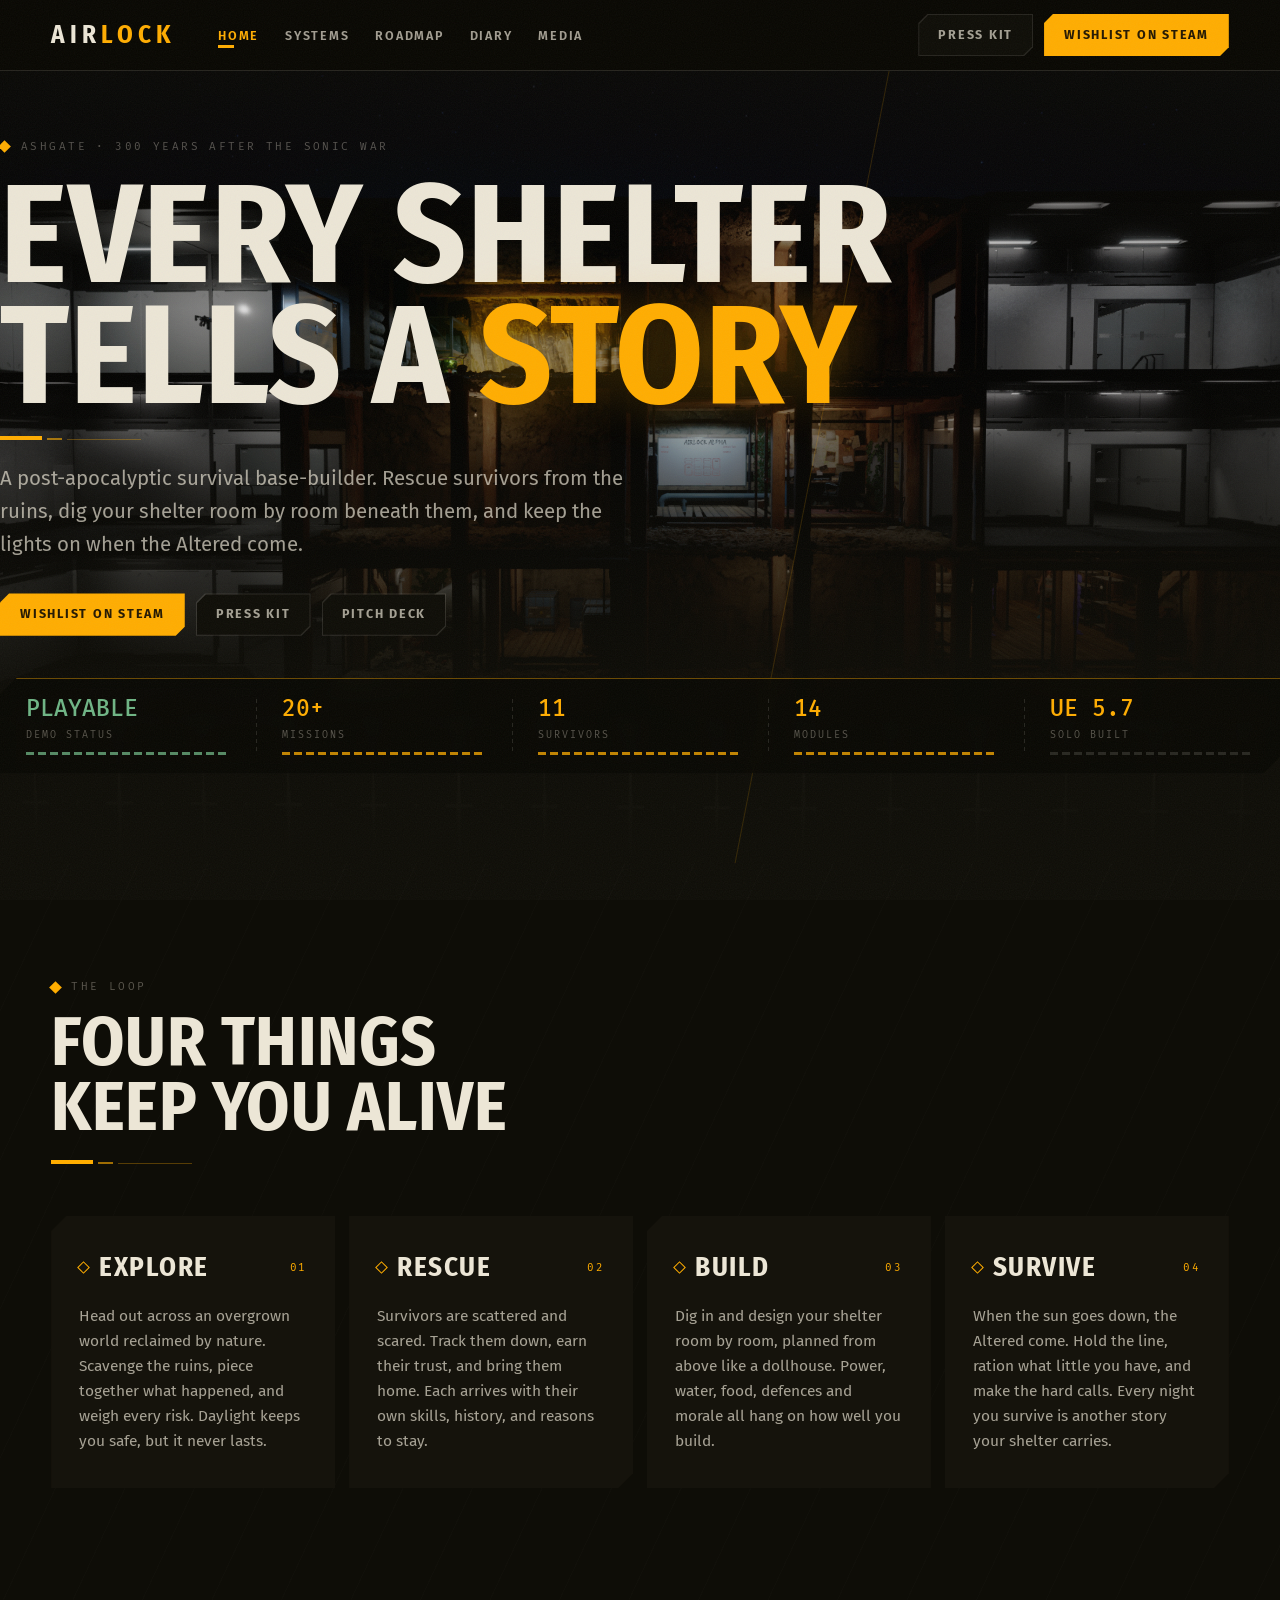
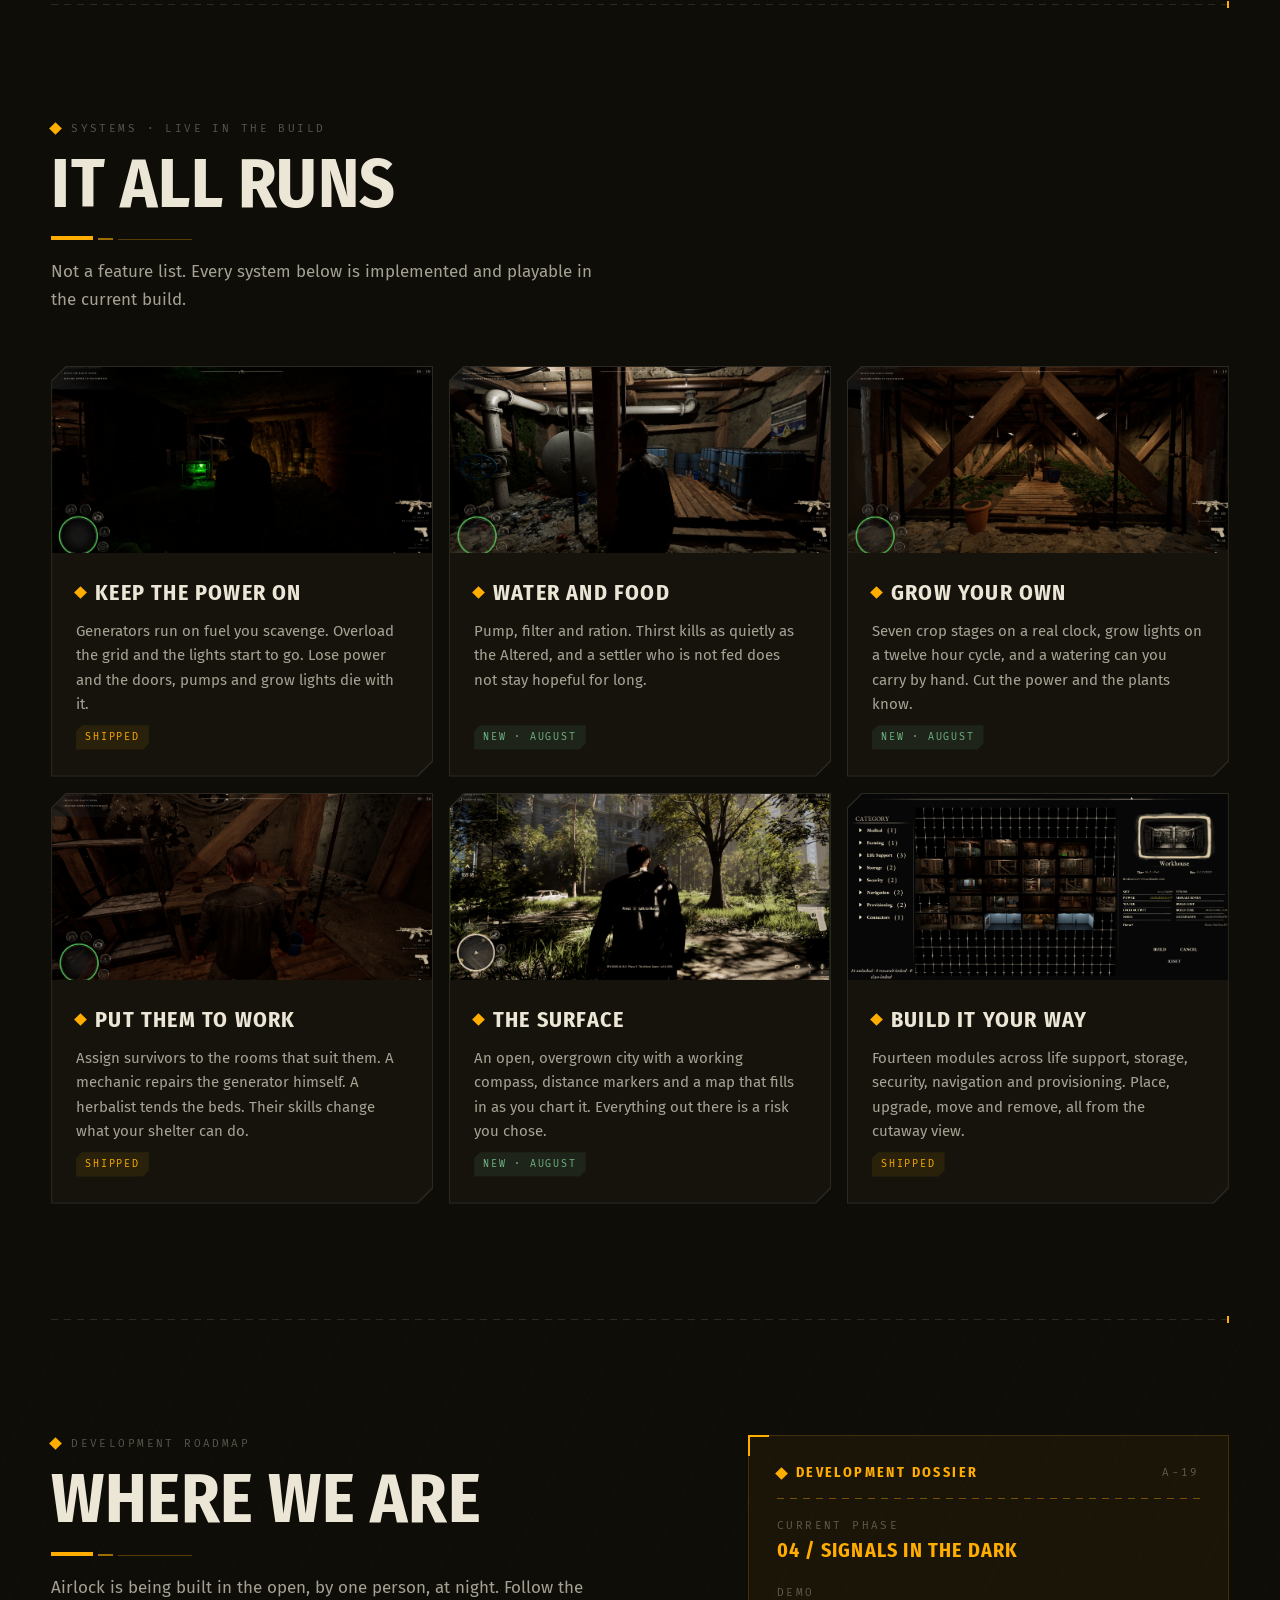
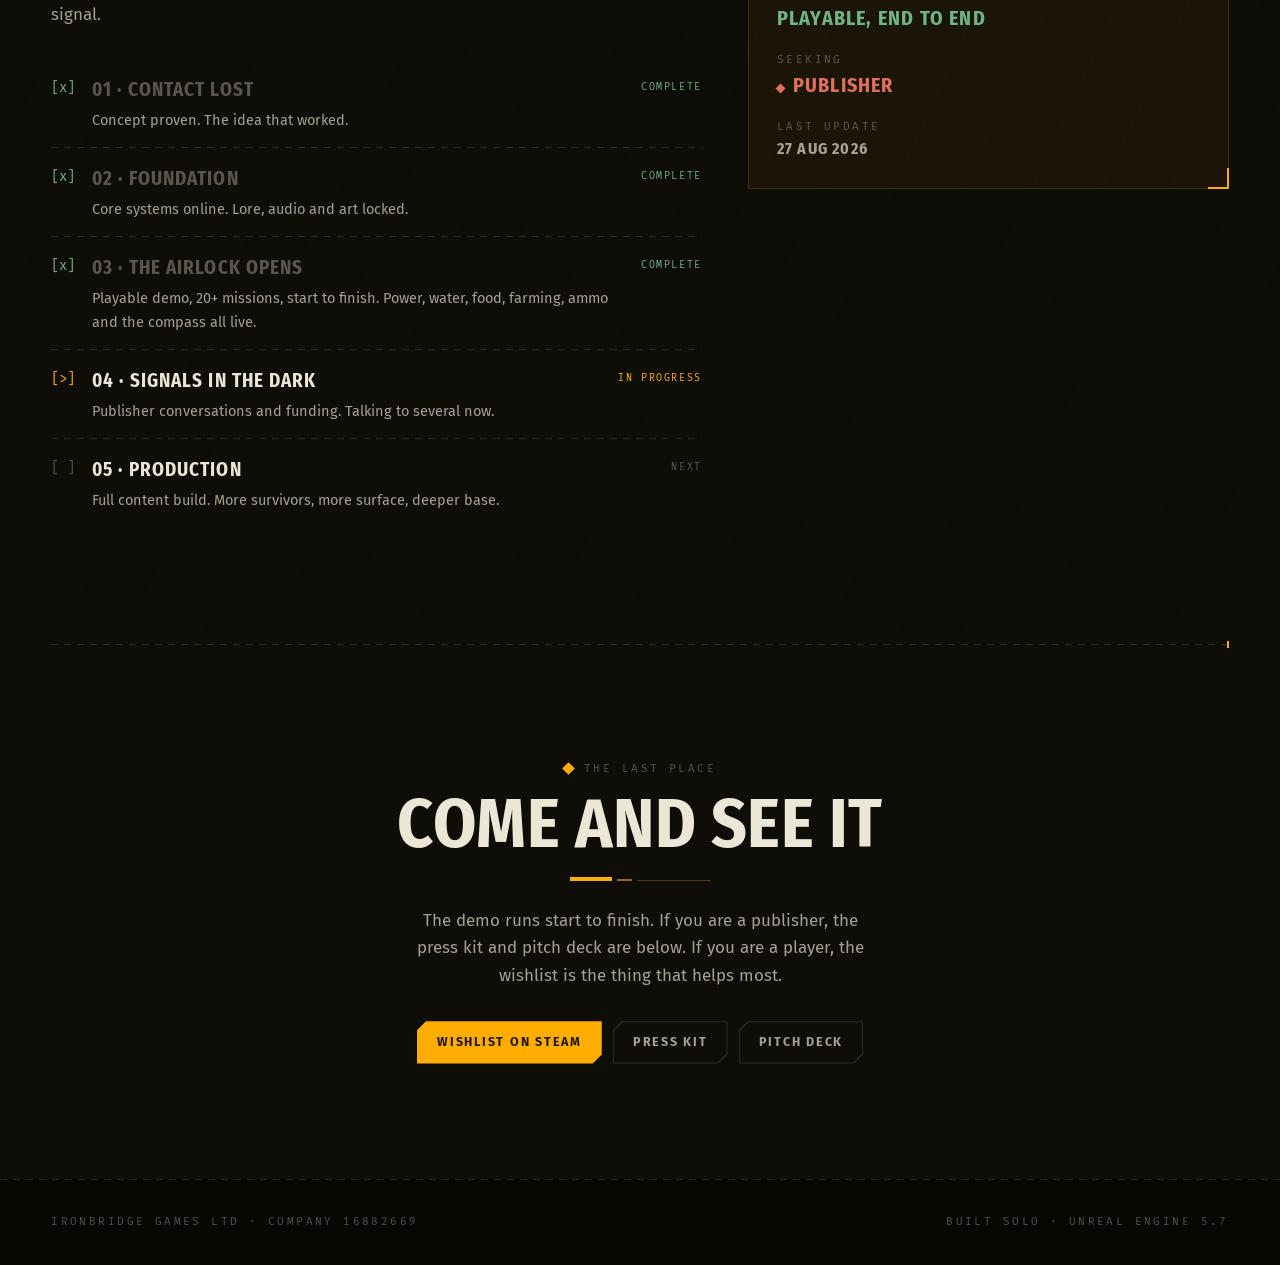
<file: index_NEW.html>
<!DOCTYPE html>
<html lang="en">
<head>
<meta charset="utf-8">
<meta name="viewport" content="width=device-width, initial-scale=1">
<title>AIRLOCK · Every shelter tells a story</title>
<link rel="preconnect" href="https://fonts.googleapis.com">
<link rel="preconnect" href="https://fonts.gstatic.com" crossorigin>
<link href="https://fonts.googleapis.com/css2?family=Fira+Sans+Condensed:wght@500;600;700&family=Fira+Sans:ital,wght@0,300;0,400;0,500;0,600;1,400&family=Fira+Mono:wght@400;500;700&display=swap" rel="stylesheet">
<style>
/* ============================================================
   AIRLOCK — v2. Palette from the game build, shape language
   machined rather than drawn: chamfers not radii, corner
   brackets not frames, segmented rules not solid lines.
   Restraint is the whole trick. Chamfer two panel types, use
   brackets on one thing, keep the type dead straight.
   ============================================================ */
:root{
  --void:#080703;
  --bg:#0e0d07;
  --bg-2:#15130c;
  --bg-3:#1c1911;
  --bone:#ECE6D6;
  --bone-dim:rgba(236,230,214,.68);
  --bone-faint:rgba(236,230,214,.34);
  --line:rgba(236,230,214,.13);
  --gold:#ffad00;
  --gold-line:rgba(255,173,0,.40);
  --ally:#6FB585;
  --danger:#E0705C;
  --max:1500px;
  --c:15px;            /* chamfer depth */
}
*{box-sizing:border-box;margin:0;padding:0}
html{scroll-behavior:smooth}
body{
  background:var(--bg);color:var(--bone);
  font-family:'Fira Sans',system-ui,sans-serif;font-size:17px;line-height:1.62;
  -webkit-font-smoothing:antialiased;overflow-x:hidden;
}
/* grain */
body::after{
  content:'';position:fixed;inset:0;pointer-events:none;z-index:9999;opacity:.05;
  background-image:url("data:image/svg+xml,%3Csvg xmlns='http://www.w3.org/2000/svg' width='140' height='140'%3E%3Cfilter id='n'%3E%3CfeTurbulence type='fractalNoise' baseFrequency='.85' numOctaves='3'/%3E%3C/filter%3E%3Crect width='140' height='140' filter='url(%23n)'/%3E%3C/svg%3E");
}
a{color:inherit;text-decoration:none}
img{max-width:100%;display:block}
.wrap{width:100%;max-width:var(--max);margin:0 auto;padding:0 clamp(22px,4vw,64px)}
.display{font-family:'Fira Sans Condensed',sans-serif;font-weight:700;letter-spacing:.5px;text-wrap:balance}
.label{font-family:'Fira Mono',monospace;font-size:11px;letter-spacing:.22em;text-transform:uppercase;color:var(--bone-faint)}

/* ── SHAPE LANGUAGE ───────────────────────────────────────── */

/* chamfer: two opposite corners sliced. Machined, not drawn. */
.chamf,.chamf-in{
  clip-path:polygon(var(--c) 0,100% 0,100% calc(100% - var(--c)),calc(100% - var(--c)) 100%,0 100%,0 var(--c));
}
.chamf{background:var(--line);padding:1px}          /* the 1px acts as the border */
.chamf-in{background:var(--bg-2);height:100%}
.chamf.gold{background:var(--gold-line)}

/* corner brackets: a reticle, not a frame. Used ONCE, on the dossier. */
.bracket{position:relative}
.bracket::before,.bracket::after{
  content:'';position:absolute;width:19px;height:19px;pointer-events:none;
}
.bracket::before{top:-1px;left:-1px;border-top:2px solid var(--gold);border-left:2px solid var(--gold)}
.bracket::after{bottom:-1px;right:-1px;border-bottom:2px solid var(--gold);border-right:2px solid var(--gold)}

/* segmented rule: discrete blocks, terminating in a cap tick */
.rule{position:relative;height:1px;margin:0;
  background:repeating-linear-gradient(90deg,var(--line) 0 7px,transparent 7px 13px)}
.rule::after{content:'';position:absolute;right:0;top:-3px;width:2px;height:7px;background:var(--gold)}

/* stepped underline: thick short stub, thin long tail. Never symmetrical. */
.step{display:flex;align-items:flex-end;gap:5px;margin-top:20px}
.step i{display:block;background:var(--gold)}
.step i:nth-child(1){width:42px;height:4px}
.step i:nth-child(2){width:15px;height:2px;opacity:.6}
.step i:nth-child(3){width:74px;height:1px;opacity:.3}

/* segmented data bar, under the readout numbers */
.seg{height:3px;margin-top:9px;
  background:repeating-linear-gradient(90deg,var(--gold) 0 8px,transparent 8px 12px);opacity:.75}
.seg.dim{background:repeating-linear-gradient(90deg,var(--bone-faint) 0 8px,transparent 8px 12px);opacity:.4}
.seg.ok{background:repeating-linear-gradient(90deg,var(--ally) 0 8px,transparent 8px 12px)}

/* faint diagonal panelling, barely there */
.panelled{position:relative}
.panelled::before{
  content:'';position:absolute;inset:0;pointer-events:none;opacity:.5;
  background:repeating-linear-gradient(115deg,transparent 0 62px,rgba(236,230,214,.022) 62px 63px);
}

.dia{display:inline-block;width:9px;height:9px;background:var(--gold);transform:rotate(45deg);flex:none}
.dia.hollow{background:none;border:1.5px solid var(--gold)}

/* ── NAV ──────────────────────────────────────────────────── */
nav{position:sticky;top:0;z-index:100;background:rgba(8,7,3,.88);backdrop-filter:blur(12px);border-bottom:1px solid var(--line)}
.nav-in{display:flex;align-items:center;gap:34px;height:70px}
.logo{font-family:'Fira Sans Condensed',sans-serif;font-weight:700;font-size:25px;letter-spacing:5px;color:var(--bone)}
.logo span{color:var(--gold)}
.nav-links{display:flex;gap:26px;list-style:none;margin-left:8px}
.nav-links a{position:relative;font-size:12.5px;font-weight:600;letter-spacing:.14em;text-transform:uppercase;color:var(--bone-dim);padding-bottom:5px;transition:color .15s}
.nav-links a:hover,.nav-links a.on{color:var(--gold)}
.nav-links a.on::after{content:'';position:absolute;left:0;bottom:0;width:16px;height:3px;background:var(--gold)}
.nav-right{margin-left:auto;display:flex;align-items:center;gap:11px}

/* chamfered buttons */
.btn{--c:9px;display:inline-flex;align-items:center;gap:9px;font-size:12.5px;font-weight:700;
  letter-spacing:.14em;text-transform:uppercase;padding:1px;transition:.15s;white-space:nowrap;
  clip-path:polygon(var(--c) 0,100% 0,100% calc(100% - var(--c)),calc(100% - var(--c)) 100%,0 100%,0 var(--c));}
.btn i{display:block;padding:10px 19px;font-style:normal;
  clip-path:polygon(var(--c) 0,100% 0,100% calc(100% - var(--c)),calc(100% - var(--c)) 100%,0 100%,0 var(--c));}
.btn-primary{background:var(--gold)}
.btn-primary i{background:var(--gold);color:#241800}
.btn-primary:hover{background:#ffc23f}.btn-primary:hover i{background:#ffc23f}
.btn-ghost{background:var(--line)}
.btn-ghost i{background:var(--bg);color:var(--bone-dim)}
.btn-ghost:hover{background:var(--gold-line)}.btn-ghost:hover i{color:var(--gold)}

/* ── HERO ─────────────────────────────────────────────────── */
.hero{position:relative;min-height:88vh;display:flex;align-items:flex-end;overflow:hidden}
.hero-img{position:absolute;inset:0}
.hero-img img{width:100%;height:100%;object-fit:cover;object-position:center 42%}
.hero-img::after{content:'';position:absolute;inset:0;background:
  linear-gradient(180deg,rgba(14,13,7,.55) 0%,rgba(14,13,7,.08) 30%,rgba(14,13,7,.93) 80%,var(--bg) 100%),
  radial-gradient(120% 80% at 50% 45%,transparent 28%,rgba(8,7,3,.75) 100%);}
/* one long angled hairline across the hero: structure, not decoration */
.hero::before{content:'';position:absolute;inset:0;z-index:1;pointer-events:none;
  background:linear-gradient(101deg,transparent calc(62% - 1px),rgba(255,173,0,.16) 62%,transparent calc(62% + 1px));}
.hero-in{position:relative;z-index:2;padding:0 0 clamp(46px,7vw,92px)}
.hero-eyebrow{display:flex;align-items:center;gap:12px;margin-bottom:18px}
.hero h1{font-family:'Fira Sans Condensed',sans-serif;font-weight:700;font-size:clamp(58px,11vw,158px);line-height:.86;letter-spacing:1px;text-transform:uppercase}
.hero h1 em{font-style:normal;color:var(--gold);text-shadow:0 0 48px rgba(255,173,0,.3)}
.hero-sub{font-size:clamp(17px,1.6vw,21px);color:var(--bone-dim);max-width:58ch;margin-top:22px}
.hero-cta{display:flex;flex-wrap:wrap;gap:11px;margin-top:32px}

/* readout: chamfered, segmented bars, notched divider between cells */
.readout{--c:17px;display:flex;flex-wrap:wrap;margin-top:42px;background:rgba(8,7,3,.62);backdrop-filter:blur(6px);
  clip-path:polygon(var(--c) 0,100% 0,100% calc(100% - var(--c)),calc(100% - var(--c)) 100%,0 100%,0 var(--c));
  border-top:1px solid var(--gold-line)}
.readout>div{padding:16px 26px 18px;flex:1 1 148px;position:relative}
.readout>div+div::before{content:'';position:absolute;left:0;top:22%;bottom:22%;width:1px;
  background:repeating-linear-gradient(180deg,var(--line) 0 4px,transparent 4px 8px)}
.readout b{display:block;font-family:'Fira Mono',monospace;font-size:23px;font-weight:500;color:var(--gold);font-variant-numeric:tabular-nums;line-height:1.2}
.readout b.ok{color:var(--ally)}
.readout span{display:block;font-family:'Fira Mono',monospace;font-size:10px;letter-spacing:.2em;text-transform:uppercase;color:var(--bone-faint);margin-top:5px}

/* ── SECTIONS ─────────────────────────────────────────────── */
section{padding:clamp(64px,9vw,132px) 0;position:relative}
.sec-head{margin-bottom:52px;max-width:74ch}
.sec-eyebrow{display:flex;align-items:center;gap:11px;margin-bottom:14px}
h2{font-family:'Fira Sans Condensed',sans-serif;font-weight:700;font-size:clamp(36px,5.4vw,76px);line-height:.94;letter-spacing:.5px;text-transform:uppercase;text-wrap:balance}
.sec-sub{color:var(--bone-dim);margin-top:18px;max-width:62ch}

/* pillars: alternating chamfer direction so the row reads machined */
.pillars{display:grid;grid-template-columns:repeat(auto-fit,minmax(258px,1fr));gap:14px}
.pillar{padding:30px 28px 34px;background:var(--bg-2);position:relative;
  clip-path:polygon(var(--c) 0,100% 0,100% 100%,0 100%,0 var(--c));transition:background .2s}
.pillar:nth-child(even){clip-path:polygon(0 0,100% 0,100% calc(100% - var(--c)),calc(100% - var(--c)) 100%,0 100%)}
.pillar:hover{background:var(--bg-3)}
.pillar-top{display:flex;align-items:center;gap:11px;margin-bottom:14px}
.pillar h3{font-family:'Fira Sans Condensed',sans-serif;font-weight:700;font-size:27px;letter-spacing:1.5px;text-transform:uppercase}
.pillar p{font-size:15.5px;color:var(--bone-dim)}
.pillar .num{font-family:'Fira Mono',monospace;font-size:11px;color:var(--gold);letter-spacing:.16em;margin-left:auto}

/* systems */
.sys{display:grid;grid-template-columns:repeat(auto-fit,minmax(300px,1fr));gap:16px}
.card-b{padding:22px 24px 26px;display:flex;flex-direction:column;gap:9px;flex:1}
.card-b h3{font-family:'Fira Sans Condensed',sans-serif;font-weight:700;font-size:22px;letter-spacing:1.2px;text-transform:uppercase;display:flex;align-items:center;gap:10px}
.card-b p{font-size:15px;color:var(--bone-dim)}
.chamf-in{display:flex;flex-direction:column}
.card-img{width:100%;height:186px;object-fit:cover;filter:saturate(.9)}
.tag{font-family:'Fira Mono',monospace;font-size:10px;letter-spacing:.18em;text-transform:uppercase;padding:4px 9px;color:var(--gold);align-self:flex-start;margin-top:auto;
  background:rgba(255,173,0,.09);clip-path:polygon(6px 0,100% 0,100% calc(100% - 6px),calc(100% - 6px) 100%,0 100%,0 6px)}
.tag.new{color:var(--ally);background:rgba(111,181,133,.1)}

/* dossier */
.dossier-grid{display:grid;grid-template-columns:1.15fr .85fr;gap:46px;align-items:start}
.dossier{background:rgba(255,173,0,.05);padding:26px 28px;border:1px solid rgba(255,173,0,.18)}
.dos-top{display:flex;align-items:center;justify-content:space-between;gap:14px;padding-bottom:14px;margin-bottom:18px;
  background:repeating-linear-gradient(90deg,var(--gold-line) 0 7px,transparent 7px 13px) bottom/100% 1px no-repeat}
.dos-top .l{display:flex;align-items:center;gap:10px;font-family:'Fira Sans Condensed',sans-serif;font-weight:700;letter-spacing:2.4px;font-size:14px;text-transform:uppercase;color:var(--gold)}
.dos-row{margin-bottom:17px}
.dos-val{font-family:'Fira Sans Condensed',sans-serif;font-weight:700;letter-spacing:1.2px;font-size:20px;color:var(--gold);text-transform:uppercase}
.dos-val.ok{color:var(--ally)}
.dos-val.live{color:var(--danger)}
.pulse{display:inline-block;width:7px;height:7px;background:var(--danger);margin-right:9px;transform:rotate(45deg);animation:p 1.9s ease-in-out infinite}
@keyframes p{0%,100%{opacity:1}50%{opacity:.2}}
@media(prefers-reduced-motion:reduce){.pulse{animation:none}}

/* phases as objective rows */
.phase{display:flex;gap:15px;padding:16px 0;align-items:flex-start;
  background:repeating-linear-gradient(90deg,var(--line) 0 7px,transparent 7px 13px) bottom/100% 1px no-repeat}
.phase:last-child{background:none}
.tick{font-family:'Fira Mono',monospace;font-size:14px;color:var(--bone-faint);flex:none;margin-top:2px;width:26px}
.tick.done{color:var(--ally)}
.tick.now{color:var(--gold)}
.phase-b h4{font-family:'Fira Sans Condensed',sans-serif;font-weight:700;font-size:19px;letter-spacing:1.1px;text-transform:uppercase}
.phase.is-done h4{color:var(--bone-faint)}
.phase-b p{font-size:14.5px;color:var(--bone-dim);margin-top:3px}
.phase .st{margin-left:auto;font-family:'Fira Mono',monospace;font-size:10px;letter-spacing:.16em;text-transform:uppercase;color:var(--bone-faint);flex:none;padding-top:4px}
.phase .st.done{color:var(--ally)}
.phase .st.now{color:var(--gold)}

.close{text-align:center}
.close h2{margin-bottom:18px}
.close p{color:var(--bone-dim);max-width:52ch;margin:0 auto 30px}
.close .hero-cta{justify-content:center}
.close .step{justify-content:center;margin-bottom:26px}
footer{padding:34px 0;background:var(--void);
  background-image:repeating-linear-gradient(90deg,var(--line) 0 7px,transparent 7px 13px);background-size:100% 1px;background-repeat:no-repeat;background-position:top}
.foot-in{display:flex;flex-wrap:wrap;gap:16px;align-items:center;justify-content:space-between}

@media(max-width:900px){
  .dossier-grid{grid-template-columns:1fr;gap:34px}
  .nav-links{display:none}
}
</style>
</head>
<body>

<nav>
  <div class="wrap nav-in">
    <div class="logo">AIR<span>LOCK</span></div>
    <ul class="nav-links">
      <li><a href="#" class="on">Home</a></li>
      <li><a href="#systems">Systems</a></li>
      <li><a href="#status">Roadmap</a></li>
      <li><a href="diary.html">Diary</a></li>
      <li><a href="media.html">Media</a></li>
    </ul>
    <div class="nav-right">
      <a class="btn btn-ghost" href="AIRLOCK_Press_Kit.pdf"><i>Press Kit</i></a>
      <a class="btn btn-primary" href="https://store.steampowered.com/app/4652950/"><i>Wishlist on Steam</i></a>
    </div>
  </div>
</nav>

<header class="hero">
  <div class="hero-img"><img src="Airlock_UnderWorld_DollhouseView.jpeg" alt="Cutaway view of the airlock shelter, room by room"></div>
  <div class="wrap hero-in">
    <div class="hero-eyebrow"><span class="dia"></span><span class="label">Ashgate · 300 years after the sonic war</span></div>
    <h1>Every shelter<br>tells a <em>story</em></h1>
    <div class="step"><i></i><i></i><i></i></div>
    <p class="hero-sub">A post-apocalyptic survival base-builder. Rescue survivors from the ruins, dig your shelter room by room beneath them, and keep the lights on when the Altered come.</p>
    <div class="hero-cta">
      <a class="btn btn-primary" href="https://store.steampowered.com/app/4652950/"><i>Wishlist on Steam</i></a>
      <a class="btn btn-ghost" href="AIRLOCK_Press_Kit.pdf"><i>Press Kit</i></a>
      <a class="btn btn-ghost" href="AIRLOCK_Pitch_Deck.pdf"><i>Pitch Deck</i></a>
    </div>
    <div class="readout">
      <div><b class="ok">PLAYABLE</b><span>Demo status</span><div class="seg ok"></div></div>
      <div><b>20+</b><span>Missions</span><div class="seg"></div></div>
      <div><b>11</b><span>Survivors</span><div class="seg"></div></div>
      <div><b>14</b><span>Modules</span><div class="seg"></div></div>
      <div><b>UE 5.7</b><span>Solo built</span><div class="seg dim"></div></div>
    </div>
  </div>
</header>

<section class="panelled">
  <div class="wrap">
    <div class="sec-head">
      <div class="sec-eyebrow"><span class="dia"></span><span class="label">The loop</span></div>
      <h2>Four things<br>keep you alive</h2>
      <div class="step"><i></i><i></i><i></i></div>
    </div>
    <div class="pillars">
      <article class="pillar">
        <div class="pillar-top"><span class="dia hollow"></span><h3>Explore</h3><span class="num">01</span></div>
        <p>Head out across an overgrown world reclaimed by nature. Scavenge the ruins, piece together what happened, and weigh every risk. Daylight keeps you safe, but it never lasts.</p>
      </article>
      <article class="pillar">
        <div class="pillar-top"><span class="dia hollow"></span><h3>Rescue</h3><span class="num">02</span></div>
        <p>Survivors are scattered and scared. Track them down, earn their trust, and bring them home. Each arrives with their own skills, history, and reasons to stay.</p>
      </article>
      <article class="pillar">
        <div class="pillar-top"><span class="dia hollow"></span><h3>Build</h3><span class="num">03</span></div>
        <p>Dig in and design your shelter room by room, planned from above like a dollhouse. Power, water, food, defences and morale all hang on how well you build.</p>
      </article>
      <article class="pillar">
        <div class="pillar-top"><span class="dia hollow"></span><h3>Survive</h3><span class="num">04</span></div>
        <p>When the sun goes down, the Altered come. Hold the line, ration what little you have, and make the hard calls. Every night you survive is another story your shelter carries.</p>
      </article>
    </div>
  </div>
</section>

<div class="wrap"><div class="rule"></div></div>

<section id="systems">
  <div class="wrap">
    <div class="sec-head">
      <div class="sec-eyebrow"><span class="dia"></span><span class="label">Systems · live in the build</span></div>
      <h2>It all runs</h2>
      <div class="step"><i></i><i></i><i></i></div>
      <p class="sec-sub">Not a feature list. Every system below is implemented and playable in the current build.</p>
    </div>
    <div class="sys">
      <div class="chamf"><div class="chamf-in">
        <img class="card-img" src="SP_AIR_PowerRoom_01.jpg" alt="The power room">
        <div class="card-b"><h3><span class="dia"></span>Keep the power on</h3>
          <p>Generators run on fuel you scavenge. Overload the grid and the lights start to go. Lose power and the doors, pumps and grow lights die with it.</p>
          <span class="tag">Shipped</span></div>
      </div></div>
      <div class="chamf"><div class="chamf-in">
        <img class="card-img" src="SP_AIR_WaterRoom_01.jpg" alt="The water room">
        <div class="card-b"><h3><span class="dia"></span>Water and food</h3>
          <p>Pump, filter and ration. Thirst kills as quietly as the Altered, and a settler who is not fed does not stay hopeful for long.</p>
          <span class="tag new">New · August</span></div>
      </div></div>
      <div class="chamf"><div class="chamf-in">
        <img class="card-img" src="SP_AIR_GreenHouse_01_A.jpg" alt="The greenhouse">
        <div class="card-b"><h3><span class="dia"></span>Grow your own</h3>
          <p>Seven crop stages on a real clock, grow lights on a twelve hour cycle, and a watering can you carry by hand. Cut the power and the plants know.</p>
          <span class="tag new">New · August</span></div>
      </div></div>
      <div class="chamf"><div class="chamf-in">
        <img class="card-img" src="SP_AIR_WorkshopRoom_01.jpg" alt="The workshop">
        <div class="card-b"><h3><span class="dia"></span>Put them to work</h3>
          <p>Assign survivors to the rooms that suit them. A mechanic repairs the generator himself. A herbalist tends the beds. Their skills change what your shelter can do.</p>
          <span class="tag">Shipped</span></div>
      </div></div>
      <div class="chamf"><div class="chamf-in">
        <img class="card-img" src="SP_AIR_Surface_new.jpg" alt="The surface">
        <div class="card-b"><h3><span class="dia"></span>The surface</h3>
          <p>An open, overgrown city with a working compass, distance markers and a map that fills in as you chart it. Everything out there is a risk you chose.</p>
          <span class="tag new">New · August</span></div>
      </div></div>
      <div class="chamf"><div class="chamf-in">
        <img class="card-img" src="SP_AIR_Building_01_A.jpg" alt="Building the shelter">
        <div class="card-b"><h3><span class="dia"></span>Build it your way</h3>
          <p>Fourteen modules across life support, storage, security, navigation and provisioning. Place, upgrade, move and remove, all from the cutaway view.</p>
          <span class="tag">Shipped</span></div>
      </div></div>
    </div>
  </div>
</section>

<div class="wrap"><div class="rule"></div></div>

<section id="status" class="panelled">
  <div class="wrap">
    <div class="dossier-grid">
      <div>
        <div class="sec-head" style="margin-bottom:30px">
          <div class="sec-eyebrow"><span class="dia"></span><span class="label">Development roadmap</span></div>
          <h2>Where we are</h2>
          <div class="step"><i></i><i></i><i></i></div>
          <p class="sec-sub">Airlock is being built in the open, by one person, at night. Follow the signal.</p>
        </div>
        <div class="phase is-done"><span class="tick done">[x]</span><div class="phase-b"><h4>01 · Contact Lost</h4><p>Concept proven. The idea that worked.</p></div><span class="st done">Complete</span></div>
        <div class="phase is-done"><span class="tick done">[x]</span><div class="phase-b"><h4>02 · Foundation</h4><p>Core systems online. Lore, audio and art locked.</p></div><span class="st done">Complete</span></div>
        <div class="phase is-done"><span class="tick done">[x]</span><div class="phase-b"><h4>03 · The Airlock Opens</h4><p>Playable demo, 20+ missions, start to finish. Power, water, food, farming, ammo and the compass all live.</p></div><span class="st done">Complete</span></div>
        <div class="phase"><span class="tick now">[&gt;]</span><div class="phase-b"><h4>04 · Signals In The Dark</h4><p>Publisher conversations and funding. Talking to several now.</p></div><span class="st now">In progress</span></div>
        <div class="phase"><span class="tick">[ ]</span><div class="phase-b"><h4>05 · Production</h4><p>Full content build. More survivors, more surface, deeper base.</p></div><span class="st">Next</span></div>
      </div>
      <aside class="dossier bracket">
        <div class="dos-top"><span class="l"><span class="dia"></span>Development Dossier</span><span class="label">A-19</span></div>
        <div class="dos-row"><div class="label">Current phase</div><div class="dos-val">04 / Signals In The Dark</div></div>
        <div class="dos-row"><div class="label">Demo</div><div class="dos-val ok">Playable, end to end</div></div>
        <div class="dos-row"><div class="label">Seeking</div><div class="dos-val live"><span class="pulse"></span>Publisher</div></div>
        <div class="dos-row" style="margin-bottom:0"><div class="label">Last update</div><div class="dos-val" style="font-size:16px;color:var(--bone-dim)">27 Aug 2026</div></div>
      </aside>
    </div>
  </div>
</section>

<div class="wrap"><div class="rule"></div></div>

<section class="close">
  <div class="wrap">
    <div class="sec-eyebrow" style="justify-content:center"><span class="dia"></span><span class="label">The last place</span></div>
    <h2>Come and see it</h2>
    <div class="step"><i></i><i></i><i></i></div>
    <p>The demo runs start to finish. If you are a publisher, the press kit and pitch deck are below. If you are a player, the wishlist is the thing that helps most.</p>
    <div class="hero-cta">
      <a class="btn btn-primary" href="https://store.steampowered.com/app/4652950/"><i>Wishlist on Steam</i></a>
      <a class="btn btn-ghost" href="AIRLOCK_Press_Kit.pdf"><i>Press Kit</i></a>
      <a class="btn btn-ghost" href="AIRLOCK_Pitch_Deck.pdf"><i>Pitch Deck</i></a>
    </div>
  </div>
</section>

<footer>
  <div class="wrap foot-in">
    <span class="label">Ironbridge Games Ltd · Company 16882669</span>
    <span class="label">Built solo · Unreal Engine 5.7</span>
  </div>
</footer>

</body>
</html>
</file>
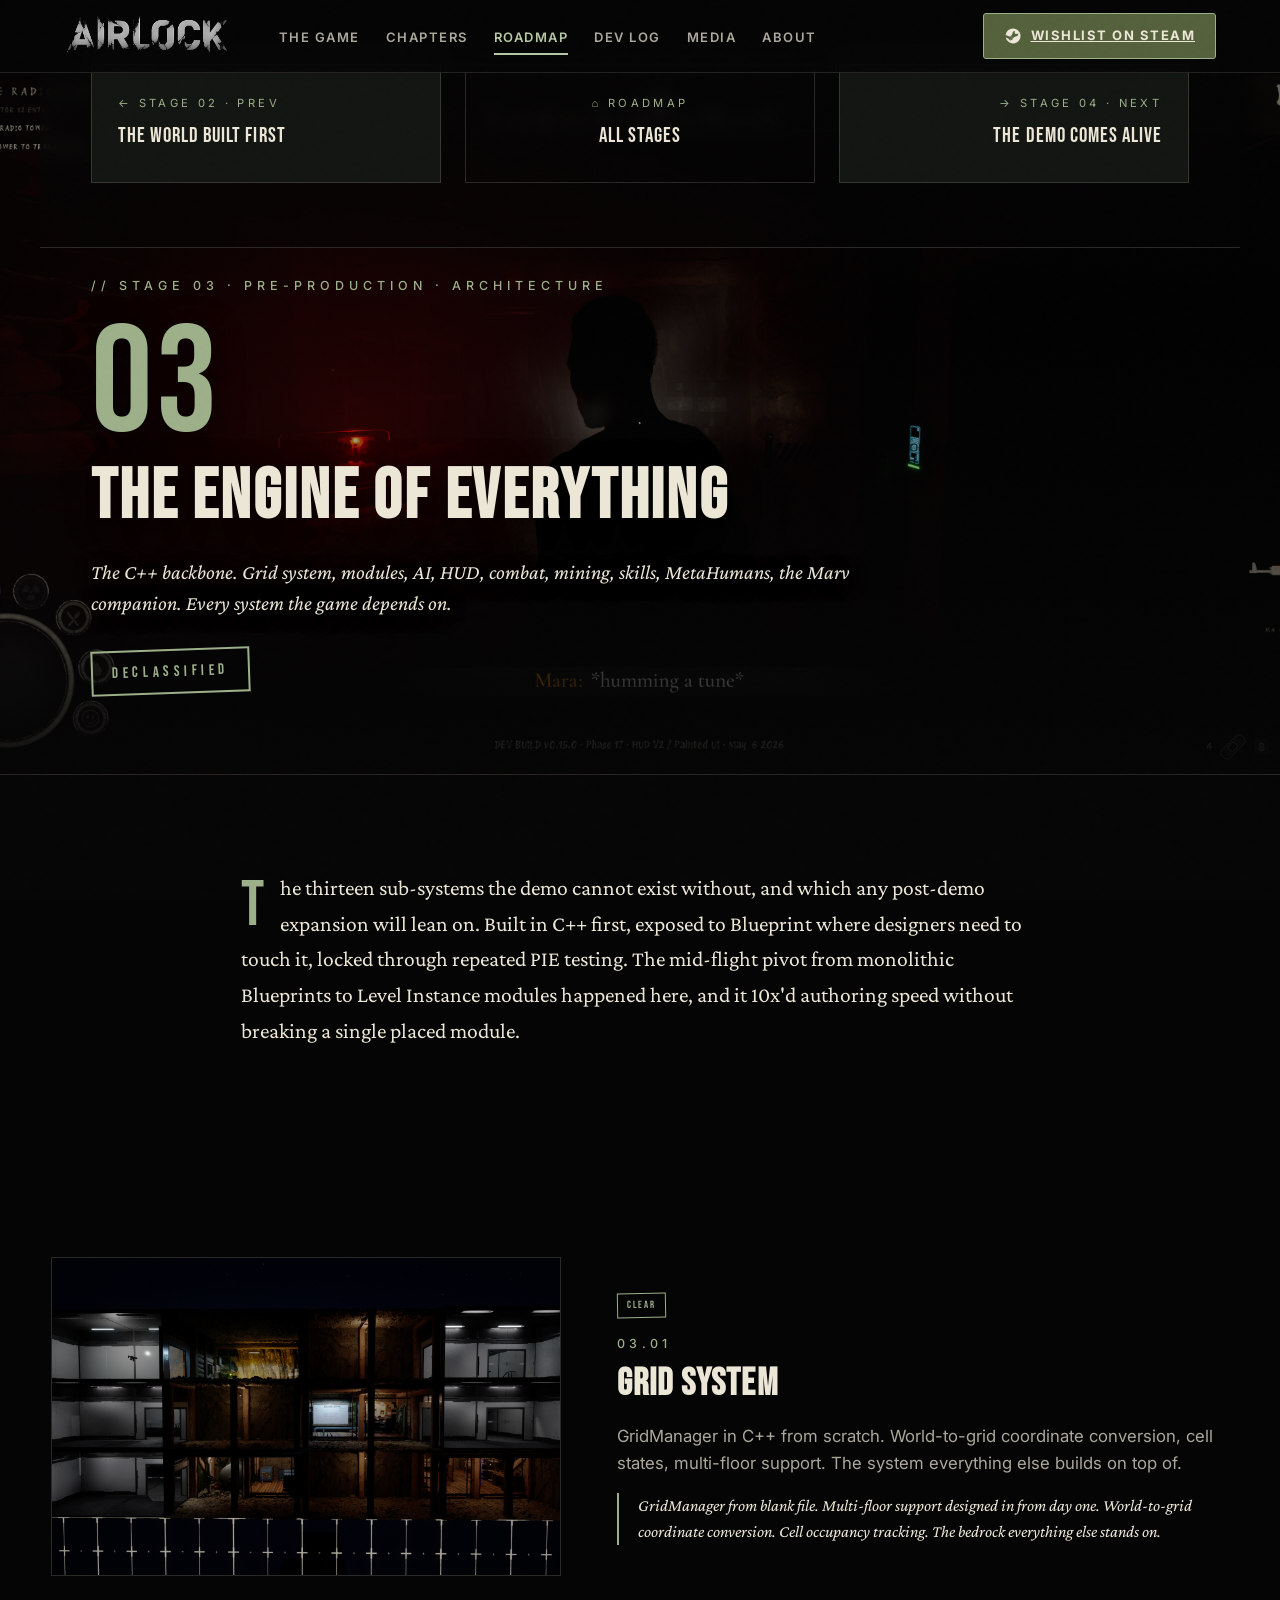
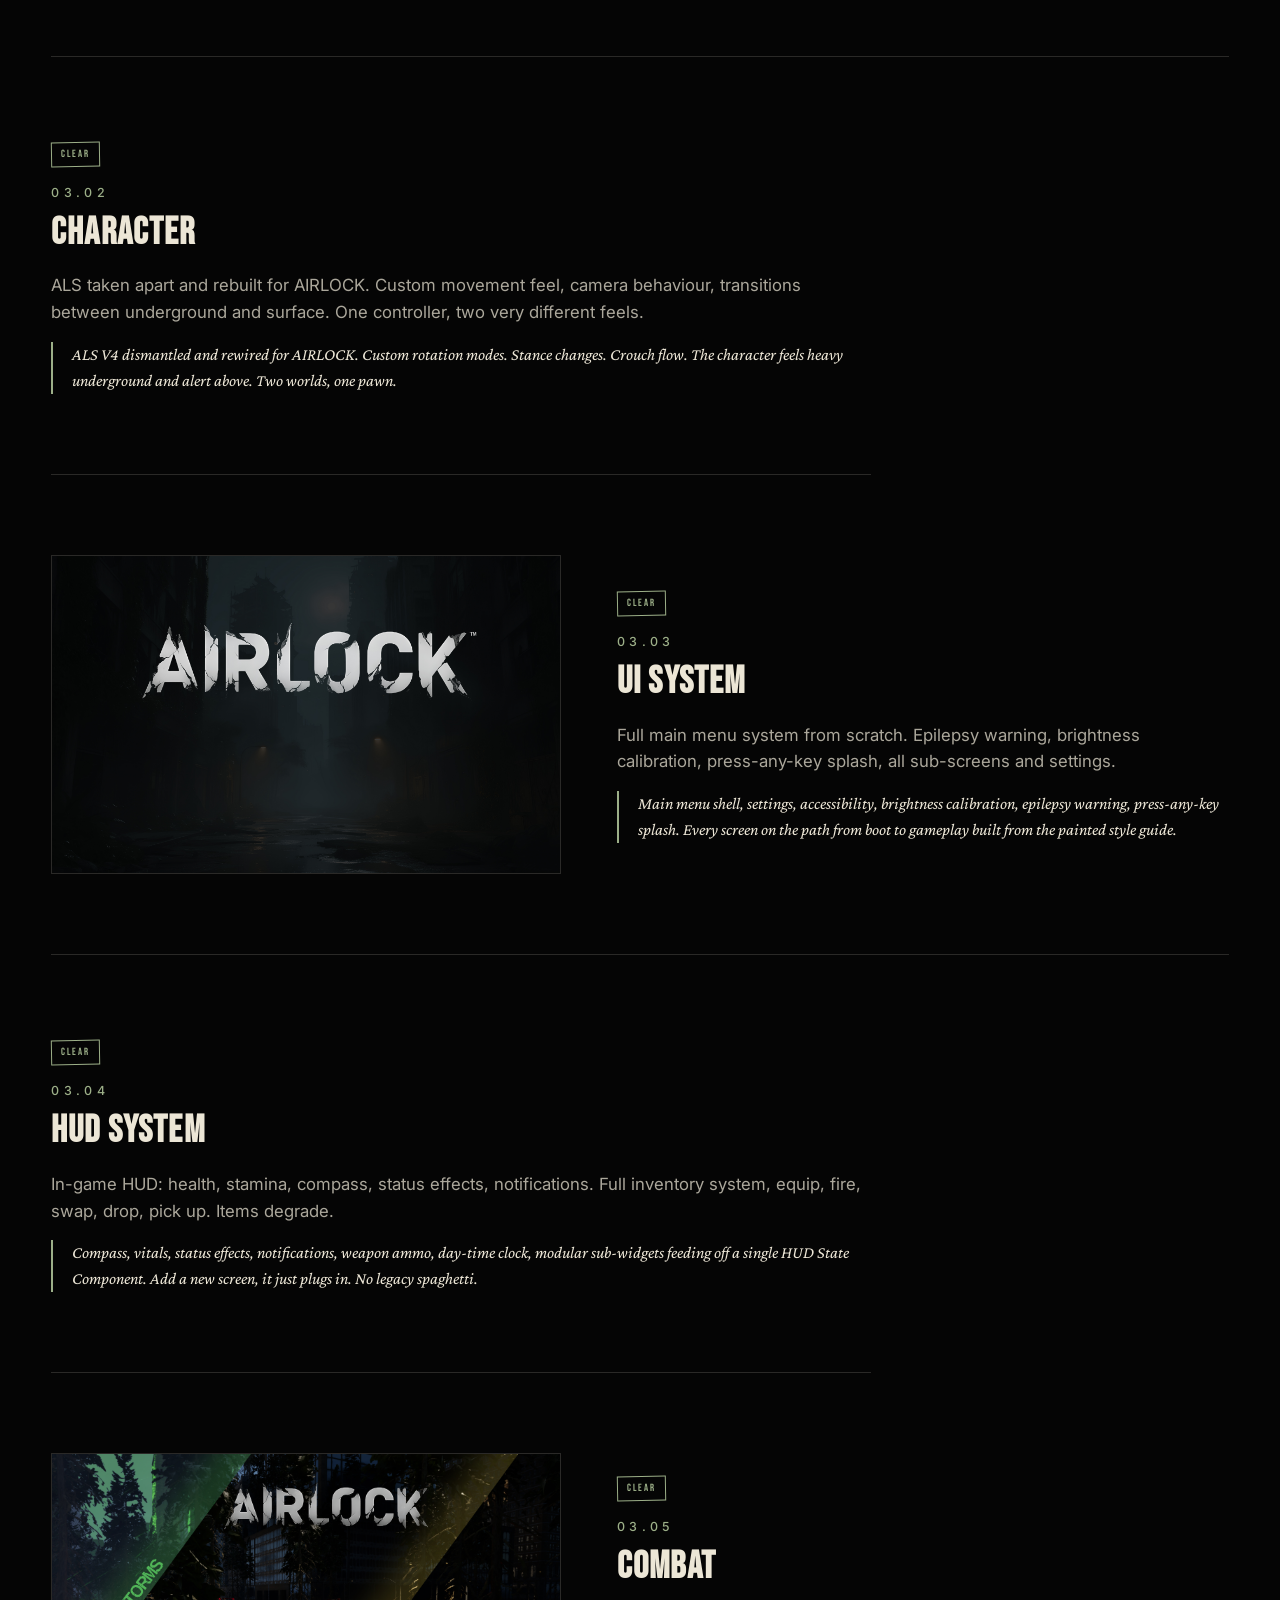
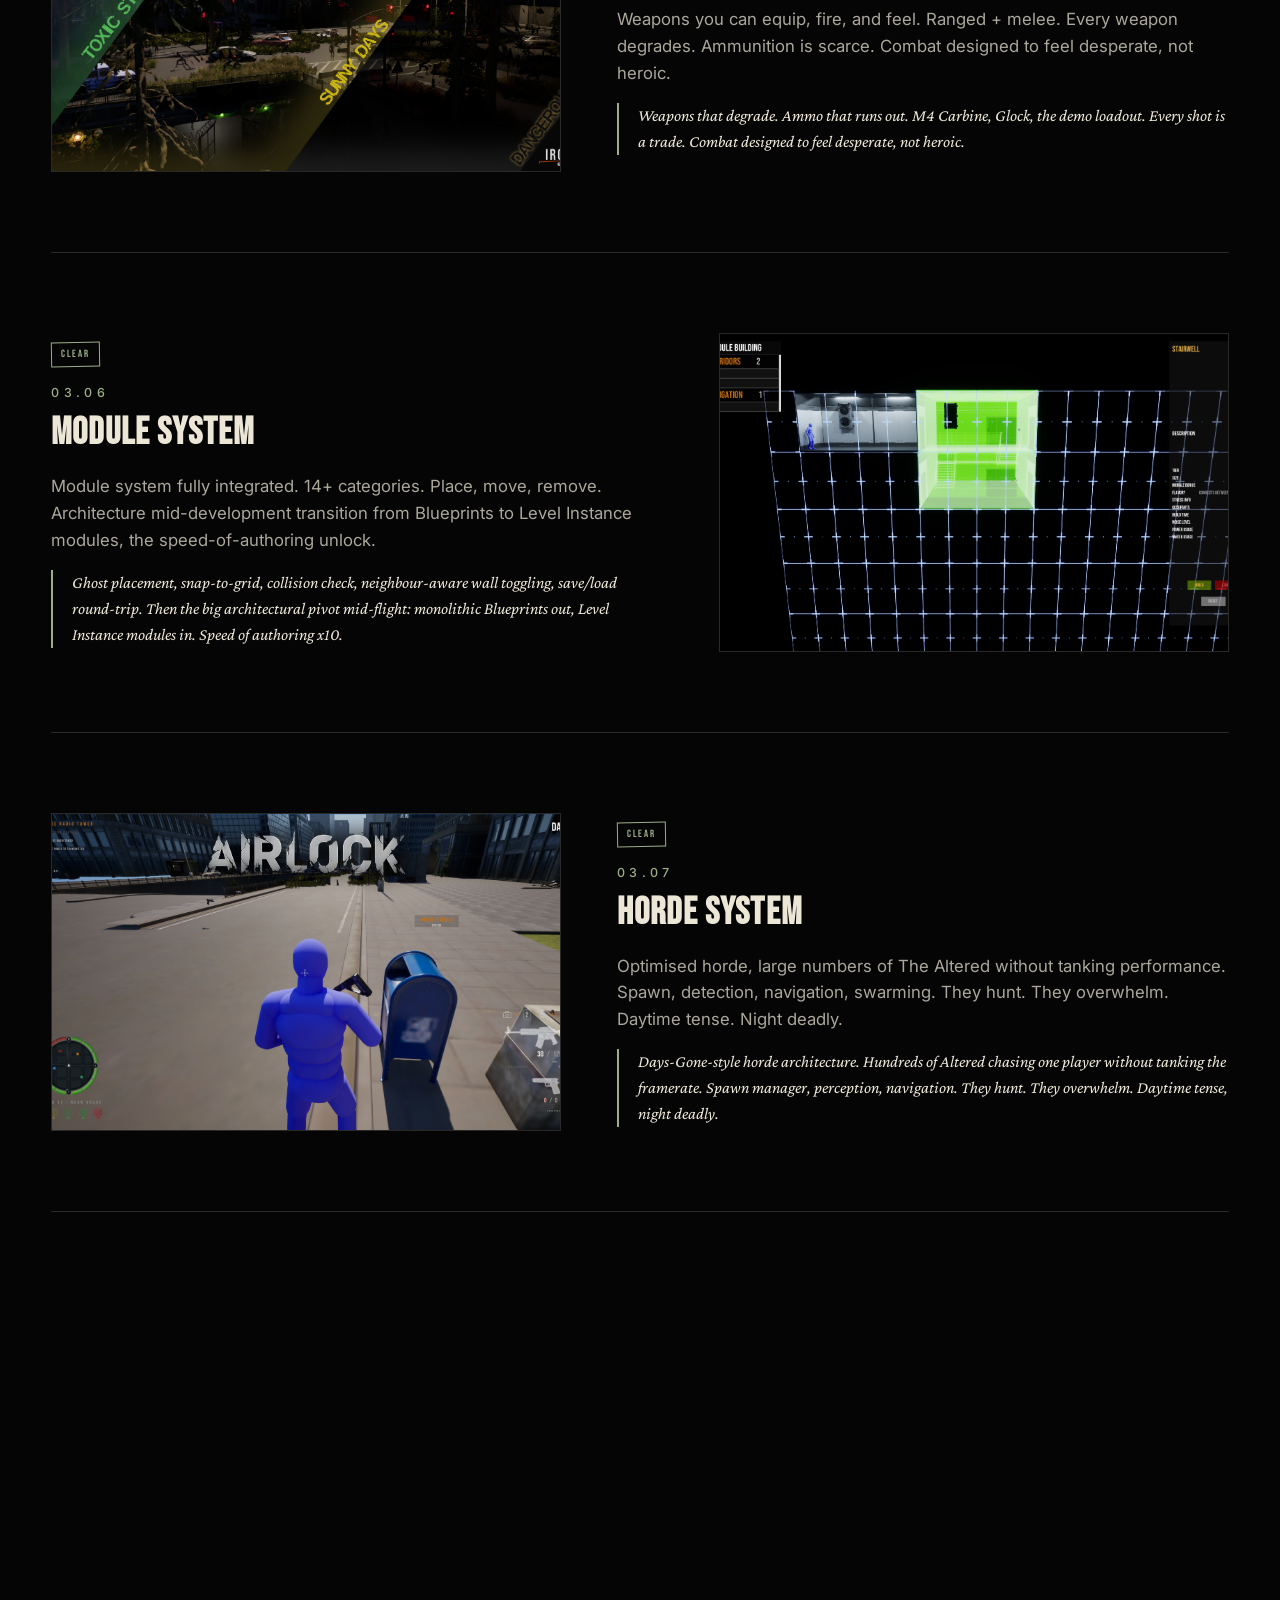
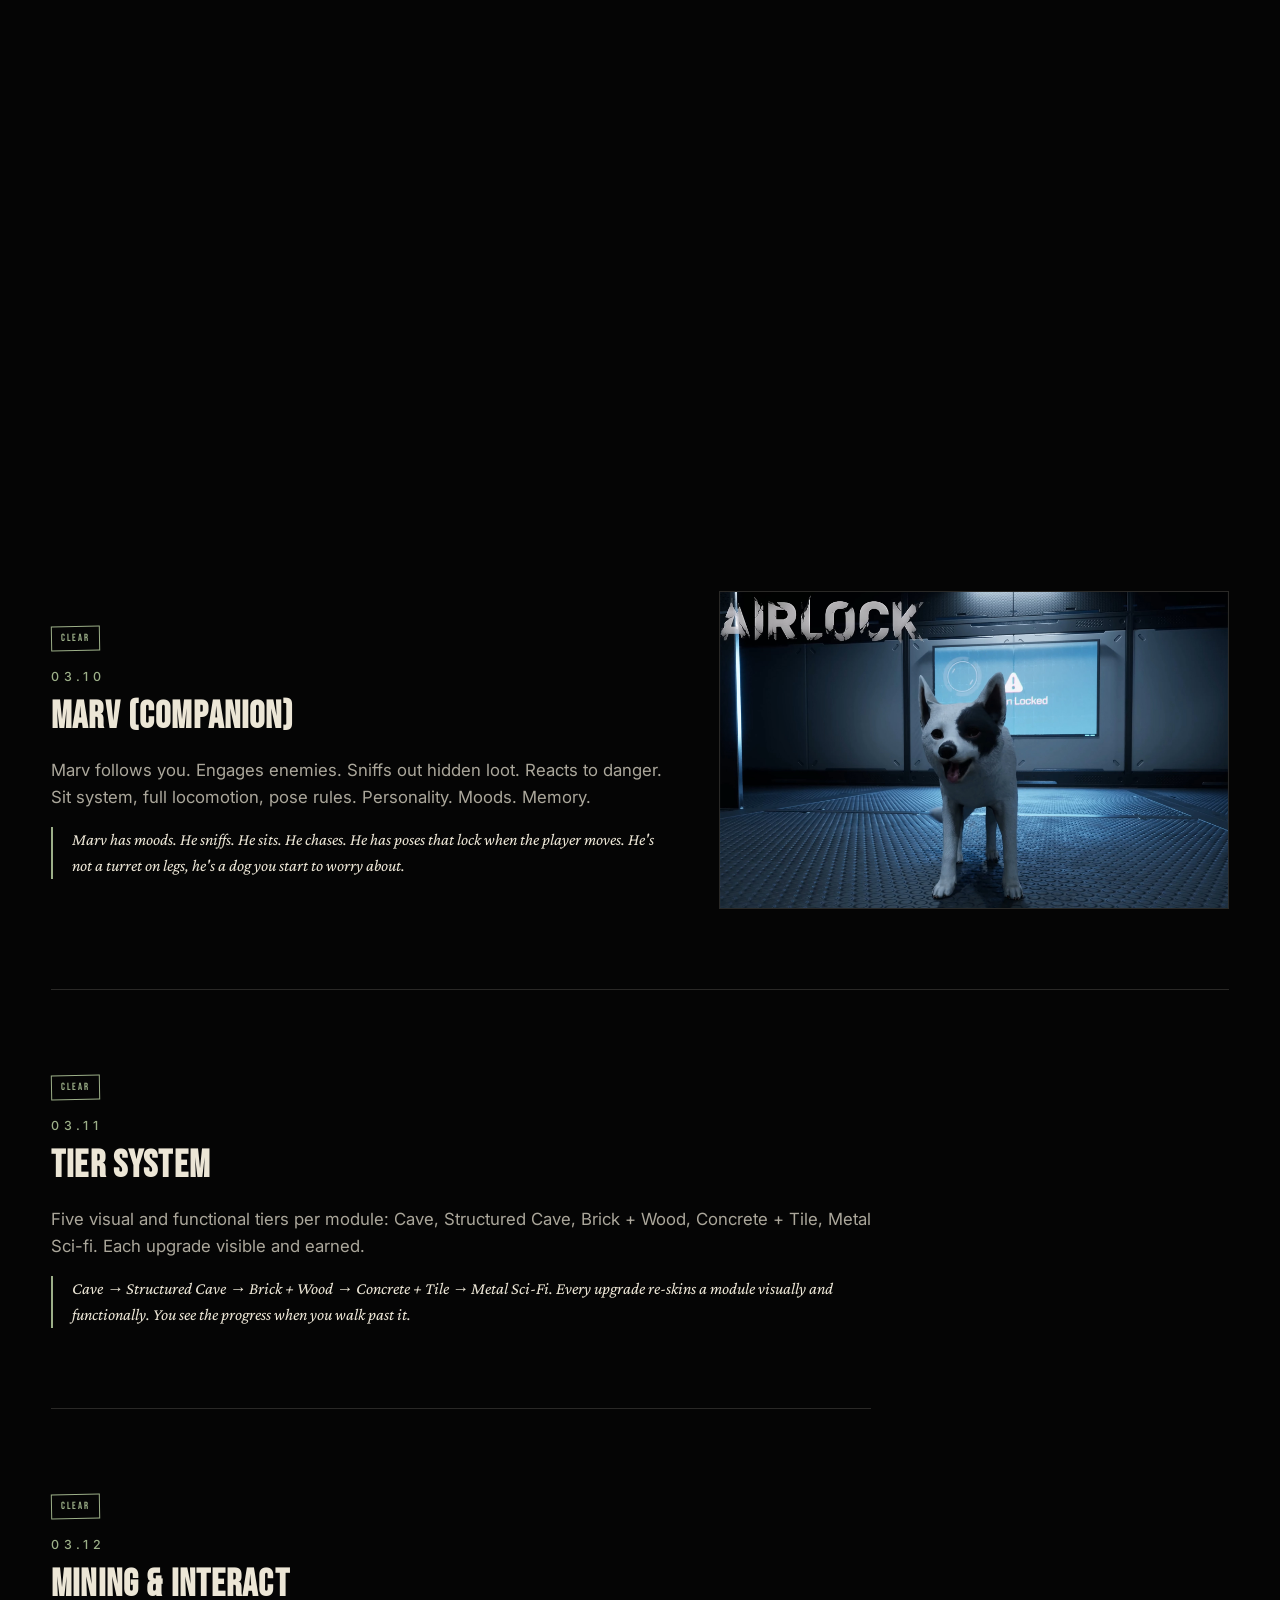
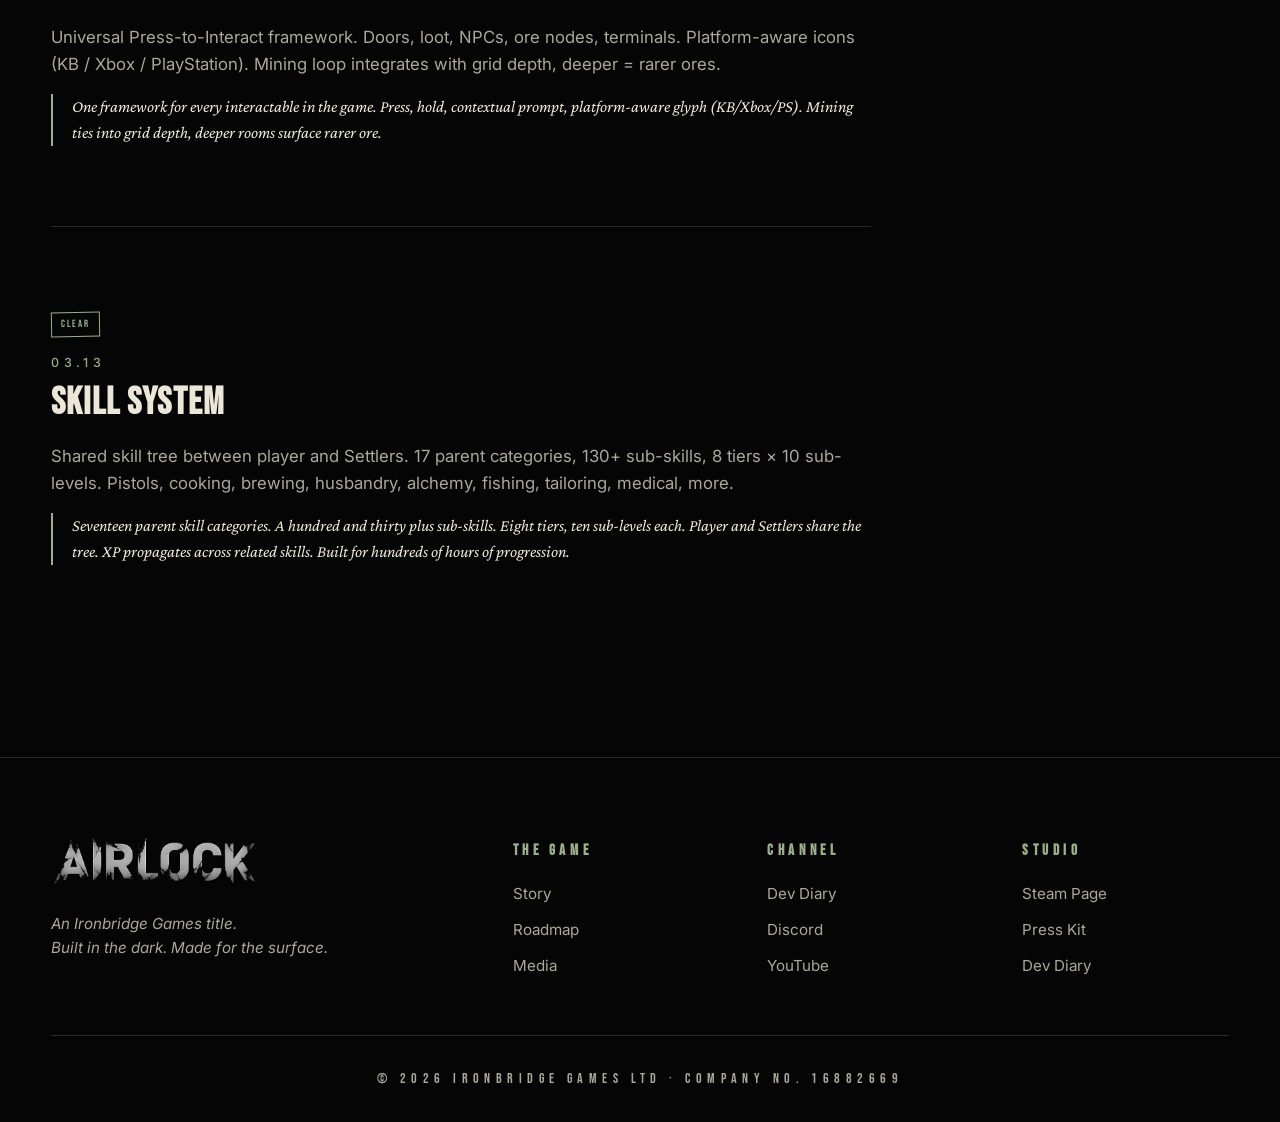
<file: stage-architecture.html>
<!DOCTYPE html>
<html lang="en">
<head>
<meta charset="UTF-8">
<meta name="viewport" content="width=device-width, initial-scale=1.0">
<title>AIRLOCK · Stage 03 · Pre-Production · Architecture</title>
<meta name="description" content="The C++ backbone. Grid system, modules, AI, HUD, combat, mining, skills, MetaHumans, the Marv companion. Every system the game depends on.">
<link rel="preconnect" href="https://fonts.googleapis.com">
<link rel="preconnect" href="https://fonts.gstatic.com" crossorigin>
<link href="https://fonts.googleapis.com/css2?family=Bebas+Neue&family=Crimson+Pro:ital,wght@0,400;0,500;1,400&family=Inter:wght@300;400;500;600&display=swap" rel="stylesheet">
<style>:root{--black:#050505;--bg:#0A0A0A;--bg-2:#141414;--bg-3:#1C1C1C;--bone:#ECE6D6;--bone-dim:rgba(236,230,214,0.7);--bone-faint:rgba(236,230,214,0.18);--accent:#D4A046;--accent-bright:#E8B86C;--crit:#C8463A;--green:#6FB85C;--classified:#8B2A2A;}
*{box-sizing:border-box;margin:0;padding:0;}
html{scroll-behavior:smooth;}
body{background:var(--black);color:var(--bone);font-family:'Inter',system-ui,sans-serif;font-size:17px;line-height:1.65;min-height:100vh;overflow-x:hidden;}
body::before{content:'';position:fixed;inset:0;pointer-events:none;opacity:0.04;mix-blend-mode:overlay;background-image:url("data:image/svg+xml,%3Csvg viewBox='0 0 200 200' xmlns='http://www.w3.org/2000/svg'%3E%3Cfilter id='n'%3E%3CfeTurbulence type='fractalNoise' baseFrequency='0.85' numOctaves='3' /%3E%3C/filter%3E%3Crect width='100%25' height='100%25' filter='url(%23n)'/%3E%3C/svg%3E");z-index:200;}
nav{position:fixed;top:0;left:0;right:0;z-index:95;padding:1.5rem 4%;display:flex;align-items:center;justify-content:space-between;background:linear-gradient(to bottom,rgba(5,5,5,0.85),rgba(5,5,5,0.5));transition:all 0.4s ease;backdrop-filter:blur(8px);border-bottom:1px solid var(--bone-faint);}
nav.scrolled{padding:0.9rem 4%;background:rgba(5,5,5,0.97);}
.nav-logo img{height:36px;filter:drop-shadow(0 4px 14px rgba(0,0,0,0.85));transition:transform 0.2s;}
.nav-logo:hover img{transform:scale(1.04);}
.nav-links{display:flex;gap:2.5rem;list-style:none;}
.nav-links a{color:var(--bone);text-decoration:none;font-family:'Bebas Neue',sans-serif;font-size:1rem;letter-spacing:0.3em;text-transform:uppercase;transition:color 0.2s;position:relative;}
.nav-links a::after{content:'';position:absolute;bottom:-6px;left:50%;right:50%;height:1px;background:var(--accent);transition:left 0.25s,right 0.25s;}
.nav-links a:hover{color:var(--accent);}
.nav-links a:hover::after{left:0;right:0;}
.nav-links a.active{color:var(--accent);}
.nav-links a.active::after{left:0;right:0;}
.nav-cta{font-family:'Bebas Neue',sans-serif;font-size:1rem;letter-spacing:0.3em;text-transform:uppercase;color:var(--black);background:var(--bone);padding:0.6rem 1.6rem;text-decoration:none;transition:all 0.2s;}
.nav-cta:hover{background:var(--accent);transform:translateY(-2px);}
.nav-toggle{display:none;background:none;border:none;color:var(--bone);font-size:1.5rem;cursor:pointer;padding:0;}
/* HERO */
.stage-hero{min-height:78vh;position:relative;display:flex;align-items:flex-end;padding:0 0 5rem;background-size:cover;background-position:center;border-bottom:1px solid var(--bone-faint);}
.stage-hero::before{content:'';position:absolute;inset:0;background:linear-gradient(to bottom,rgba(5,5,5,0.55) 0%,rgba(5,5,5,0.2) 35%,rgba(5,5,5,0.6) 70%,rgba(5,5,5,0.95) 100%);}
.stage-hero-content{position:relative;z-index:2;max-width:1200px;margin:0 auto;padding:0 4%;width:100%;}
.stage-hero-meta{font-family:'Inter',sans-serif;font-weight:500;font-size:0.78rem;color:var(--accent);letter-spacing:0.4em;text-transform:uppercase;margin-bottom:1.2rem;}
.stage-hero-num{font-family:'Bebas Neue',sans-serif;font-size:clamp(5rem,12vw,10rem);line-height:0.9;color:var(--accent);letter-spacing:0.02em;margin-bottom:0.5rem;text-shadow:0 6px 30px rgba(0,0,0,0.7);}
.stage-hero-title{font-family:'Bebas Neue',sans-serif;font-size:clamp(2.6rem,5.5vw,5rem);letter-spacing:0.04em;color:var(--bone);text-transform:uppercase;line-height:1;margin-bottom:1.5rem;text-shadow:0 6px 30px rgba(0,0,0,0.85);}
.stage-hero-summary{font-family:'Crimson Pro',serif;font-style:italic;font-size:clamp(1.05rem,1.6vw,1.4rem);color:var(--bone);max-width:760px;line-height:1.55;text-shadow:0 4px 20px rgba(0,0,0,0.85);}
.stage-stamp{display:inline-block;font-family:'Bebas Neue',sans-serif;font-size:0.95rem;letter-spacing:0.3em;padding:0.5rem 1.2rem;border:2px solid;transform:rotate(-2deg);margin-top:1.8rem;}
.stage-stamp.declassified{color:var(--green);border-color:var(--green);}
.stage-stamp.in-progress{color:var(--accent);border-color:var(--accent);}
.stage-stamp.classified{color:var(--classified);border-color:var(--classified);}
/* INTRO */
.stage-intro{padding:6rem 4%;max-width:900px;margin:0 auto;}
.stage-intro p{font-family:'Crimson Pro',serif;font-size:1.35rem;line-height:1.65;color:var(--bone);}
.stage-intro p::first-letter{font-family:'Bebas Neue',sans-serif;font-size:4rem;float:left;line-height:0.9;margin-right:1rem;margin-top:0.4rem;color:var(--accent);}
/* SUB-STAGES */
.stage-substages{padding:2rem 4% 7rem;max-width:1300px;margin:0 auto;}
.stage-substage{display:grid;grid-template-columns:1fr 1.2fr;gap:3.5rem;align-items:center;padding:5rem 0;border-bottom:1px solid var(--bone-faint);}
.stage-substage:last-child{border-bottom:none;}
.stage-substage.no-image{grid-template-columns:1fr;max-width:820px;}
.stage-substage-image{position:relative;aspect-ratio:16/10;overflow:hidden;border:1px solid var(--bone-faint);}
.stage-substage-image img{width:100%;height:100%;object-fit:cover;transition:transform 0.6s;}
.stage-substage-image:hover img{transform:scale(1.04);}
.stage-substage:nth-child(even):not(.no-image){direction:rtl;}
.stage-substage:nth-child(even):not(.no-image) > *{direction:ltr;}
.stage-substage-content{position:relative;}
.stage-substage-stamp{display:inline-block;font-family:'Bebas Neue',sans-serif;font-size:0.65rem;letter-spacing:0.2em;padding:0.18rem 0.55rem;border:1.5px solid;margin-bottom:1rem;transform:rotate(-1deg);}
.stage-substage-stamp.declassified{color:var(--green);border-color:var(--green);}
.stage-substage-stamp.in-progress{color:var(--accent);border-color:var(--accent);}
.stage-substage-stamp.classified{color:var(--classified);border-color:var(--classified);}
.stage-substage-num{font-family:'Inter',sans-serif;font-weight:500;font-size:0.78rem;color:var(--accent);letter-spacing:0.35em;text-transform:uppercase;margin-bottom:0.6rem;}
.stage-substage-name{font-family:'Bebas Neue',sans-serif;font-size:clamp(1.7rem,3vw,2.4rem);letter-spacing:0.03em;color:var(--bone);text-transform:uppercase;line-height:1.05;margin-bottom:1.2rem;}
.stage-substage-body{font-size:1.05rem;color:var(--bone-dim);line-height:1.6;margin-bottom:1rem;}
.stage-substage-detail{font-family:'Crimson Pro',serif;font-style:italic;font-size:1.05rem;color:var(--bone);line-height:1.55;padding-left:1.2rem;border-left:2px solid var(--accent);}
/* NAV PILLS */
.stage-nav{padding:4rem 4%;max-width:1200px;margin:0 auto;display:flex;justify-content:space-between;align-items:stretch;gap:1.5rem;flex-wrap:wrap;}
.stage-nav-pill{flex:1;min-width:280px;padding:1.8rem 1.6rem;background:var(--bg-2);border:1px solid var(--bone-faint);text-decoration:none;transition:all 0.25s;display:flex;flex-direction:column;gap:0.4rem;}
.stage-nav-pill:hover{border-color:var(--accent);background:var(--bg-3);transform:translateY(-3px);}
.stage-nav-pill.disabled{opacity:0.35;pointer-events:none;}
.stage-nav-meta{font-family:'Inter',sans-serif;font-size:0.7rem;color:var(--accent);letter-spacing:0.3em;text-transform:uppercase;}
.stage-nav-name{font-family:'Bebas Neue',sans-serif;font-size:1.3rem;color:var(--bone);letter-spacing:0.05em;text-transform:uppercase;}
.stage-nav-pill.next{text-align:right;}
.stage-nav-pill.center{text-align:center;justify-content:center;background:transparent;border-color:var(--bone-faint);}
.stage-nav-pill.center:hover{background:var(--bg-2);}
/* FOOTER */
footer{background:var(--black);padding:5rem 4% 2rem;border-top:1px solid var(--bone-faint);}
.footer-grid{display:grid;grid-template-columns:2fr 1fr 1fr 1fr;gap:3rem;max-width:1300px;margin:0 auto 3rem;}
.footer-brand img{height:50px;margin-bottom:1rem;}
.footer-brand p{color:var(--bone-dim);font-style:italic;font-size:0.95rem;line-height:1.6;}
.footer-col h5{font-family:'Bebas Neue',sans-serif;font-size:0.95rem;letter-spacing:0.3em;color:var(--accent);text-transform:uppercase;margin-bottom:1rem;}
.footer-col ul{list-style:none;}
.footer-col li{margin-bottom:0.5rem;}
.footer-col a{color:var(--bone-dim);text-decoration:none;font-size:0.95rem;transition:color 0.2s;}
.footer-col a:hover{color:var(--bone);}
.footer-bottom{text-align:center;color:var(--bone-dim);font-family:'Bebas Neue',sans-serif;font-size:0.85rem;letter-spacing:0.4em;padding-top:2rem;border-top:1px solid var(--bone-faint);max-width:1300px;margin:0 auto;}
.reveal{opacity:0;transform:translateY(30px);transition:opacity 0.9s ease,transform 0.9s ease;}
.reveal.visible{opacity:1;transform:translateY(0);}
@media (max-width:1100px){.nav-links{display:none;position:absolute;top:100%;left:0;right:0;background:rgba(5,5,5,0.98);flex-direction:column;padding:2rem;gap:1.5rem;border-bottom:1px solid var(--bone-faint);}.nav-links.open{display:flex;}.nav-toggle{display:block;}}
@media (max-width:900px){.footer-grid{grid-template-columns:1fr;}.stage-substage{grid-template-columns:1fr!important;direction:ltr!important;}.stage-substage > *{direction:ltr!important;}.stage-nav{flex-direction:column;}.stage-nav-pill.next{text-align:left;}}</style>
    <link rel="stylesheet" href="airlock.css">
</head>
<body>

<nav class="nav" id="nav">
    <div class="container nav-inner">
        <a class="brand-logo nav-logo" href="index.html"><img src="airlock_menulogo.png" alt="AIRLOCK"></a>
        <ul class="nav-links" id="navLinks">
            <li><a href="index.html#game">The Game</a></li>
            <li><a href="index.html#chapters">Chapters</a></li>
            <li><a href="roadmap.html" class="is-active">Roadmap</a></li>
            <li><a href="diary.html">Dev Log</a></li>
            <li><a href="media.html">Media</a></li>
            <li><a href="index.html#story">About</a></li>
        </ul>
        <div class="nav-right">
                <a class="steam-btn" href="https://store.steampowered.com/app/4652950/Airlock/?utm_source=officialsite" target="_blank" rel="noopener">
                <svg viewBox="0 0 24 24" fill="currentColor"><path d="M12 2a10 10 0 00-9.9 8.6l5.3 2.2a2.8 2.8 0 011.6-.5l2.4-3.4v-.1a3.8 3.8 0 113.8 3.8h-.1l-3.4 2.4a2.8 2.8 0 01-5.5.8L2.3 14A10 10 0 1012 2zm-3.4 14.6l-1.2-.5a2.1 2.1 0 003.9-1.1 2.1 2.1 0 00-2.9-1.9l1.2.5a1.5 1.5 0 11-1 2.5zm8-7.2a2.5 2.5 0 100-5 2.5 2.5 0 000 5z"/></svg>
                Wishlist on Steam
            </a>
        </div>
    </div>
</nav>

<section class="stage-hero" style="background-image:url('screenshots/airlock_underworld_03.jpg');">
    <div class="stage-hero-content">
        <div class="stage-hero-meta">// Stage 03 · Pre-Production · Architecture</div>
        <div class="stage-hero-num">03</div>
        <h1 class="stage-hero-title">The Engine of Everything</h1>
        <p class="stage-hero-summary">The C++ backbone. Grid system, modules, AI, HUD, combat, mining, skills, MetaHumans, the Marv companion. Every system the game depends on.</p>
        <div class="stage-stamp declassified">DECLASSIFIED</div>
    </div>
</section>

<section class="stage-intro">
    <p>The thirteen sub-systems the demo cannot exist without, and which any post-demo expansion will lean on. Built in C++ first, exposed to Blueprint where designers need to touch it, locked through repeated PIE testing. The mid-flight pivot from monolithic Blueprints to Level Instance modules happened here, and it 10x'd authoring speed without breaking a single placed module.</p>
</section>

<section class="stage-substages">
<article class="stage-substage reveal">
<div class="stage-substage-image"><img src="screenshots/Airlock_UnderWorld_DollhouseView.jpeg" alt="" loading="lazy"></div>
<div class="stage-substage-content">
<div class="stage-substage-stamp declassified">CLEAR</div>
<div class="stage-substage-num">03.01</div>
<h3 class="stage-substage-name">Grid System</h3>
<p class="stage-substage-body">GridManager in C++ from scratch. World-to-grid coordinate conversion, cell states, multi-floor support. The system everything else builds on top of.</p>
<p class="stage-substage-detail">GridManager from blank file. Multi-floor support designed in from day one. World-to-grid coordinate conversion. Cell occupancy tracking. The bedrock everything else stands on.</p>
</div></article>
<article class="stage-substage reveal no-image">
<div class="stage-substage-content">
<div class="stage-substage-stamp declassified">CLEAR</div>
<div class="stage-substage-num">03.02</div>
<h3 class="stage-substage-name">Character</h3>
<p class="stage-substage-body">ALS taken apart and rebuilt for AIRLOCK. Custom movement feel, camera behaviour, transitions between underground and surface. One controller, two very different feels.</p>
<p class="stage-substage-detail">ALS V4 dismantled and rewired for AIRLOCK. Custom rotation modes. Stance changes. Crouch flow. The character feels heavy underground and alert above. Two worlds, one pawn.</p>
</div></article>
<article class="stage-substage reveal">
<div class="stage-substage-image"><img src="screenshots/city_bg_airlockPressAnyKey.jpg" alt="" loading="lazy"></div>
<div class="stage-substage-content">
<div class="stage-substage-stamp declassified">CLEAR</div>
<div class="stage-substage-num">03.03</div>
<h3 class="stage-substage-name">UI System</h3>
<p class="stage-substage-body">Full main menu system from scratch. Epilepsy warning, brightness calibration, press-any-key splash, all sub-screens and settings.</p>
<p class="stage-substage-detail">Main menu shell, settings, accessibility, brightness calibration, epilepsy warning, press-any-key splash. Every screen on the path from boot to gameplay built from the painted style guide.</p>
</div></article>
<article class="stage-substage reveal no-image">
<div class="stage-substage-content">
<div class="stage-substage-stamp declassified">CLEAR</div>
<div class="stage-substage-num">03.04</div>
<h3 class="stage-substage-name">HUD System</h3>
<p class="stage-substage-body">In-game HUD: health, stamina, compass, status effects, notifications. Full inventory system, equip, fire, swap, drop, pick up. Items degrade.</p>
<p class="stage-substage-detail">Compass, vitals, status effects, notifications, weapon ammo, day-time clock, modular sub-widgets feeding off a single HUD State Component. Add a new screen, it just plugs in. No legacy spaghetti.</p>
</div></article>
<article class="stage-substage reveal">
<div class="stage-substage-image"><img src="screenshots/airlock_screenshot_07.jpg" alt="" loading="lazy"></div>
<div class="stage-substage-content">
<div class="stage-substage-stamp declassified">CLEAR</div>
<div class="stage-substage-num">03.05</div>
<h3 class="stage-substage-name">Combat</h3>
<p class="stage-substage-body">Weapons you can equip, fire, and feel. Ranged + melee. Every weapon degrades. Ammunition is scarce. Combat designed to feel desperate, not heroic.</p>
<p class="stage-substage-detail">Weapons that degrade. Ammo that runs out. M4 Carbine, Glock, the demo loadout. Every shot is a trade. Combat designed to feel desperate, not heroic.</p>
</div></article>
<article class="stage-substage reveal">
<div class="stage-substage-image"><img src="screenshots/screenshot_buildmode.png.jpg" alt="" loading="lazy"></div>
<div class="stage-substage-content">
<div class="stage-substage-stamp declassified">CLEAR</div>
<div class="stage-substage-num">03.06</div>
<h3 class="stage-substage-name">Module System</h3>
<p class="stage-substage-body">Module system fully integrated. 14+ categories. Place, move, remove. Architecture mid-development transition from Blueprints to Level Instance modules, the speed-of-authoring unlock.</p>
<p class="stage-substage-detail">Ghost placement, snap-to-grid, collision check, neighbour-aware wall toggling, save/load round-trip. Then the big architectural pivot mid-flight: monolithic Blueprints out, Level Instance modules in. Speed of authoring x10.</p>
</div></article>
<article class="stage-substage reveal">
<div class="stage-substage-image"><img src="screenshots/airlock_screenshot_08.jpg" alt="" loading="lazy"></div>
<div class="stage-substage-content">
<div class="stage-substage-stamp declassified">CLEAR</div>
<div class="stage-substage-num">03.07</div>
<h3 class="stage-substage-name">Horde System</h3>
<p class="stage-substage-body">Optimised horde, large numbers of The Altered without tanking performance. Spawn, detection, navigation, swarming. They hunt. They overwhelm. Daytime tense. Night deadly.</p>
<p class="stage-substage-detail">Days-Gone-style horde architecture. Hundreds of Altered chasing one player without tanking the framerate. Spawn manager, perception, navigation. They hunt. They overwhelm. Daytime tense, night deadly.</p>
</div></article>
<article class="stage-substage reveal no-image">
<div class="stage-substage-content">
<div class="stage-substage-stamp declassified">CLEAR</div>
<div class="stage-substage-num">03.08</div>
<h3 class="stage-substage-name">Loot</h3>
<p class="stage-substage-body">Lootable items scattered through ruined buildings. Food, weapons, medicine, blueprints, raw materials. Every surface trip is a risk-reward calculation.</p>
<p class="stage-substage-detail">Cabinets. Drawers. Lockers. Every container a hand-stocked moment of risk-reward. Food, weapons, blueprints, raw materials. The reason every surface trip means something.</p>
</div></article>
<article class="stage-substage reveal">
<div class="stage-substage-image"><img src="screenshots/airlock_screenshot_marv.jpg" alt="" loading="lazy"></div>
<div class="stage-substage-content">
<div class="stage-substage-stamp declassified">CLEAR</div>
<div class="stage-substage-num">03.09</div>
<h3 class="stage-substage-name">MetaHuman</h3>
<p class="stage-substage-body">ALS mannequin replaced with a fully assembled MetaHuman. Realistic face, hair, skin, expressions. The foundation for cutscenes and characters you care about.</p>
<p class="stage-substage-detail">ALS mannequin retired. MetaHuman in. Real face, real hair, real subsurface scattering. The foundation for every cutscene moment that has to land emotionally, not just animations playing on a doll.</p>
</div></article>
<article class="stage-substage reveal">
<div class="stage-substage-image"><img src="screenshots/Marv.jpg" alt="" loading="lazy"></div>
<div class="stage-substage-content">
<div class="stage-substage-stamp declassified">CLEAR</div>
<div class="stage-substage-num">03.10</div>
<h3 class="stage-substage-name">Marv (Companion)</h3>
<p class="stage-substage-body">Marv follows you. Engages enemies. Sniffs out hidden loot. Reacts to danger. Sit system, full locomotion, pose rules. Personality. Moods. Memory.</p>
<p class="stage-substage-detail">Marv has moods. He sniffs. He sits. He chases. He has poses that lock when the player moves. He's not a turret on legs, he's a dog you start to worry about.</p>
</div></article>
<article class="stage-substage reveal no-image">
<div class="stage-substage-content">
<div class="stage-substage-stamp declassified">CLEAR</div>
<div class="stage-substage-num">03.11</div>
<h3 class="stage-substage-name">Tier System</h3>
<p class="stage-substage-body">Five visual and functional tiers per module: Cave, Structured Cave, Brick + Wood, Concrete + Tile, Metal Sci-fi. Each upgrade visible and earned.</p>
<p class="stage-substage-detail">Cave → Structured Cave → Brick + Wood → Concrete + Tile → Metal Sci-Fi. Every upgrade re-skins a module visually and functionally. You see the progress when you walk past it.</p>
</div></article>
<article class="stage-substage reveal no-image">
<div class="stage-substage-content">
<div class="stage-substage-stamp declassified">CLEAR</div>
<div class="stage-substage-num">03.12</div>
<h3 class="stage-substage-name">Mining & Interact</h3>
<p class="stage-substage-body">Universal Press-to-Interact framework. Doors, loot, NPCs, ore nodes, terminals. Platform-aware icons (KB / Xbox / PlayStation). Mining loop integrates with grid depth, deeper = rarer ores.</p>
<p class="stage-substage-detail">One framework for every interactable in the game. Press, hold, contextual prompt, platform-aware glyph (KB/Xbox/PS). Mining ties into grid depth, deeper rooms surface rarer ore.</p>
</div></article>
<article class="stage-substage reveal no-image">
<div class="stage-substage-content">
<div class="stage-substage-stamp declassified">CLEAR</div>
<div class="stage-substage-num">03.13</div>
<h3 class="stage-substage-name">Skill System</h3>
<p class="stage-substage-body">Shared skill tree between player and Settlers. 17 parent categories, 130+ sub-skills, 8 tiers × 10 sub-levels. Pistols, cooking, brewing, husbandry, alchemy, fishing, tailoring, medical, more.</p>
<p class="stage-substage-detail">Seventeen parent skill categories. A hundred and thirty plus sub-skills. Eight tiers, ten sub-levels each. Player and Settlers share the tree. XP propagates across related skills. Built for hundreds of hours of progression.</p>
</div></article>
</section>

<nav class="stage-nav">
    <a class="stage-nav-pill prev" href="stage-foundation.html"><div class="stage-nav-meta">← STAGE 02 · PREV</div><div class="stage-nav-name">The World Built First</div></a>
    <a class="stage-nav-pill center" href="roadmap.html"><div class="stage-nav-meta">⌂ ROADMAP</div><div class="stage-nav-name">All Stages</div></a>
    <a class="stage-nav-pill next" href="stage-vertical-slice.html"><div class="stage-nav-meta">→ STAGE 04 · NEXT</div><div class="stage-nav-name">The Demo Comes Alive</div></a>
</nav>

<footer id="support">
    <div class="footer-grid">
        <div class="footer-brand"><img src="airlock_menulogo.png" alt="AIRLOCK"><p>An Ironbridge Games title.<br>Built in the dark. Made for the surface.</p></div>
        <div class="footer-col"><h5>The Game</h5><ul><li><a href="index.html#chapters">Story</a></li><li><a href="roadmap.html">Roadmap</a></li><li><a href="media.html">Media</a></li></ul></div>
        <div class="footer-col"><h5>Channel</h5><ul><li><a href="diary.html">Dev Diary</a></li><li><a href="https://discord.gg/VpwRvjsd2Y" target="_blank" rel="noopener">Discord</a></li><li><a href="https://www.youtube.com/playlist?list=PLhoasRCxOlRP3OM8u7_KstvISsC55Sjyj" target="_blank" rel="noopener">YouTube</a></li></ul></div>
        <div class="footer-col"><h5>Studio</h5><ul><li><a href="https://store.steampowered.com/app/4652950/Airlock/?utm_source=officialsite" target="_blank" rel="noopener">Steam Page</a></li><li><a href="media.html">Press Kit</a></li><li><a href="diary.html">Dev Diary</a></li></ul></div>
    </div>
    <div class="footer-bottom">© 2026 Ironbridge Games Ltd · Company No. 16882669</div>
</footer>

<script>
const nav=document.getElementById('nav');
function onScroll(){if(window.scrollY>80)nav.classList.add('scrolled');else nav.classList.remove('scrolled');}
window.addEventListener('scroll',onScroll,{passive:true});onScroll();
const navToggle=document.getElementById('navToggle');
const navLinks=document.getElementById('navLinks');
if(navToggle)navToggle.addEventListener('click',()=>navLinks.classList.toggle('open'));
const observer=new IntersectionObserver((entries)=>{entries.forEach(e=>{if(e.isIntersecting){e.target.classList.add('visible');observer.unobserve(e.target);}});},{threshold:0.12,rootMargin:'0px 0px -60px 0px'});
document.querySelectorAll('.reveal').forEach(el=>observer.observe(el));
</script>

</body>
</html>
</file>
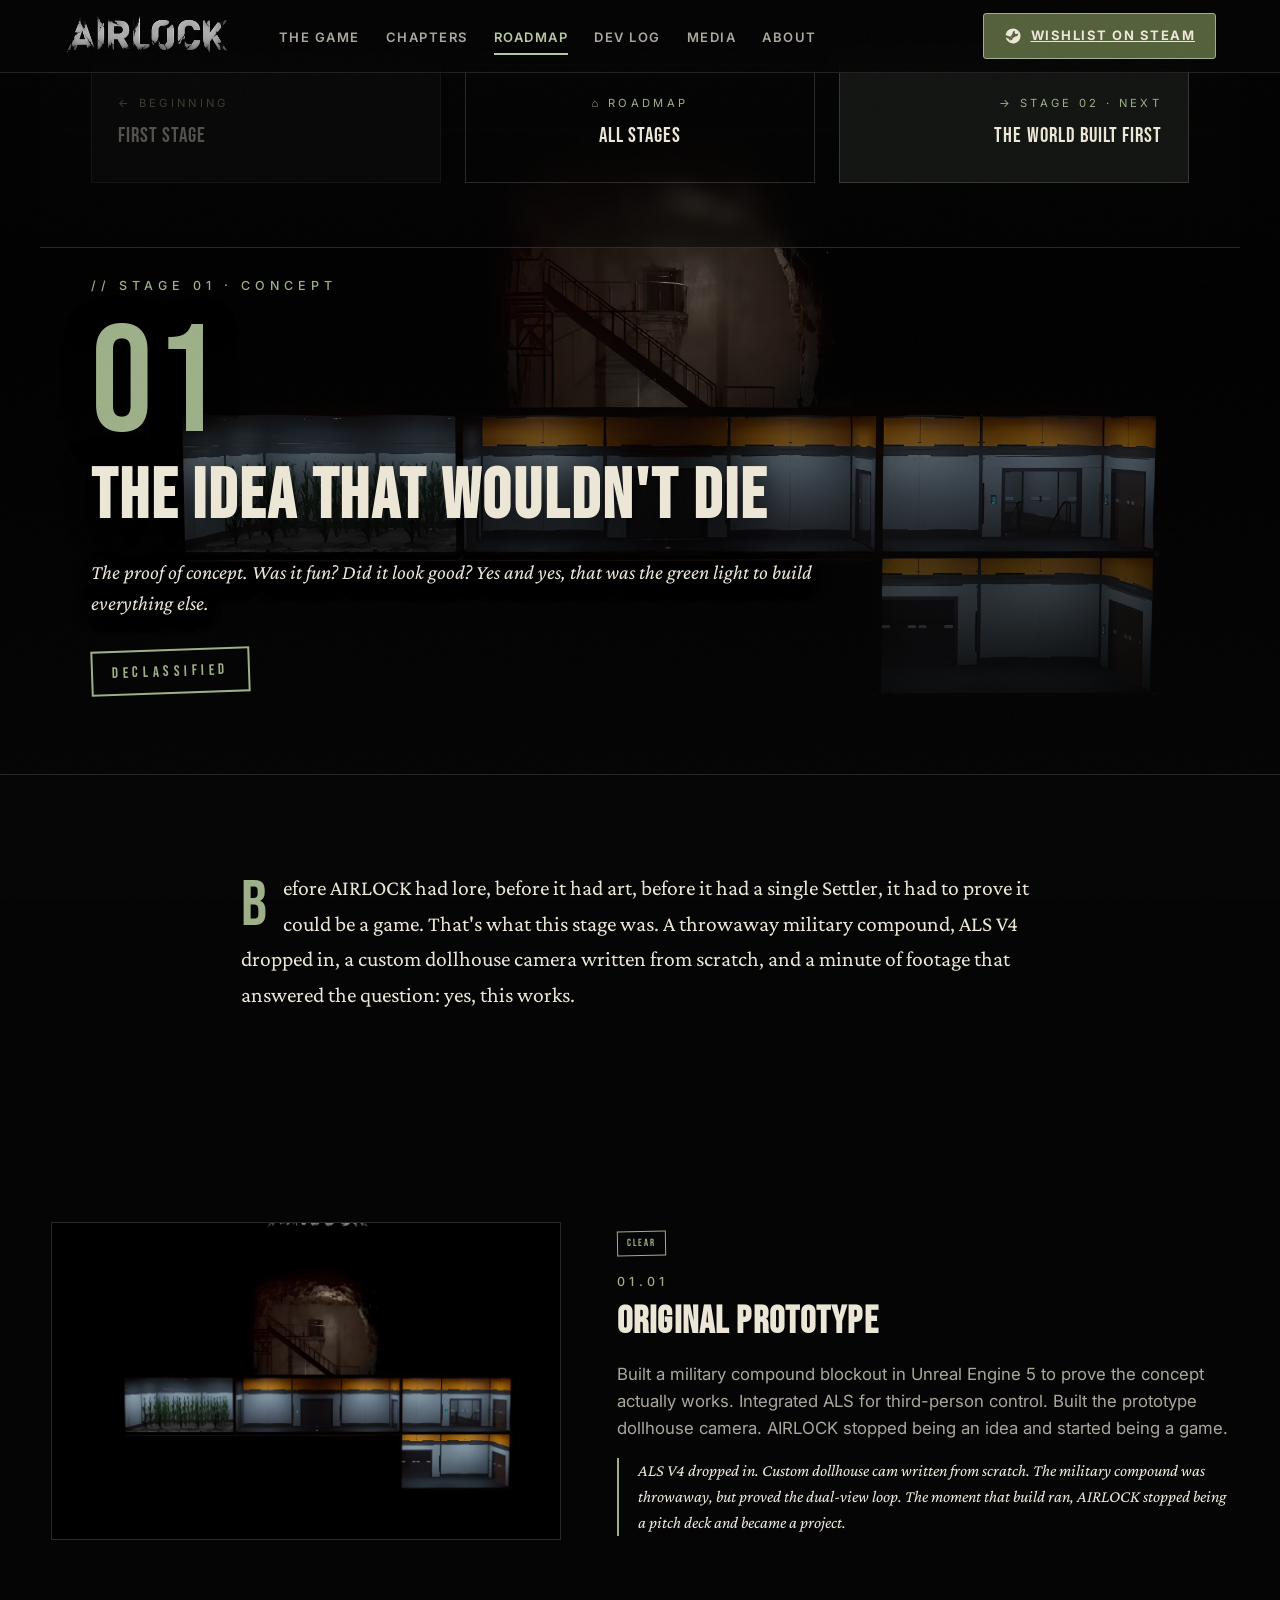
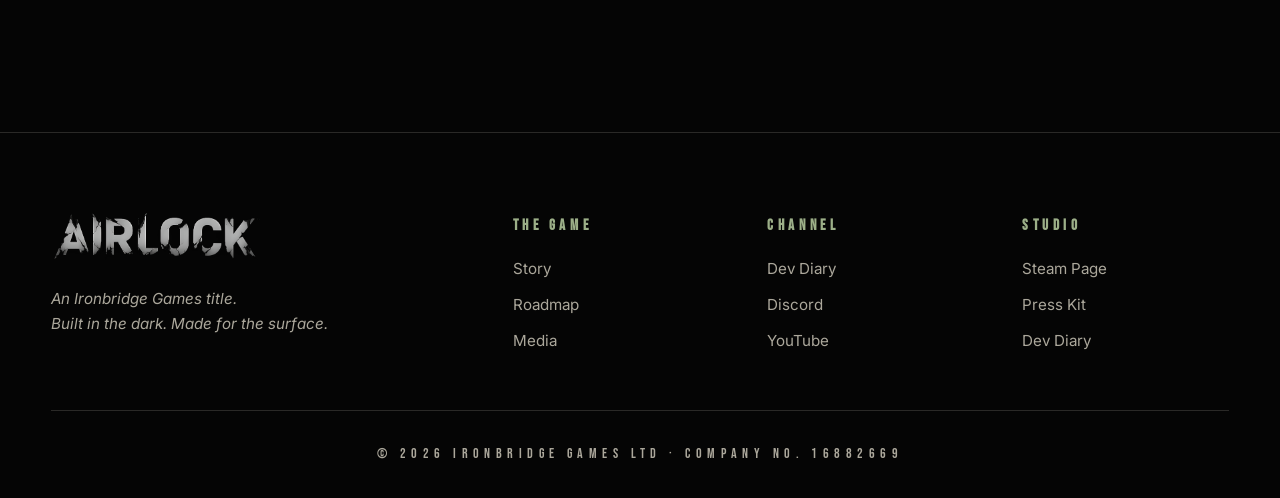
<file: stage-concept.html>
<!DOCTYPE html>
<html lang="en">
<head>
<meta charset="UTF-8">
<meta name="viewport" content="width=device-width, initial-scale=1.0">
<title>AIRLOCK · Stage 01 · Concept</title>
<meta name="description" content="The proof of concept. Was it fun? Did it look good? Yes and yes, that was the green light to build everything else.">
<link rel="preconnect" href="https://fonts.googleapis.com">
<link rel="preconnect" href="https://fonts.gstatic.com" crossorigin>
<link href="https://fonts.googleapis.com/css2?family=Bebas+Neue&family=Crimson+Pro:ital,wght@0,400;0,500;1,400&family=Inter:wght@300;400;500;600&display=swap" rel="stylesheet">
<style>:root{--black:#050505;--bg:#0A0A0A;--bg-2:#141414;--bg-3:#1C1C1C;--bone:#ECE6D6;--bone-dim:rgba(236,230,214,0.7);--bone-faint:rgba(236,230,214,0.18);--accent:#D4A046;--accent-bright:#E8B86C;--crit:#C8463A;--green:#6FB85C;--classified:#8B2A2A;}
*{box-sizing:border-box;margin:0;padding:0;}
html{scroll-behavior:smooth;}
body{background:var(--black);color:var(--bone);font-family:'Inter',system-ui,sans-serif;font-size:17px;line-height:1.65;min-height:100vh;overflow-x:hidden;}
body::before{content:'';position:fixed;inset:0;pointer-events:none;opacity:0.04;mix-blend-mode:overlay;background-image:url("data:image/svg+xml,%3Csvg viewBox='0 0 200 200' xmlns='http://www.w3.org/2000/svg'%3E%3Cfilter id='n'%3E%3CfeTurbulence type='fractalNoise' baseFrequency='0.85' numOctaves='3' /%3E%3C/filter%3E%3Crect width='100%25' height='100%25' filter='url(%23n)'/%3E%3C/svg%3E");z-index:200;}
nav{position:fixed;top:0;left:0;right:0;z-index:95;padding:1.5rem 4%;display:flex;align-items:center;justify-content:space-between;background:linear-gradient(to bottom,rgba(5,5,5,0.85),rgba(5,5,5,0.5));transition:all 0.4s ease;backdrop-filter:blur(8px);border-bottom:1px solid var(--bone-faint);}
nav.scrolled{padding:0.9rem 4%;background:rgba(5,5,5,0.97);}
.nav-logo img{height:36px;filter:drop-shadow(0 4px 14px rgba(0,0,0,0.85));transition:transform 0.2s;}
.nav-logo:hover img{transform:scale(1.04);}
.nav-links{display:flex;gap:2.5rem;list-style:none;}
.nav-links a{color:var(--bone);text-decoration:none;font-family:'Bebas Neue',sans-serif;font-size:1rem;letter-spacing:0.3em;text-transform:uppercase;transition:color 0.2s;position:relative;}
.nav-links a::after{content:'';position:absolute;bottom:-6px;left:50%;right:50%;height:1px;background:var(--accent);transition:left 0.25s,right 0.25s;}
.nav-links a:hover{color:var(--accent);}
.nav-links a:hover::after{left:0;right:0;}
.nav-links a.active{color:var(--accent);}
.nav-links a.active::after{left:0;right:0;}
.nav-cta{font-family:'Bebas Neue',sans-serif;font-size:1rem;letter-spacing:0.3em;text-transform:uppercase;color:var(--black);background:var(--bone);padding:0.6rem 1.6rem;text-decoration:none;transition:all 0.2s;}
.nav-cta:hover{background:var(--accent);transform:translateY(-2px);}
.nav-toggle{display:none;background:none;border:none;color:var(--bone);font-size:1.5rem;cursor:pointer;padding:0;}
/* HERO */
.stage-hero{min-height:78vh;position:relative;display:flex;align-items:flex-end;padding:0 0 5rem;background-size:cover;background-position:center;border-bottom:1px solid var(--bone-faint);}
.stage-hero::before{content:'';position:absolute;inset:0;background:linear-gradient(to bottom,rgba(5,5,5,0.55) 0%,rgba(5,5,5,0.2) 35%,rgba(5,5,5,0.6) 70%,rgba(5,5,5,0.95) 100%);}
.stage-hero-content{position:relative;z-index:2;max-width:1200px;margin:0 auto;padding:0 4%;width:100%;}
.stage-hero-meta{font-family:'Inter',sans-serif;font-weight:500;font-size:0.78rem;color:var(--accent);letter-spacing:0.4em;text-transform:uppercase;margin-bottom:1.2rem;}
.stage-hero-num{font-family:'Bebas Neue',sans-serif;font-size:clamp(5rem,12vw,10rem);line-height:0.9;color:var(--accent);letter-spacing:0.02em;margin-bottom:0.5rem;text-shadow:0 6px 30px rgba(0,0,0,0.7);}
.stage-hero-title{font-family:'Bebas Neue',sans-serif;font-size:clamp(2.6rem,5.5vw,5rem);letter-spacing:0.04em;color:var(--bone);text-transform:uppercase;line-height:1;margin-bottom:1.5rem;text-shadow:0 6px 30px rgba(0,0,0,0.85);}
.stage-hero-summary{font-family:'Crimson Pro',serif;font-style:italic;font-size:clamp(1.05rem,1.6vw,1.4rem);color:var(--bone);max-width:760px;line-height:1.55;text-shadow:0 4px 20px rgba(0,0,0,0.85);}
.stage-stamp{display:inline-block;font-family:'Bebas Neue',sans-serif;font-size:0.95rem;letter-spacing:0.3em;padding:0.5rem 1.2rem;border:2px solid;transform:rotate(-2deg);margin-top:1.8rem;}
.stage-stamp.declassified{color:var(--green);border-color:var(--green);}
.stage-stamp.in-progress{color:var(--accent);border-color:var(--accent);}
.stage-stamp.classified{color:var(--classified);border-color:var(--classified);}
/* INTRO */
.stage-intro{padding:6rem 4%;max-width:900px;margin:0 auto;}
.stage-intro p{font-family:'Crimson Pro',serif;font-size:1.35rem;line-height:1.65;color:var(--bone);}
.stage-intro p::first-letter{font-family:'Bebas Neue',sans-serif;font-size:4rem;float:left;line-height:0.9;margin-right:1rem;margin-top:0.4rem;color:var(--accent);}
/* SUB-STAGES */
.stage-substages{padding:2rem 4% 7rem;max-width:1300px;margin:0 auto;}
.stage-substage{display:grid;grid-template-columns:1fr 1.2fr;gap:3.5rem;align-items:center;padding:5rem 0;border-bottom:1px solid var(--bone-faint);}
.stage-substage:last-child{border-bottom:none;}
.stage-substage.no-image{grid-template-columns:1fr;max-width:820px;}
.stage-substage-image{position:relative;aspect-ratio:16/10;overflow:hidden;border:1px solid var(--bone-faint);}
.stage-substage-image img{width:100%;height:100%;object-fit:cover;transition:transform 0.6s;}
.stage-substage-image:hover img{transform:scale(1.04);}
.stage-substage:nth-child(even):not(.no-image){direction:rtl;}
.stage-substage:nth-child(even):not(.no-image) > *{direction:ltr;}
.stage-substage-content{position:relative;}
.stage-substage-stamp{display:inline-block;font-family:'Bebas Neue',sans-serif;font-size:0.65rem;letter-spacing:0.2em;padding:0.18rem 0.55rem;border:1.5px solid;margin-bottom:1rem;transform:rotate(-1deg);}
.stage-substage-stamp.declassified{color:var(--green);border-color:var(--green);}
.stage-substage-stamp.in-progress{color:var(--accent);border-color:var(--accent);}
.stage-substage-stamp.classified{color:var(--classified);border-color:var(--classified);}
.stage-substage-num{font-family:'Inter',sans-serif;font-weight:500;font-size:0.78rem;color:var(--accent);letter-spacing:0.35em;text-transform:uppercase;margin-bottom:0.6rem;}
.stage-substage-name{font-family:'Bebas Neue',sans-serif;font-size:clamp(1.7rem,3vw,2.4rem);letter-spacing:0.03em;color:var(--bone);text-transform:uppercase;line-height:1.05;margin-bottom:1.2rem;}
.stage-substage-body{font-size:1.05rem;color:var(--bone-dim);line-height:1.6;margin-bottom:1rem;}
.stage-substage-detail{font-family:'Crimson Pro',serif;font-style:italic;font-size:1.05rem;color:var(--bone);line-height:1.55;padding-left:1.2rem;border-left:2px solid var(--accent);}
/* NAV PILLS */
.stage-nav{padding:4rem 4%;max-width:1200px;margin:0 auto;display:flex;justify-content:space-between;align-items:stretch;gap:1.5rem;flex-wrap:wrap;}
.stage-nav-pill{flex:1;min-width:280px;padding:1.8rem 1.6rem;background:var(--bg-2);border:1px solid var(--bone-faint);text-decoration:none;transition:all 0.25s;display:flex;flex-direction:column;gap:0.4rem;}
.stage-nav-pill:hover{border-color:var(--accent);background:var(--bg-3);transform:translateY(-3px);}
.stage-nav-pill.disabled{opacity:0.35;pointer-events:none;}
.stage-nav-meta{font-family:'Inter',sans-serif;font-size:0.7rem;color:var(--accent);letter-spacing:0.3em;text-transform:uppercase;}
.stage-nav-name{font-family:'Bebas Neue',sans-serif;font-size:1.3rem;color:var(--bone);letter-spacing:0.05em;text-transform:uppercase;}
.stage-nav-pill.next{text-align:right;}
.stage-nav-pill.center{text-align:center;justify-content:center;background:transparent;border-color:var(--bone-faint);}
.stage-nav-pill.center:hover{background:var(--bg-2);}
/* FOOTER */
footer{background:var(--black);padding:5rem 4% 2rem;border-top:1px solid var(--bone-faint);}
.footer-grid{display:grid;grid-template-columns:2fr 1fr 1fr 1fr;gap:3rem;max-width:1300px;margin:0 auto 3rem;}
.footer-brand img{height:50px;margin-bottom:1rem;}
.footer-brand p{color:var(--bone-dim);font-style:italic;font-size:0.95rem;line-height:1.6;}
.footer-col h5{font-family:'Bebas Neue',sans-serif;font-size:0.95rem;letter-spacing:0.3em;color:var(--accent);text-transform:uppercase;margin-bottom:1rem;}
.footer-col ul{list-style:none;}
.footer-col li{margin-bottom:0.5rem;}
.footer-col a{color:var(--bone-dim);text-decoration:none;font-size:0.95rem;transition:color 0.2s;}
.footer-col a:hover{color:var(--bone);}
.footer-bottom{text-align:center;color:var(--bone-dim);font-family:'Bebas Neue',sans-serif;font-size:0.85rem;letter-spacing:0.4em;padding-top:2rem;border-top:1px solid var(--bone-faint);max-width:1300px;margin:0 auto;}
.reveal{opacity:0;transform:translateY(30px);transition:opacity 0.9s ease,transform 0.9s ease;}
.reveal.visible{opacity:1;transform:translateY(0);}
@media (max-width:1100px){.nav-links{display:none;position:absolute;top:100%;left:0;right:0;background:rgba(5,5,5,0.98);flex-direction:column;padding:2rem;gap:1.5rem;border-bottom:1px solid var(--bone-faint);}.nav-links.open{display:flex;}.nav-toggle{display:block;}}
@media (max-width:900px){.footer-grid{grid-template-columns:1fr;}.stage-substage{grid-template-columns:1fr!important;direction:ltr!important;}.stage-substage > *{direction:ltr!important;}.stage-nav{flex-direction:column;}.stage-nav-pill.next{text-align:left;}}</style>
    <link rel="stylesheet" href="airlock.css">
</head>
<body>

<nav class="nav" id="nav">
    <div class="container nav-inner">
        <a class="brand-logo nav-logo" href="index.html"><img src="airlock_menulogo.png" alt="AIRLOCK"></a>
        <ul class="nav-links" id="navLinks">
            <li><a href="index.html#game">The Game</a></li>
            <li><a href="index.html#chapters">Chapters</a></li>
            <li><a href="roadmap.html" class="is-active">Roadmap</a></li>
            <li><a href="diary.html">Dev Log</a></li>
            <li><a href="media.html">Media</a></li>
            <li><a href="index.html#story">About</a></li>
        </ul>
        <div class="nav-right">
                <a class="steam-btn" href="https://store.steampowered.com/app/4652950/Airlock/?utm_source=officialsite" target="_blank" rel="noopener">
                <svg viewBox="0 0 24 24" fill="currentColor"><path d="M12 2a10 10 0 00-9.9 8.6l5.3 2.2a2.8 2.8 0 011.6-.5l2.4-3.4v-.1a3.8 3.8 0 113.8 3.8h-.1l-3.4 2.4a2.8 2.8 0 01-5.5.8L2.3 14A10 10 0 1012 2zm-3.4 14.6l-1.2-.5a2.1 2.1 0 003.9-1.1 2.1 2.1 0 00-2.9-1.9l1.2.5a1.5 1.5 0 11-1 2.5zm8-7.2a2.5 2.5 0 100-5 2.5 2.5 0 000 5z"/></svg>
                Wishlist on Steam
            </a>
        </div>
    </div>
</nav>

<section class="stage-hero" style="background-image:url('screenshots/airlock_screenshot_01.jpg');">
    <div class="stage-hero-content">
        <div class="stage-hero-meta">// Stage 01 · Concept</div>
        <div class="stage-hero-num">01</div>
        <h1 class="stage-hero-title">The Idea That Wouldn't Die</h1>
        <p class="stage-hero-summary">The proof of concept. Was it fun? Did it look good? Yes and yes, that was the green light to build everything else.</p>
        <div class="stage-stamp declassified">DECLASSIFIED</div>
    </div>
</section>

<section class="stage-intro">
    <p>Before AIRLOCK had lore, before it had art, before it had a single Settler, it had to prove it could be a game. That's what this stage was. A throwaway military compound, ALS V4 dropped in, a custom dollhouse camera written from scratch, and a minute of footage that answered the question: yes, this works.</p>
</section>

<section class="stage-substages">
<article class="stage-substage reveal">
<div class="stage-substage-image"><img src="screenshots/airlock_screenshot_01.jpg" alt="" loading="lazy"></div>
<div class="stage-substage-content">
<div class="stage-substage-stamp declassified">CLEAR</div>
<div class="stage-substage-num">01.01</div>
<h3 class="stage-substage-name">Original Prototype</h3>
<p class="stage-substage-body">Built a military compound blockout in Unreal Engine 5 to prove the concept actually works. Integrated ALS for third-person control. Built the prototype dollhouse camera. AIRLOCK stopped being an idea and started being a game.</p>
<p class="stage-substage-detail">ALS V4 dropped in. Custom dollhouse cam written from scratch. The military compound was throwaway, but proved the dual-view loop. The moment that build ran, AIRLOCK stopped being a pitch deck and became a project.</p>
</div></article>
</section>

<nav class="stage-nav">
    <span class="stage-nav-pill prev disabled"><div class="stage-nav-meta">← BEGINNING</div><div class="stage-nav-name">First Stage</div></span>
    <a class="stage-nav-pill center" href="roadmap.html"><div class="stage-nav-meta">⌂ ROADMAP</div><div class="stage-nav-name">All Stages</div></a>
    <a class="stage-nav-pill next" href="stage-foundation.html"><div class="stage-nav-meta">→ STAGE 02 · NEXT</div><div class="stage-nav-name">The World Built First</div></a>
</nav>

<footer id="support">
    <div class="footer-grid">
        <div class="footer-brand"><img src="airlock_menulogo.png" alt="AIRLOCK"><p>An Ironbridge Games title.<br>Built in the dark. Made for the surface.</p></div>
        <div class="footer-col"><h5>The Game</h5><ul><li><a href="index.html#chapters">Story</a></li><li><a href="roadmap.html">Roadmap</a></li><li><a href="media.html">Media</a></li></ul></div>
        <div class="footer-col"><h5>Channel</h5><ul><li><a href="diary.html">Dev Diary</a></li><li><a href="https://discord.gg/VpwRvjsd2Y" target="_blank" rel="noopener">Discord</a></li><li><a href="https://www.youtube.com/playlist?list=PLhoasRCxOlRP3OM8u7_KstvISsC55Sjyj" target="_blank" rel="noopener">YouTube</a></li></ul></div>
        <div class="footer-col"><h5>Studio</h5><ul><li><a href="https://store.steampowered.com/app/4652950/Airlock/?utm_source=officialsite" target="_blank" rel="noopener">Steam Page</a></li><li><a href="media.html">Press Kit</a></li><li><a href="diary.html">Dev Diary</a></li></ul></div>
    </div>
    <div class="footer-bottom">© 2026 Ironbridge Games Ltd · Company No. 16882669</div>
</footer>

<script>
const nav=document.getElementById('nav');
function onScroll(){if(window.scrollY>80)nav.classList.add('scrolled');else nav.classList.remove('scrolled');}
window.addEventListener('scroll',onScroll,{passive:true});onScroll();
const navToggle=document.getElementById('navToggle');
const navLinks=document.getElementById('navLinks');
if(navToggle)navToggle.addEventListener('click',()=>navLinks.classList.toggle('open'));
const observer=new IntersectionObserver((entries)=>{entries.forEach(e=>{if(e.isIntersecting){e.target.classList.add('visible');observer.unobserve(e.target);}});},{threshold:0.12,rootMargin:'0px 0px -60px 0px'});
document.querySelectorAll('.reveal').forEach(el=>observer.observe(el));
</script>

</body>
</html>
</file>
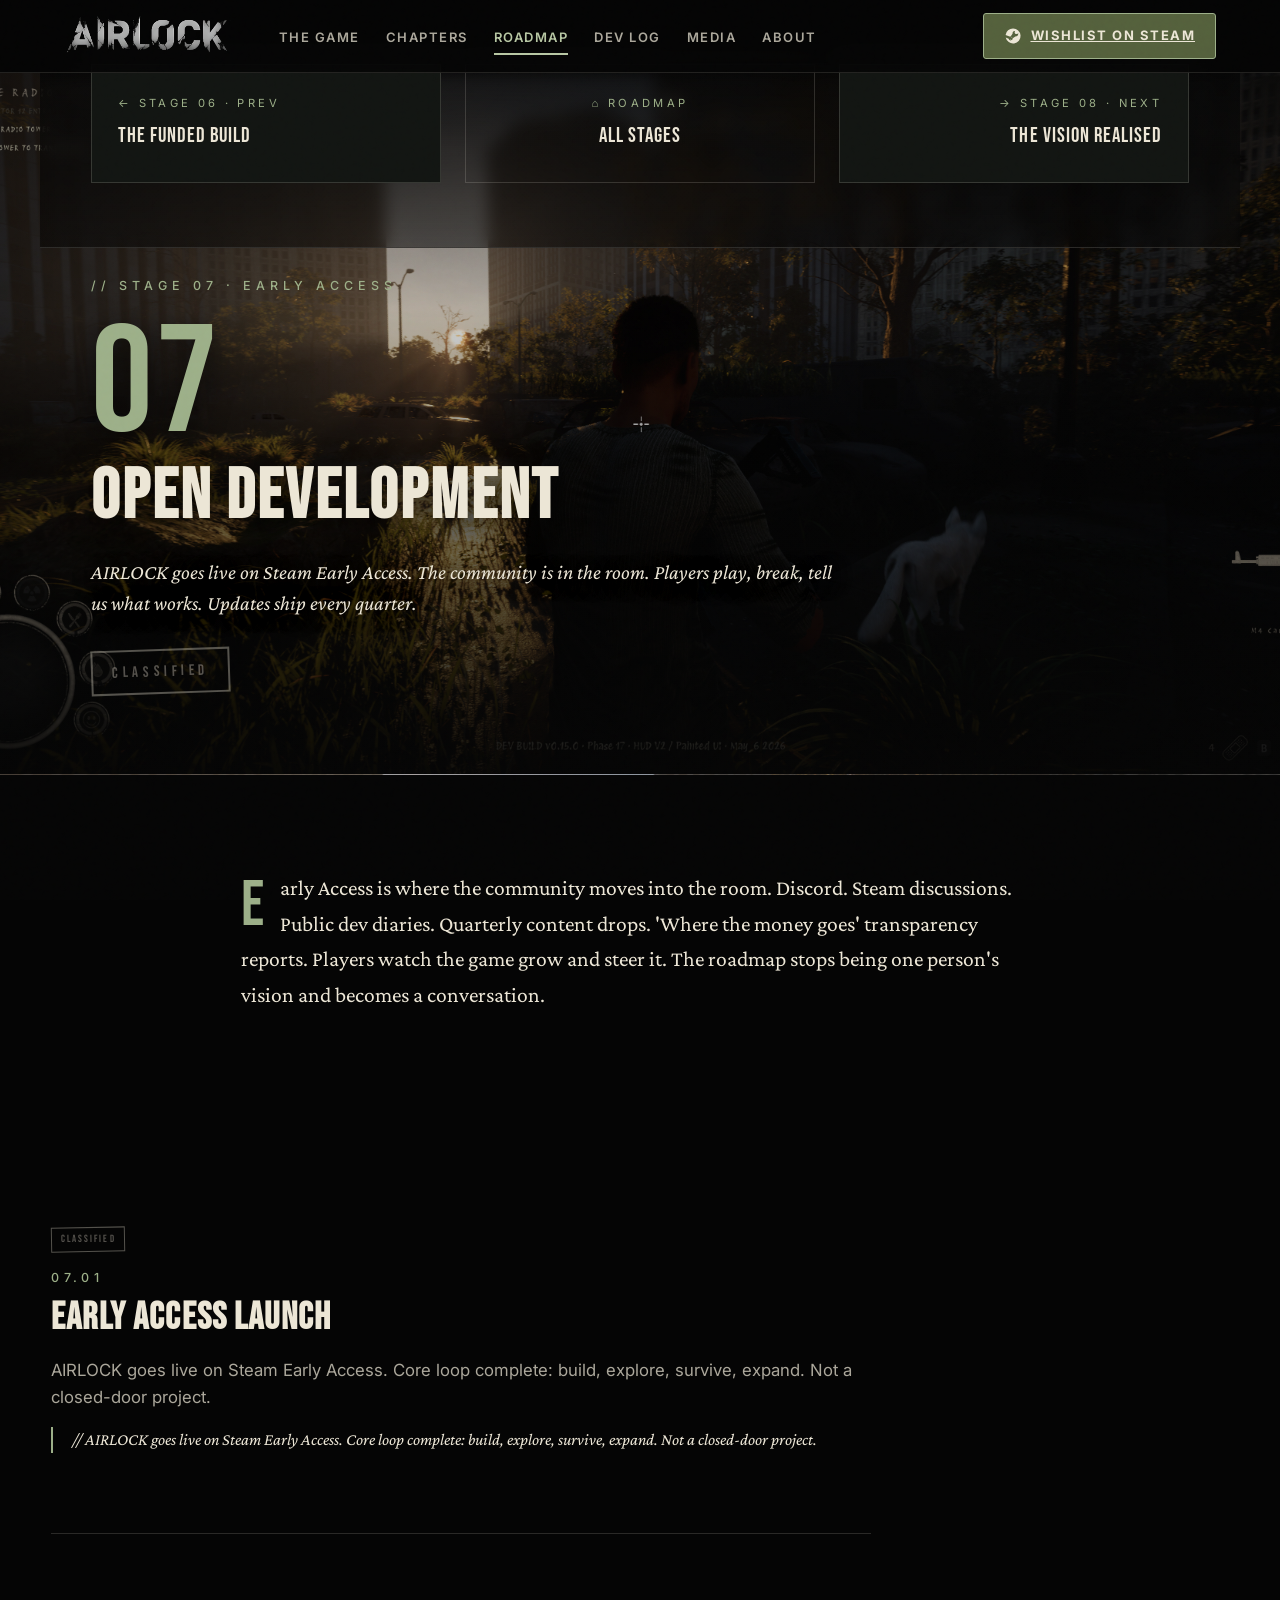
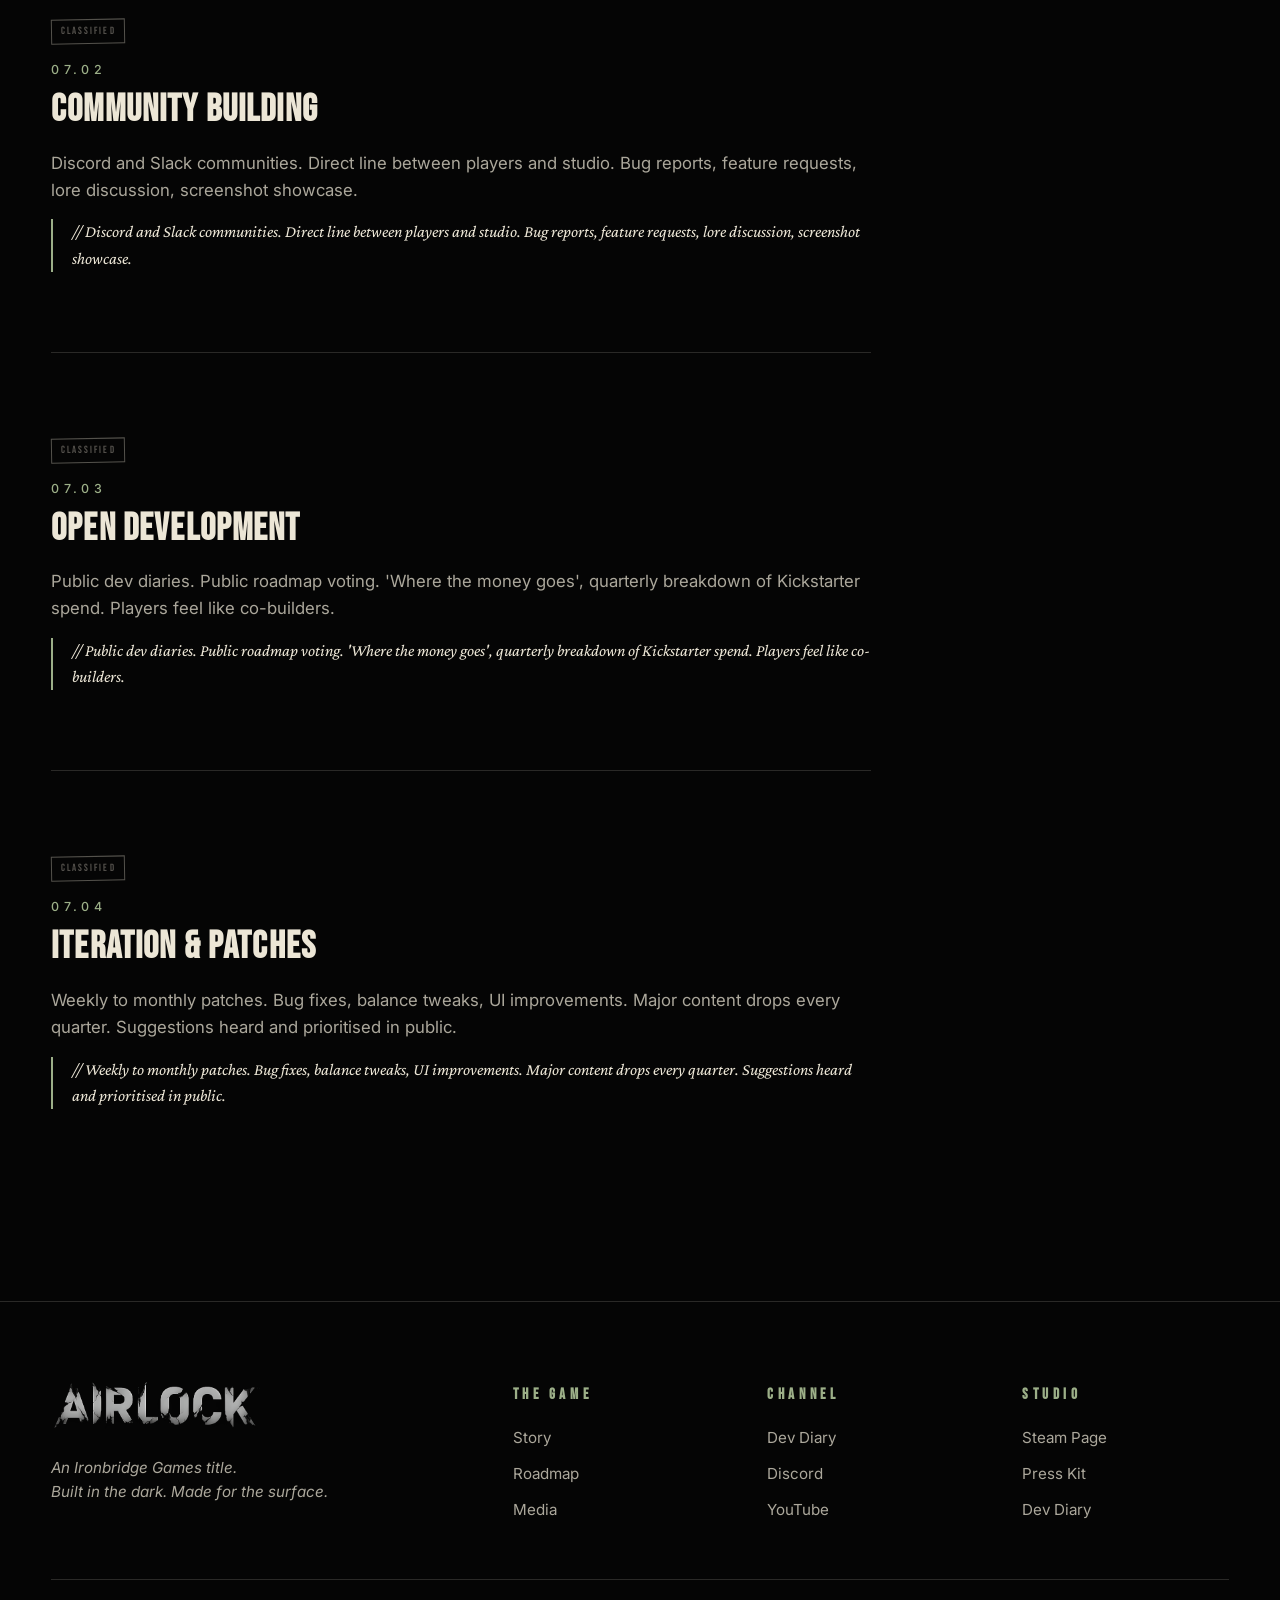
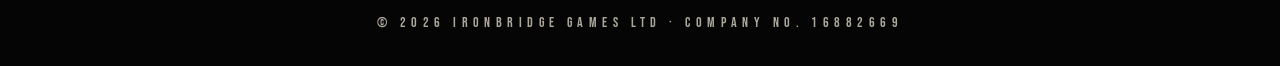
<file: stage-early-access.html>
<!DOCTYPE html>
<html lang="en">
<head>
<meta charset="UTF-8">
<meta name="viewport" content="width=device-width, initial-scale=1.0">
<title>AIRLOCK · Stage 07 · Early Access</title>
<meta name="description" content="AIRLOCK goes live on Steam Early Access. The community is in the room. Players play, break, tell us what works. Updates ship every quarter.">
<link rel="preconnect" href="https://fonts.googleapis.com">
<link rel="preconnect" href="https://fonts.gstatic.com" crossorigin>
<link href="https://fonts.googleapis.com/css2?family=Bebas+Neue&family=Crimson+Pro:ital,wght@0,400;0,500;1,400&family=Inter:wght@300;400;500;600&display=swap" rel="stylesheet">
<style>:root{--black:#050505;--bg:#0A0A0A;--bg-2:#141414;--bg-3:#1C1C1C;--bone:#ECE6D6;--bone-dim:rgba(236,230,214,0.7);--bone-faint:rgba(236,230,214,0.18);--accent:#D4A046;--accent-bright:#E8B86C;--crit:#C8463A;--green:#6FB85C;--classified:#8B2A2A;}
*{box-sizing:border-box;margin:0;padding:0;}
html{scroll-behavior:smooth;}
body{background:var(--black);color:var(--bone);font-family:'Inter',system-ui,sans-serif;font-size:17px;line-height:1.65;min-height:100vh;overflow-x:hidden;}
body::before{content:'';position:fixed;inset:0;pointer-events:none;opacity:0.04;mix-blend-mode:overlay;background-image:url("data:image/svg+xml,%3Csvg viewBox='0 0 200 200' xmlns='http://www.w3.org/2000/svg'%3E%3Cfilter id='n'%3E%3CfeTurbulence type='fractalNoise' baseFrequency='0.85' numOctaves='3' /%3E%3C/filter%3E%3Crect width='100%25' height='100%25' filter='url(%23n)'/%3E%3C/svg%3E");z-index:200;}
nav{position:fixed;top:0;left:0;right:0;z-index:95;padding:1.5rem 4%;display:flex;align-items:center;justify-content:space-between;background:linear-gradient(to bottom,rgba(5,5,5,0.85),rgba(5,5,5,0.5));transition:all 0.4s ease;backdrop-filter:blur(8px);border-bottom:1px solid var(--bone-faint);}
nav.scrolled{padding:0.9rem 4%;background:rgba(5,5,5,0.97);}
.nav-logo img{height:36px;filter:drop-shadow(0 4px 14px rgba(0,0,0,0.85));transition:transform 0.2s;}
.nav-logo:hover img{transform:scale(1.04);}
.nav-links{display:flex;gap:2.5rem;list-style:none;}
.nav-links a{color:var(--bone);text-decoration:none;font-family:'Bebas Neue',sans-serif;font-size:1rem;letter-spacing:0.3em;text-transform:uppercase;transition:color 0.2s;position:relative;}
.nav-links a::after{content:'';position:absolute;bottom:-6px;left:50%;right:50%;height:1px;background:var(--accent);transition:left 0.25s,right 0.25s;}
.nav-links a:hover{color:var(--accent);}
.nav-links a:hover::after{left:0;right:0;}
.nav-links a.active{color:var(--accent);}
.nav-links a.active::after{left:0;right:0;}
.nav-cta{font-family:'Bebas Neue',sans-serif;font-size:1rem;letter-spacing:0.3em;text-transform:uppercase;color:var(--black);background:var(--bone);padding:0.6rem 1.6rem;text-decoration:none;transition:all 0.2s;}
.nav-cta:hover{background:var(--accent);transform:translateY(-2px);}
.nav-toggle{display:none;background:none;border:none;color:var(--bone);font-size:1.5rem;cursor:pointer;padding:0;}
/* HERO */
.stage-hero{min-height:78vh;position:relative;display:flex;align-items:flex-end;padding:0 0 5rem;background-size:cover;background-position:center;border-bottom:1px solid var(--bone-faint);}
.stage-hero::before{content:'';position:absolute;inset:0;background:linear-gradient(to bottom,rgba(5,5,5,0.55) 0%,rgba(5,5,5,0.2) 35%,rgba(5,5,5,0.6) 70%,rgba(5,5,5,0.95) 100%);}
.stage-hero-content{position:relative;z-index:2;max-width:1200px;margin:0 auto;padding:0 4%;width:100%;}
.stage-hero-meta{font-family:'Inter',sans-serif;font-weight:500;font-size:0.78rem;color:var(--accent);letter-spacing:0.4em;text-transform:uppercase;margin-bottom:1.2rem;}
.stage-hero-num{font-family:'Bebas Neue',sans-serif;font-size:clamp(5rem,12vw,10rem);line-height:0.9;color:var(--accent);letter-spacing:0.02em;margin-bottom:0.5rem;text-shadow:0 6px 30px rgba(0,0,0,0.7);}
.stage-hero-title{font-family:'Bebas Neue',sans-serif;font-size:clamp(2.6rem,5.5vw,5rem);letter-spacing:0.04em;color:var(--bone);text-transform:uppercase;line-height:1;margin-bottom:1.5rem;text-shadow:0 6px 30px rgba(0,0,0,0.85);}
.stage-hero-summary{font-family:'Crimson Pro',serif;font-style:italic;font-size:clamp(1.05rem,1.6vw,1.4rem);color:var(--bone);max-width:760px;line-height:1.55;text-shadow:0 4px 20px rgba(0,0,0,0.85);}
.stage-stamp{display:inline-block;font-family:'Bebas Neue',sans-serif;font-size:0.95rem;letter-spacing:0.3em;padding:0.5rem 1.2rem;border:2px solid;transform:rotate(-2deg);margin-top:1.8rem;}
.stage-stamp.declassified{color:var(--green);border-color:var(--green);}
.stage-stamp.in-progress{color:var(--accent);border-color:var(--accent);}
.stage-stamp.classified{color:var(--classified);border-color:var(--classified);}
/* INTRO */
.stage-intro{padding:6rem 4%;max-width:900px;margin:0 auto;}
.stage-intro p{font-family:'Crimson Pro',serif;font-size:1.35rem;line-height:1.65;color:var(--bone);}
.stage-intro p::first-letter{font-family:'Bebas Neue',sans-serif;font-size:4rem;float:left;line-height:0.9;margin-right:1rem;margin-top:0.4rem;color:var(--accent);}
/* SUB-STAGES */
.stage-substages{padding:2rem 4% 7rem;max-width:1300px;margin:0 auto;}
.stage-substage{display:grid;grid-template-columns:1fr 1.2fr;gap:3.5rem;align-items:center;padding:5rem 0;border-bottom:1px solid var(--bone-faint);}
.stage-substage:last-child{border-bottom:none;}
.stage-substage.no-image{grid-template-columns:1fr;max-width:820px;}
.stage-substage-image{position:relative;aspect-ratio:16/10;overflow:hidden;border:1px solid var(--bone-faint);}
.stage-substage-image img{width:100%;height:100%;object-fit:cover;transition:transform 0.6s;}
.stage-substage-image:hover img{transform:scale(1.04);}
.stage-substage:nth-child(even):not(.no-image){direction:rtl;}
.stage-substage:nth-child(even):not(.no-image) > *{direction:ltr;}
.stage-substage-content{position:relative;}
.stage-substage-stamp{display:inline-block;font-family:'Bebas Neue',sans-serif;font-size:0.65rem;letter-spacing:0.2em;padding:0.18rem 0.55rem;border:1.5px solid;margin-bottom:1rem;transform:rotate(-1deg);}
.stage-substage-stamp.declassified{color:var(--green);border-color:var(--green);}
.stage-substage-stamp.in-progress{color:var(--accent);border-color:var(--accent);}
.stage-substage-stamp.classified{color:var(--classified);border-color:var(--classified);}
.stage-substage-num{font-family:'Inter',sans-serif;font-weight:500;font-size:0.78rem;color:var(--accent);letter-spacing:0.35em;text-transform:uppercase;margin-bottom:0.6rem;}
.stage-substage-name{font-family:'Bebas Neue',sans-serif;font-size:clamp(1.7rem,3vw,2.4rem);letter-spacing:0.03em;color:var(--bone);text-transform:uppercase;line-height:1.05;margin-bottom:1.2rem;}
.stage-substage-body{font-size:1.05rem;color:var(--bone-dim);line-height:1.6;margin-bottom:1rem;}
.stage-substage-detail{font-family:'Crimson Pro',serif;font-style:italic;font-size:1.05rem;color:var(--bone);line-height:1.55;padding-left:1.2rem;border-left:2px solid var(--accent);}
/* NAV PILLS */
.stage-nav{padding:4rem 4%;max-width:1200px;margin:0 auto;display:flex;justify-content:space-between;align-items:stretch;gap:1.5rem;flex-wrap:wrap;}
.stage-nav-pill{flex:1;min-width:280px;padding:1.8rem 1.6rem;background:var(--bg-2);border:1px solid var(--bone-faint);text-decoration:none;transition:all 0.25s;display:flex;flex-direction:column;gap:0.4rem;}
.stage-nav-pill:hover{border-color:var(--accent);background:var(--bg-3);transform:translateY(-3px);}
.stage-nav-pill.disabled{opacity:0.35;pointer-events:none;}
.stage-nav-meta{font-family:'Inter',sans-serif;font-size:0.7rem;color:var(--accent);letter-spacing:0.3em;text-transform:uppercase;}
.stage-nav-name{font-family:'Bebas Neue',sans-serif;font-size:1.3rem;color:var(--bone);letter-spacing:0.05em;text-transform:uppercase;}
.stage-nav-pill.next{text-align:right;}
.stage-nav-pill.center{text-align:center;justify-content:center;background:transparent;border-color:var(--bone-faint);}
.stage-nav-pill.center:hover{background:var(--bg-2);}
/* FOOTER */
footer{background:var(--black);padding:5rem 4% 2rem;border-top:1px solid var(--bone-faint);}
.footer-grid{display:grid;grid-template-columns:2fr 1fr 1fr 1fr;gap:3rem;max-width:1300px;margin:0 auto 3rem;}
.footer-brand img{height:50px;margin-bottom:1rem;}
.footer-brand p{color:var(--bone-dim);font-style:italic;font-size:0.95rem;line-height:1.6;}
.footer-col h5{font-family:'Bebas Neue',sans-serif;font-size:0.95rem;letter-spacing:0.3em;color:var(--accent);text-transform:uppercase;margin-bottom:1rem;}
.footer-col ul{list-style:none;}
.footer-col li{margin-bottom:0.5rem;}
.footer-col a{color:var(--bone-dim);text-decoration:none;font-size:0.95rem;transition:color 0.2s;}
.footer-col a:hover{color:var(--bone);}
.footer-bottom{text-align:center;color:var(--bone-dim);font-family:'Bebas Neue',sans-serif;font-size:0.85rem;letter-spacing:0.4em;padding-top:2rem;border-top:1px solid var(--bone-faint);max-width:1300px;margin:0 auto;}
.reveal{opacity:0;transform:translateY(30px);transition:opacity 0.9s ease,transform 0.9s ease;}
.reveal.visible{opacity:1;transform:translateY(0);}
@media (max-width:1100px){.nav-links{display:none;position:absolute;top:100%;left:0;right:0;background:rgba(5,5,5,0.98);flex-direction:column;padding:2rem;gap:1.5rem;border-bottom:1px solid var(--bone-faint);}.nav-links.open{display:flex;}.nav-toggle{display:block;}}
@media (max-width:900px){.footer-grid{grid-template-columns:1fr;}.stage-substage{grid-template-columns:1fr!important;direction:ltr!important;}.stage-substage > *{direction:ltr!important;}.stage-nav{flex-direction:column;}.stage-nav-pill.next{text-align:left;}}</style>
    <link rel="stylesheet" href="airlock.css">
</head>
<body>

<nav class="nav" id="nav">
    <div class="container nav-inner">
        <a class="brand-logo nav-logo" href="index.html"><img src="airlock_menulogo.png" alt="AIRLOCK"></a>
        <ul class="nav-links" id="navLinks">
            <li><a href="index.html#game">The Game</a></li>
            <li><a href="index.html#chapters">Chapters</a></li>
            <li><a href="roadmap.html" class="is-active">Roadmap</a></li>
            <li><a href="diary.html">Dev Log</a></li>
            <li><a href="media.html">Media</a></li>
            <li><a href="index.html#story">About</a></li>
        </ul>
        <div class="nav-right">
                <a class="steam-btn" href="https://store.steampowered.com/app/4652950/Airlock/?utm_source=officialsite" target="_blank" rel="noopener">
                <svg viewBox="0 0 24 24" fill="currentColor"><path d="M12 2a10 10 0 00-9.9 8.6l5.3 2.2a2.8 2.8 0 011.6-.5l2.4-3.4v-.1a3.8 3.8 0 113.8 3.8h-.1l-3.4 2.4a2.8 2.8 0 01-5.5.8L2.3 14A10 10 0 1012 2zm-3.4 14.6l-1.2-.5a2.1 2.1 0 003.9-1.1 2.1 2.1 0 00-2.9-1.9l1.2.5a1.5 1.5 0 11-1 2.5zm8-7.2a2.5 2.5 0 100-5 2.5 2.5 0 000 5z"/></svg>
                Wishlist on Steam
            </a>
        </div>
    </div>
</nav>

<section class="stage-hero" style="background-image:url('screenshots/airlock_world_04.jpg');">
    <div class="stage-hero-content">
        <div class="stage-hero-meta">// Stage 07 · Early Access</div>
        <div class="stage-hero-num">07</div>
        <h1 class="stage-hero-title">Open Development</h1>
        <p class="stage-hero-summary">AIRLOCK goes live on Steam Early Access. The community is in the room. Players play, break, tell us what works. Updates ship every quarter.</p>
        <div class="stage-stamp classified">CLASSIFIED</div>
    </div>
</section>

<section class="stage-intro">
    <p>Early Access is where the community moves into the room. Discord. Steam discussions. Public dev diaries. Quarterly content drops. 'Where the money goes' transparency reports. Players watch the game grow and steer it. The roadmap stops being one person's vision and becomes a conversation.</p>
</section>

<section class="stage-substages">
<article class="stage-substage reveal no-image">
<div class="stage-substage-content">
<div class="stage-substage-stamp classified">CLASSIFIED</div>
<div class="stage-substage-num">07.01</div>
<h3 class="stage-substage-name">Early Access Launch</h3>
<p class="stage-substage-body">AIRLOCK goes live on Steam Early Access. Core loop complete: build, explore, survive, expand. Not a closed-door project.</p>
<p class="stage-substage-detail">// AIRLOCK goes live on Steam Early Access. Core loop complete: build, explore, survive, expand. Not a closed-door project.</p>
</div></article>
<article class="stage-substage reveal no-image">
<div class="stage-substage-content">
<div class="stage-substage-stamp classified">CLASSIFIED</div>
<div class="stage-substage-num">07.02</div>
<h3 class="stage-substage-name">Community Building</h3>
<p class="stage-substage-body">Discord and Slack communities. Direct line between players and studio. Bug reports, feature requests, lore discussion, screenshot showcase.</p>
<p class="stage-substage-detail">// Discord and Slack communities. Direct line between players and studio. Bug reports, feature requests, lore discussion, screenshot showcase.</p>
</div></article>
<article class="stage-substage reveal no-image">
<div class="stage-substage-content">
<div class="stage-substage-stamp classified">CLASSIFIED</div>
<div class="stage-substage-num">07.03</div>
<h3 class="stage-substage-name">Open Development</h3>
<p class="stage-substage-body">Public dev diaries. Public roadmap voting. 'Where the money goes', quarterly breakdown of Kickstarter spend. Players feel like co-builders.</p>
<p class="stage-substage-detail">// Public dev diaries. Public roadmap voting. 'Where the money goes', quarterly breakdown of Kickstarter spend. Players feel like co-builders.</p>
</div></article>
<article class="stage-substage reveal no-image">
<div class="stage-substage-content">
<div class="stage-substage-stamp classified">CLASSIFIED</div>
<div class="stage-substage-num">07.04</div>
<h3 class="stage-substage-name">Iteration & Patches</h3>
<p class="stage-substage-body">Weekly to monthly patches. Bug fixes, balance tweaks, UI improvements. Major content drops every quarter. Suggestions heard and prioritised in public.</p>
<p class="stage-substage-detail">// Weekly to monthly patches. Bug fixes, balance tweaks, UI improvements. Major content drops every quarter. Suggestions heard and prioritised in public.</p>
</div></article>
</section>

<nav class="stage-nav">
    <a class="stage-nav-pill prev" href="stage-production.html"><div class="stage-nav-meta">← STAGE 06 · PREV</div><div class="stage-nav-name">The Funded Build</div></a>
    <a class="stage-nav-pill center" href="roadmap.html"><div class="stage-nav-meta">⌂ ROADMAP</div><div class="stage-nav-name">All Stages</div></a>
    <a class="stage-nav-pill next" href="stage-full-release.html"><div class="stage-nav-meta">→ STAGE 08 · NEXT</div><div class="stage-nav-name">The Vision Realised</div></a>
</nav>

<footer id="support">
    <div class="footer-grid">
        <div class="footer-brand"><img src="airlock_menulogo.png" alt="AIRLOCK"><p>An Ironbridge Games title.<br>Built in the dark. Made for the surface.</p></div>
        <div class="footer-col"><h5>The Game</h5><ul><li><a href="index.html#chapters">Story</a></li><li><a href="roadmap.html">Roadmap</a></li><li><a href="media.html">Media</a></li></ul></div>
        <div class="footer-col"><h5>Channel</h5><ul><li><a href="diary.html">Dev Diary</a></li><li><a href="https://discord.gg/VpwRvjsd2Y" target="_blank" rel="noopener">Discord</a></li><li><a href="https://www.youtube.com/playlist?list=PLhoasRCxOlRP3OM8u7_KstvISsC55Sjyj" target="_blank" rel="noopener">YouTube</a></li></ul></div>
        <div class="footer-col"><h5>Studio</h5><ul><li><a href="https://store.steampowered.com/app/4652950/Airlock/?utm_source=officialsite" target="_blank" rel="noopener">Steam Page</a></li><li><a href="media.html">Press Kit</a></li><li><a href="diary.html">Dev Diary</a></li></ul></div>
    </div>
    <div class="footer-bottom">© 2026 Ironbridge Games Ltd · Company No. 16882669</div>
</footer>

<script>
const nav=document.getElementById('nav');
function onScroll(){if(window.scrollY>80)nav.classList.add('scrolled');else nav.classList.remove('scrolled');}
window.addEventListener('scroll',onScroll,{passive:true});onScroll();
const navToggle=document.getElementById('navToggle');
const navLinks=document.getElementById('navLinks');
if(navToggle)navToggle.addEventListener('click',()=>navLinks.classList.toggle('open'));
const observer=new IntersectionObserver((entries)=>{entries.forEach(e=>{if(e.isIntersecting){e.target.classList.add('visible');observer.unobserve(e.target);}});},{threshold:0.12,rootMargin:'0px 0px -60px 0px'});
document.querySelectorAll('.reveal').forEach(el=>observer.observe(el));
</script>

</body>
</html>
</file>
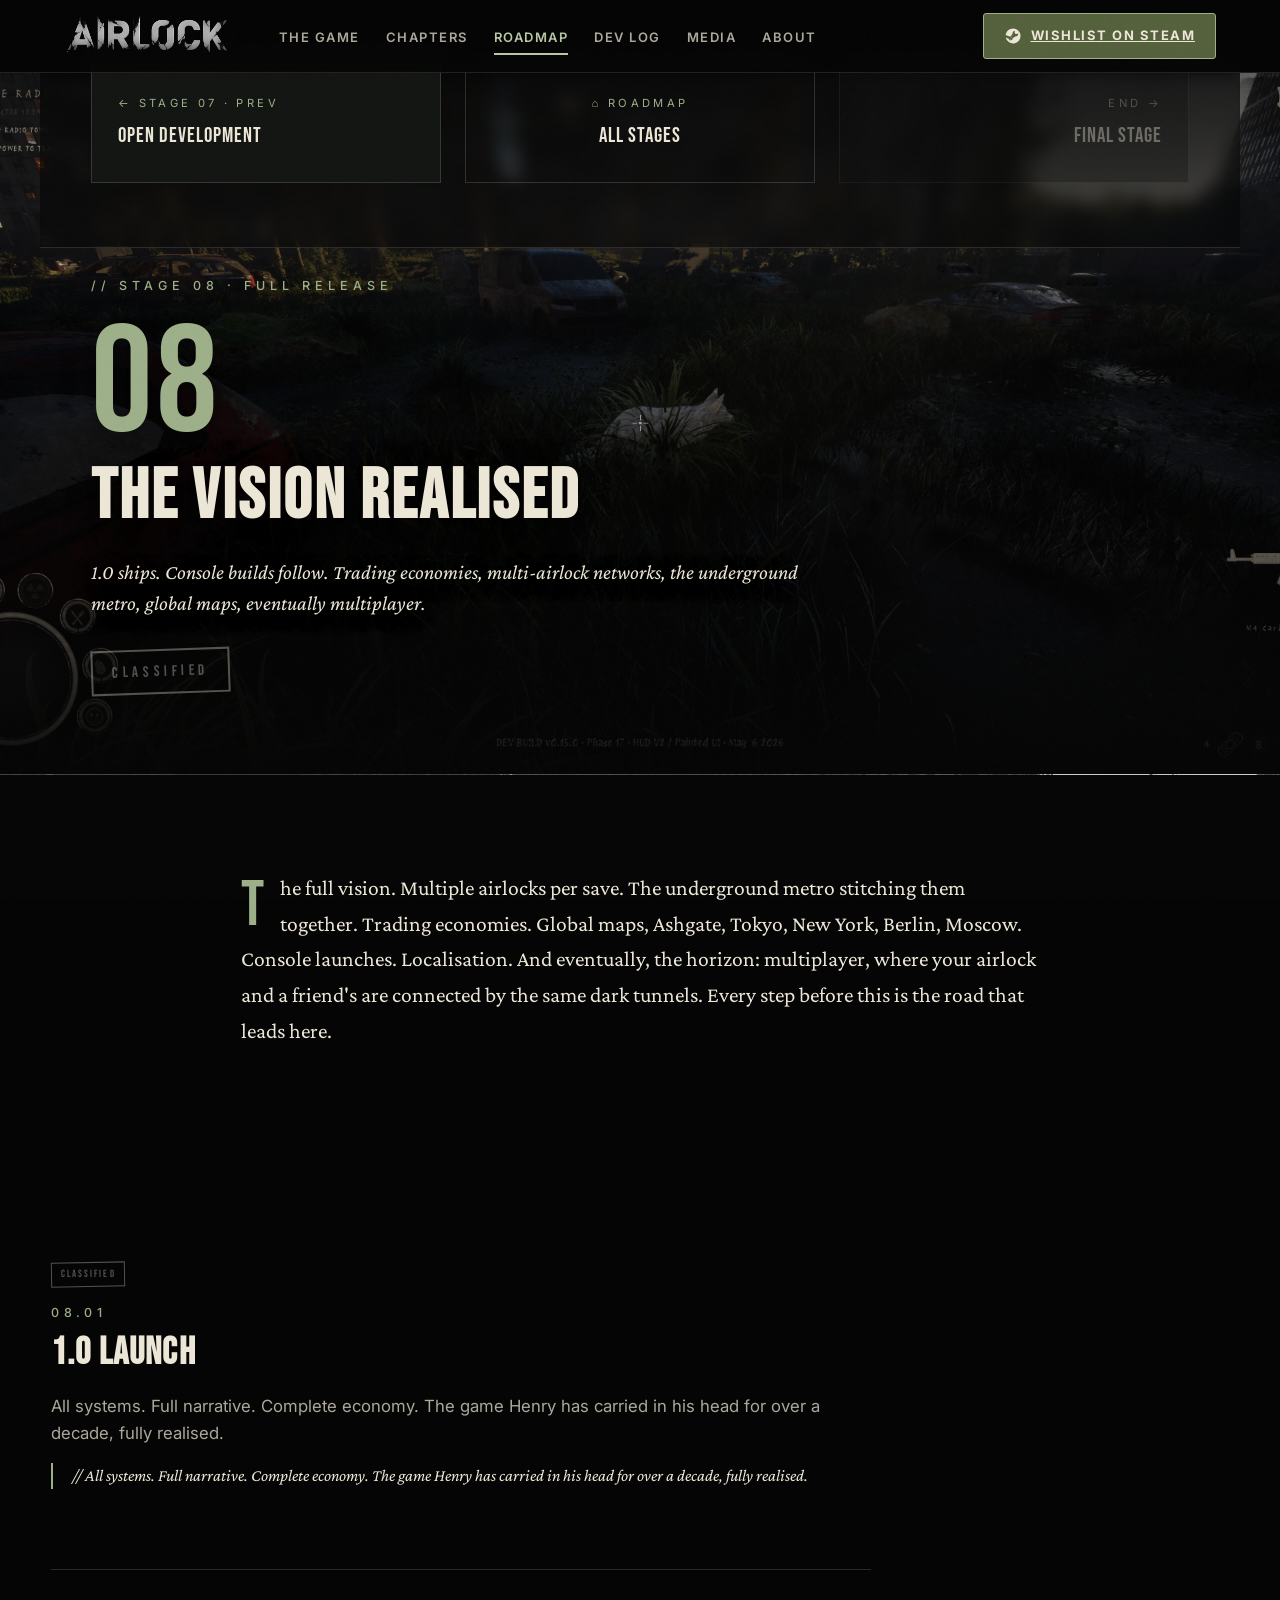
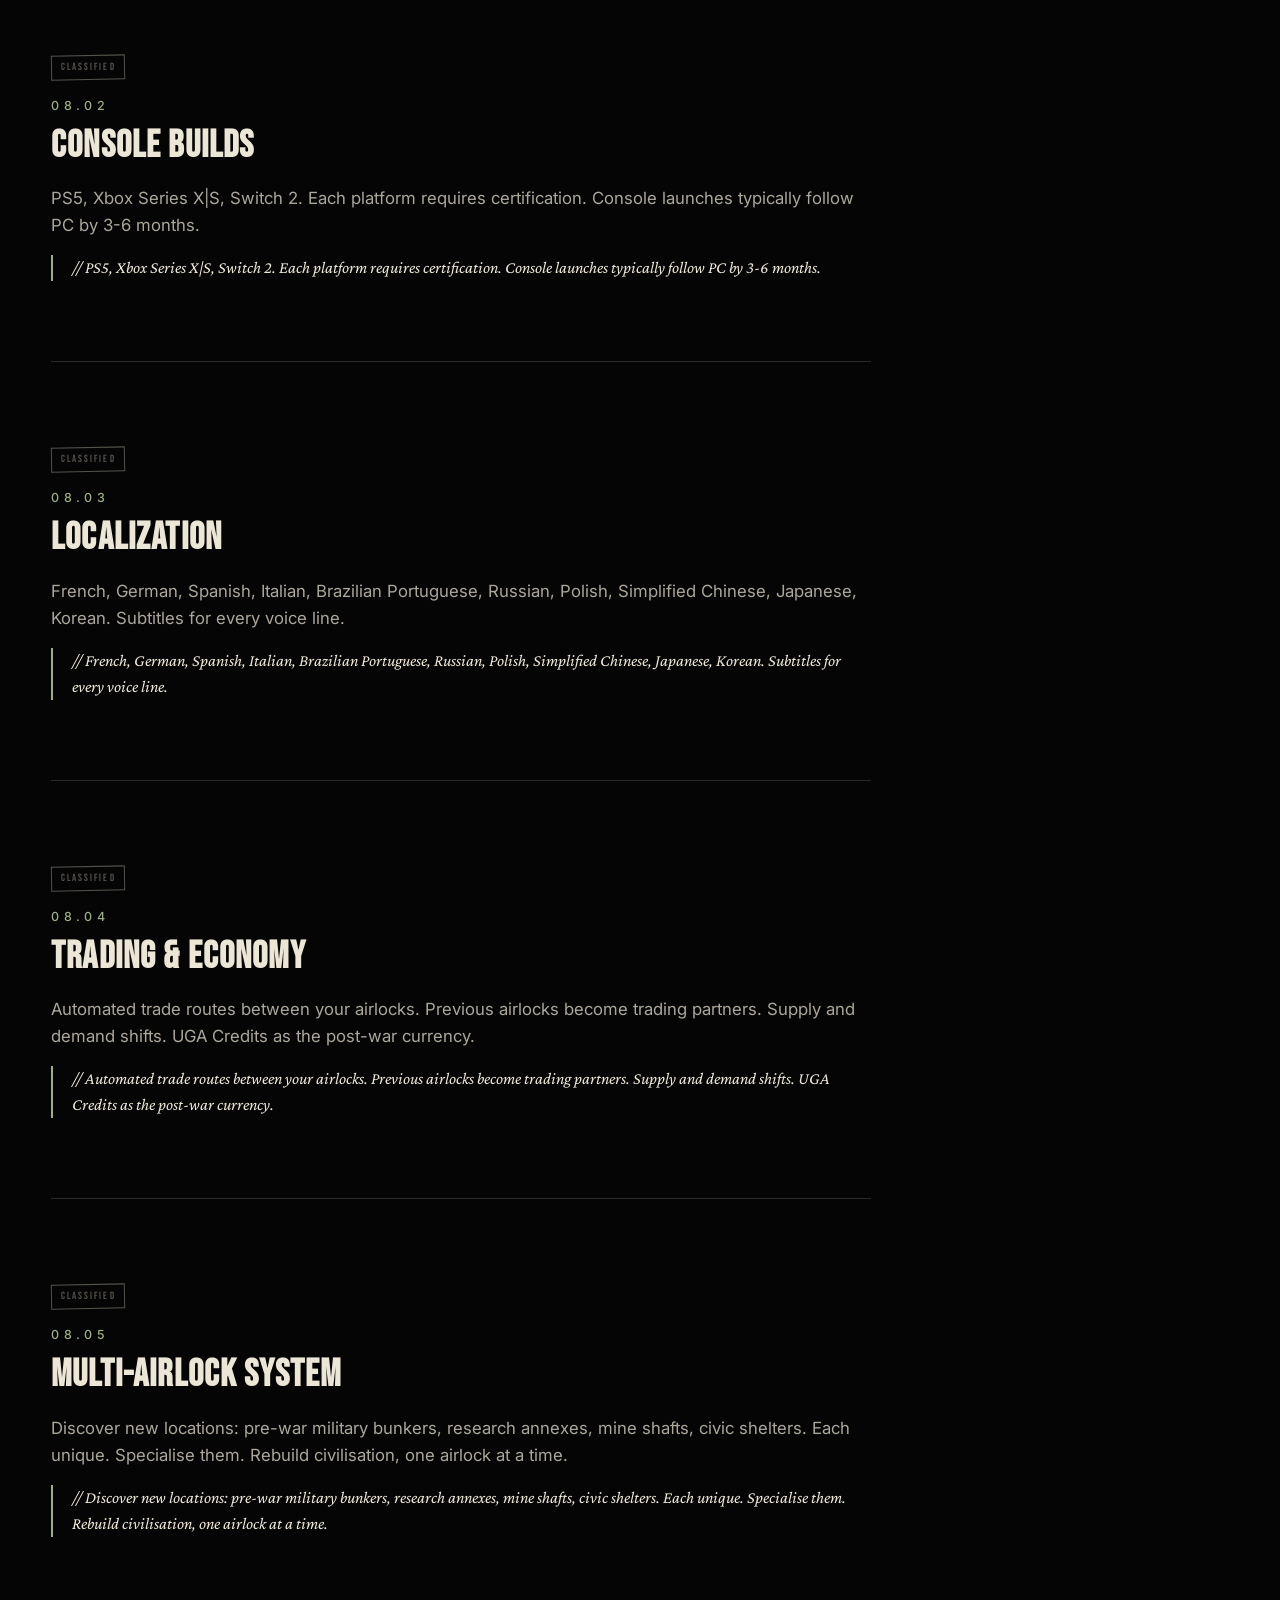
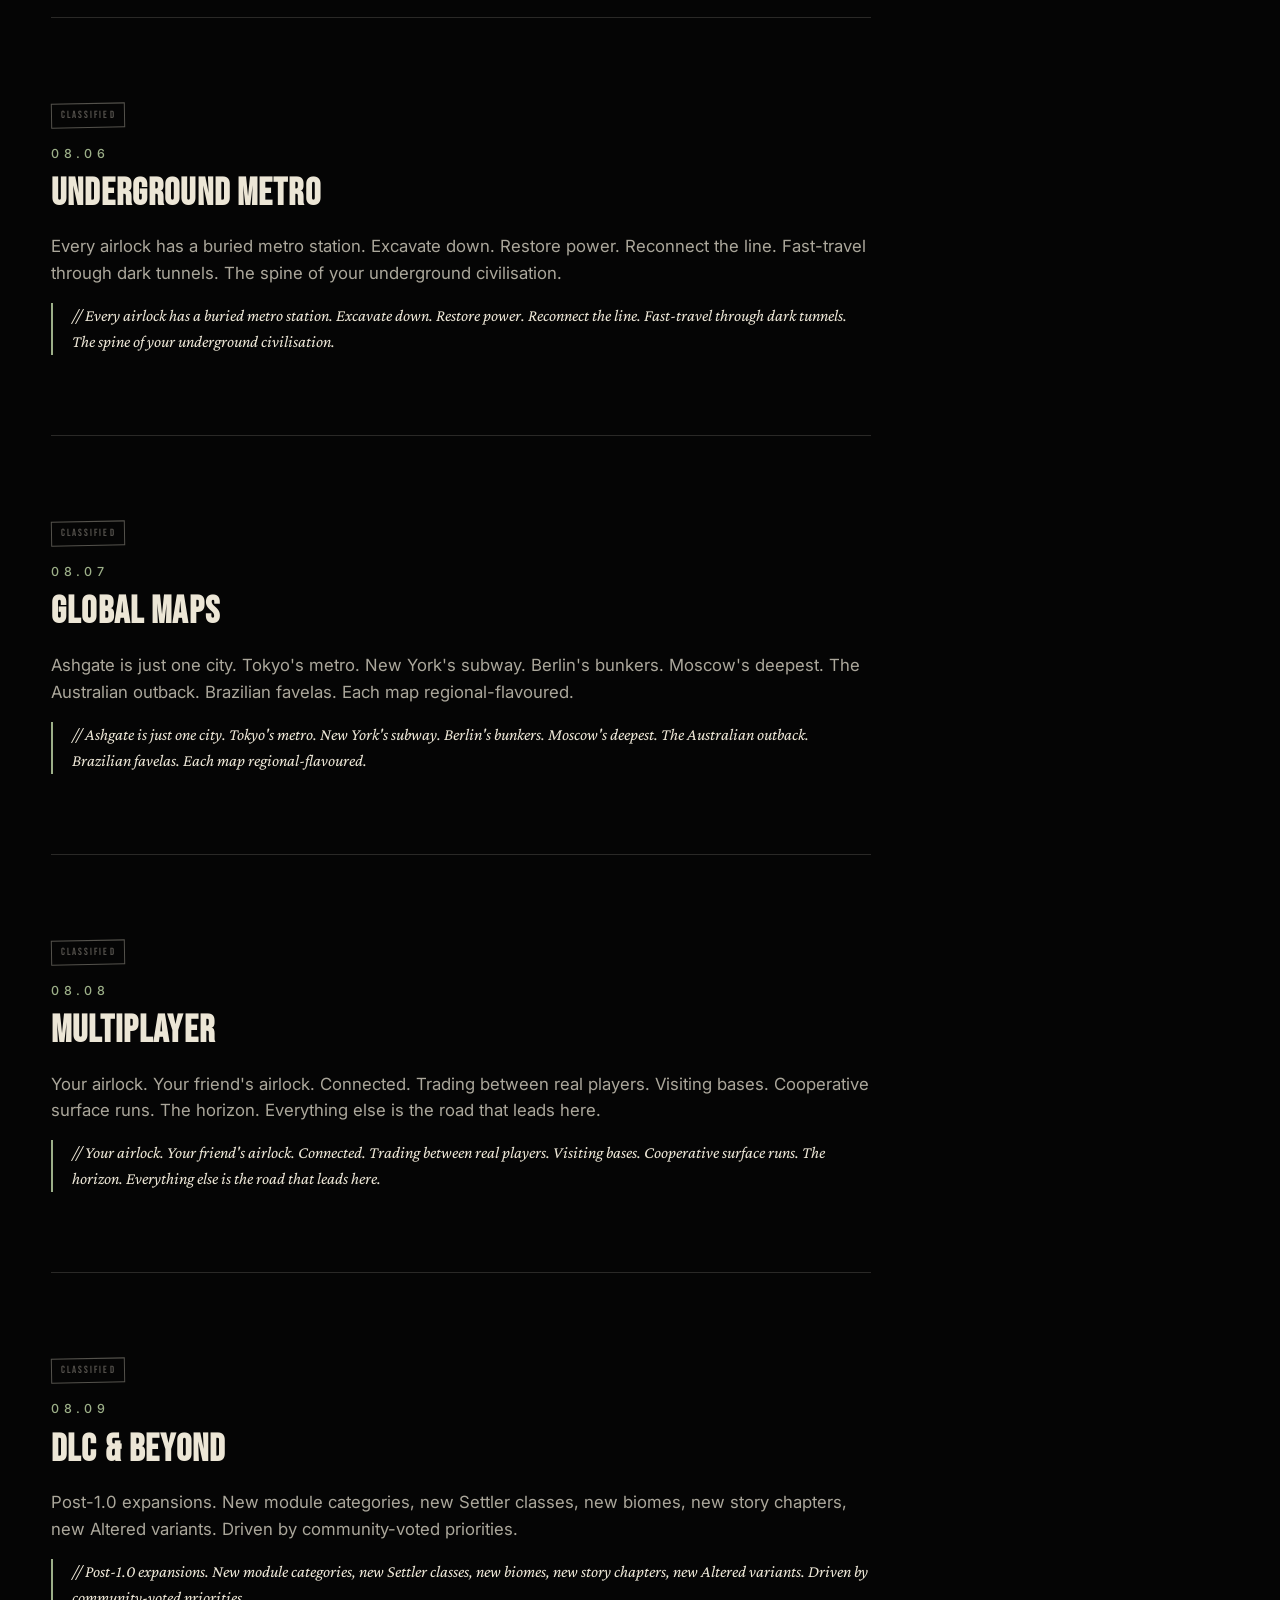
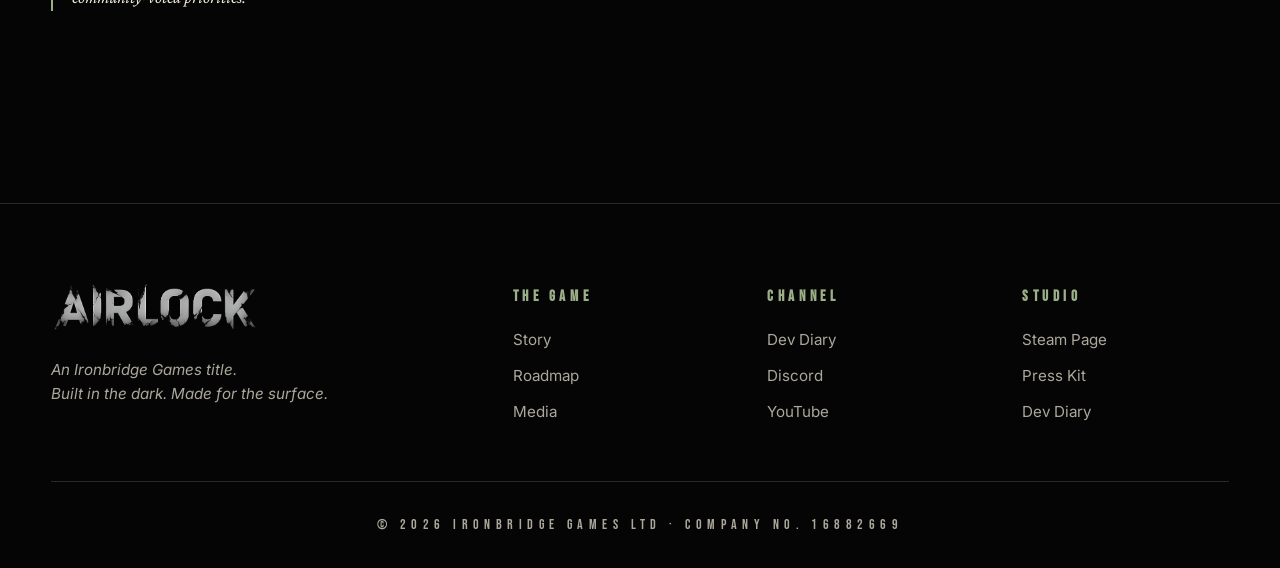
<file: stage-full-release.html>
<!DOCTYPE html>
<html lang="en">
<head>
<meta charset="UTF-8">
<meta name="viewport" content="width=device-width, initial-scale=1.0">
<title>AIRLOCK · Stage 08 · Full Release</title>
<meta name="description" content="1.0 ships. Console builds follow. Trading economies, multi-airlock networks, the underground metro, global maps, eventually multiplayer.">
<link rel="preconnect" href="https://fonts.googleapis.com">
<link rel="preconnect" href="https://fonts.gstatic.com" crossorigin>
<link href="https://fonts.googleapis.com/css2?family=Bebas+Neue&family=Crimson+Pro:ital,wght@0,400;0,500;1,400&family=Inter:wght@300;400;500;600&display=swap" rel="stylesheet">
<style>:root{--black:#050505;--bg:#0A0A0A;--bg-2:#141414;--bg-3:#1C1C1C;--bone:#ECE6D6;--bone-dim:rgba(236,230,214,0.7);--bone-faint:rgba(236,230,214,0.18);--accent:#D4A046;--accent-bright:#E8B86C;--crit:#C8463A;--green:#6FB85C;--classified:#8B2A2A;}
*{box-sizing:border-box;margin:0;padding:0;}
html{scroll-behavior:smooth;}
body{background:var(--black);color:var(--bone);font-family:'Inter',system-ui,sans-serif;font-size:17px;line-height:1.65;min-height:100vh;overflow-x:hidden;}
body::before{content:'';position:fixed;inset:0;pointer-events:none;opacity:0.04;mix-blend-mode:overlay;background-image:url("data:image/svg+xml,%3Csvg viewBox='0 0 200 200' xmlns='http://www.w3.org/2000/svg'%3E%3Cfilter id='n'%3E%3CfeTurbulence type='fractalNoise' baseFrequency='0.85' numOctaves='3' /%3E%3C/filter%3E%3Crect width='100%25' height='100%25' filter='url(%23n)'/%3E%3C/svg%3E");z-index:200;}
nav{position:fixed;top:0;left:0;right:0;z-index:95;padding:1.5rem 4%;display:flex;align-items:center;justify-content:space-between;background:linear-gradient(to bottom,rgba(5,5,5,0.85),rgba(5,5,5,0.5));transition:all 0.4s ease;backdrop-filter:blur(8px);border-bottom:1px solid var(--bone-faint);}
nav.scrolled{padding:0.9rem 4%;background:rgba(5,5,5,0.97);}
.nav-logo img{height:36px;filter:drop-shadow(0 4px 14px rgba(0,0,0,0.85));transition:transform 0.2s;}
.nav-logo:hover img{transform:scale(1.04);}
.nav-links{display:flex;gap:2.5rem;list-style:none;}
.nav-links a{color:var(--bone);text-decoration:none;font-family:'Bebas Neue',sans-serif;font-size:1rem;letter-spacing:0.3em;text-transform:uppercase;transition:color 0.2s;position:relative;}
.nav-links a::after{content:'';position:absolute;bottom:-6px;left:50%;right:50%;height:1px;background:var(--accent);transition:left 0.25s,right 0.25s;}
.nav-links a:hover{color:var(--accent);}
.nav-links a:hover::after{left:0;right:0;}
.nav-links a.active{color:var(--accent);}
.nav-links a.active::after{left:0;right:0;}
.nav-cta{font-family:'Bebas Neue',sans-serif;font-size:1rem;letter-spacing:0.3em;text-transform:uppercase;color:var(--black);background:var(--bone);padding:0.6rem 1.6rem;text-decoration:none;transition:all 0.2s;}
.nav-cta:hover{background:var(--accent);transform:translateY(-2px);}
.nav-toggle{display:none;background:none;border:none;color:var(--bone);font-size:1.5rem;cursor:pointer;padding:0;}
/* HERO */
.stage-hero{min-height:78vh;position:relative;display:flex;align-items:flex-end;padding:0 0 5rem;background-size:cover;background-position:center;border-bottom:1px solid var(--bone-faint);}
.stage-hero::before{content:'';position:absolute;inset:0;background:linear-gradient(to bottom,rgba(5,5,5,0.55) 0%,rgba(5,5,5,0.2) 35%,rgba(5,5,5,0.6) 70%,rgba(5,5,5,0.95) 100%);}
.stage-hero-content{position:relative;z-index:2;max-width:1200px;margin:0 auto;padding:0 4%;width:100%;}
.stage-hero-meta{font-family:'Inter',sans-serif;font-weight:500;font-size:0.78rem;color:var(--accent);letter-spacing:0.4em;text-transform:uppercase;margin-bottom:1.2rem;}
.stage-hero-num{font-family:'Bebas Neue',sans-serif;font-size:clamp(5rem,12vw,10rem);line-height:0.9;color:var(--accent);letter-spacing:0.02em;margin-bottom:0.5rem;text-shadow:0 6px 30px rgba(0,0,0,0.7);}
.stage-hero-title{font-family:'Bebas Neue',sans-serif;font-size:clamp(2.6rem,5.5vw,5rem);letter-spacing:0.04em;color:var(--bone);text-transform:uppercase;line-height:1;margin-bottom:1.5rem;text-shadow:0 6px 30px rgba(0,0,0,0.85);}
.stage-hero-summary{font-family:'Crimson Pro',serif;font-style:italic;font-size:clamp(1.05rem,1.6vw,1.4rem);color:var(--bone);max-width:760px;line-height:1.55;text-shadow:0 4px 20px rgba(0,0,0,0.85);}
.stage-stamp{display:inline-block;font-family:'Bebas Neue',sans-serif;font-size:0.95rem;letter-spacing:0.3em;padding:0.5rem 1.2rem;border:2px solid;transform:rotate(-2deg);margin-top:1.8rem;}
.stage-stamp.declassified{color:var(--green);border-color:var(--green);}
.stage-stamp.in-progress{color:var(--accent);border-color:var(--accent);}
.stage-stamp.classified{color:var(--classified);border-color:var(--classified);}
/* INTRO */
.stage-intro{padding:6rem 4%;max-width:900px;margin:0 auto;}
.stage-intro p{font-family:'Crimson Pro',serif;font-size:1.35rem;line-height:1.65;color:var(--bone);}
.stage-intro p::first-letter{font-family:'Bebas Neue',sans-serif;font-size:4rem;float:left;line-height:0.9;margin-right:1rem;margin-top:0.4rem;color:var(--accent);}
/* SUB-STAGES */
.stage-substages{padding:2rem 4% 7rem;max-width:1300px;margin:0 auto;}
.stage-substage{display:grid;grid-template-columns:1fr 1.2fr;gap:3.5rem;align-items:center;padding:5rem 0;border-bottom:1px solid var(--bone-faint);}
.stage-substage:last-child{border-bottom:none;}
.stage-substage.no-image{grid-template-columns:1fr;max-width:820px;}
.stage-substage-image{position:relative;aspect-ratio:16/10;overflow:hidden;border:1px solid var(--bone-faint);}
.stage-substage-image img{width:100%;height:100%;object-fit:cover;transition:transform 0.6s;}
.stage-substage-image:hover img{transform:scale(1.04);}
.stage-substage:nth-child(even):not(.no-image){direction:rtl;}
.stage-substage:nth-child(even):not(.no-image) > *{direction:ltr;}
.stage-substage-content{position:relative;}
.stage-substage-stamp{display:inline-block;font-family:'Bebas Neue',sans-serif;font-size:0.65rem;letter-spacing:0.2em;padding:0.18rem 0.55rem;border:1.5px solid;margin-bottom:1rem;transform:rotate(-1deg);}
.stage-substage-stamp.declassified{color:var(--green);border-color:var(--green);}
.stage-substage-stamp.in-progress{color:var(--accent);border-color:var(--accent);}
.stage-substage-stamp.classified{color:var(--classified);border-color:var(--classified);}
.stage-substage-num{font-family:'Inter',sans-serif;font-weight:500;font-size:0.78rem;color:var(--accent);letter-spacing:0.35em;text-transform:uppercase;margin-bottom:0.6rem;}
.stage-substage-name{font-family:'Bebas Neue',sans-serif;font-size:clamp(1.7rem,3vw,2.4rem);letter-spacing:0.03em;color:var(--bone);text-transform:uppercase;line-height:1.05;margin-bottom:1.2rem;}
.stage-substage-body{font-size:1.05rem;color:var(--bone-dim);line-height:1.6;margin-bottom:1rem;}
.stage-substage-detail{font-family:'Crimson Pro',serif;font-style:italic;font-size:1.05rem;color:var(--bone);line-height:1.55;padding-left:1.2rem;border-left:2px solid var(--accent);}
/* NAV PILLS */
.stage-nav{padding:4rem 4%;max-width:1200px;margin:0 auto;display:flex;justify-content:space-between;align-items:stretch;gap:1.5rem;flex-wrap:wrap;}
.stage-nav-pill{flex:1;min-width:280px;padding:1.8rem 1.6rem;background:var(--bg-2);border:1px solid var(--bone-faint);text-decoration:none;transition:all 0.25s;display:flex;flex-direction:column;gap:0.4rem;}
.stage-nav-pill:hover{border-color:var(--accent);background:var(--bg-3);transform:translateY(-3px);}
.stage-nav-pill.disabled{opacity:0.35;pointer-events:none;}
.stage-nav-meta{font-family:'Inter',sans-serif;font-size:0.7rem;color:var(--accent);letter-spacing:0.3em;text-transform:uppercase;}
.stage-nav-name{font-family:'Bebas Neue',sans-serif;font-size:1.3rem;color:var(--bone);letter-spacing:0.05em;text-transform:uppercase;}
.stage-nav-pill.next{text-align:right;}
.stage-nav-pill.center{text-align:center;justify-content:center;background:transparent;border-color:var(--bone-faint);}
.stage-nav-pill.center:hover{background:var(--bg-2);}
/* FOOTER */
footer{background:var(--black);padding:5rem 4% 2rem;border-top:1px solid var(--bone-faint);}
.footer-grid{display:grid;grid-template-columns:2fr 1fr 1fr 1fr;gap:3rem;max-width:1300px;margin:0 auto 3rem;}
.footer-brand img{height:50px;margin-bottom:1rem;}
.footer-brand p{color:var(--bone-dim);font-style:italic;font-size:0.95rem;line-height:1.6;}
.footer-col h5{font-family:'Bebas Neue',sans-serif;font-size:0.95rem;letter-spacing:0.3em;color:var(--accent);text-transform:uppercase;margin-bottom:1rem;}
.footer-col ul{list-style:none;}
.footer-col li{margin-bottom:0.5rem;}
.footer-col a{color:var(--bone-dim);text-decoration:none;font-size:0.95rem;transition:color 0.2s;}
.footer-col a:hover{color:var(--bone);}
.footer-bottom{text-align:center;color:var(--bone-dim);font-family:'Bebas Neue',sans-serif;font-size:0.85rem;letter-spacing:0.4em;padding-top:2rem;border-top:1px solid var(--bone-faint);max-width:1300px;margin:0 auto;}
.reveal{opacity:0;transform:translateY(30px);transition:opacity 0.9s ease,transform 0.9s ease;}
.reveal.visible{opacity:1;transform:translateY(0);}
@media (max-width:1100px){.nav-links{display:none;position:absolute;top:100%;left:0;right:0;background:rgba(5,5,5,0.98);flex-direction:column;padding:2rem;gap:1.5rem;border-bottom:1px solid var(--bone-faint);}.nav-links.open{display:flex;}.nav-toggle{display:block;}}
@media (max-width:900px){.footer-grid{grid-template-columns:1fr;}.stage-substage{grid-template-columns:1fr!important;direction:ltr!important;}.stage-substage > *{direction:ltr!important;}.stage-nav{flex-direction:column;}.stage-nav-pill.next{text-align:left;}}</style>
    <link rel="stylesheet" href="airlock.css">
</head>
<body>

<nav class="nav" id="nav">
    <div class="container nav-inner">
        <a class="brand-logo nav-logo" href="index.html"><img src="airlock_menulogo.png" alt="AIRLOCK"></a>
        <ul class="nav-links" id="navLinks">
            <li><a href="index.html#game">The Game</a></li>
            <li><a href="index.html#chapters">Chapters</a></li>
            <li><a href="roadmap.html" class="is-active">Roadmap</a></li>
            <li><a href="diary.html">Dev Log</a></li>
            <li><a href="media.html">Media</a></li>
            <li><a href="index.html#story">About</a></li>
        </ul>
        <div class="nav-right">
                <a class="steam-btn" href="https://store.steampowered.com/app/4652950/Airlock/?utm_source=officialsite" target="_blank" rel="noopener">
                <svg viewBox="0 0 24 24" fill="currentColor"><path d="M12 2a10 10 0 00-9.9 8.6l5.3 2.2a2.8 2.8 0 011.6-.5l2.4-3.4v-.1a3.8 3.8 0 113.8 3.8h-.1l-3.4 2.4a2.8 2.8 0 01-5.5.8L2.3 14A10 10 0 1012 2zm-3.4 14.6l-1.2-.5a2.1 2.1 0 003.9-1.1 2.1 2.1 0 00-2.9-1.9l1.2.5a1.5 1.5 0 11-1 2.5zm8-7.2a2.5 2.5 0 100-5 2.5 2.5 0 000 5z"/></svg>
                Wishlist on Steam
            </a>
        </div>
    </div>
</nav>

<section class="stage-hero" style="background-image:url('screenshots/airlock_world_05.jpg');">
    <div class="stage-hero-content">
        <div class="stage-hero-meta">// Stage 08 · Full Release</div>
        <div class="stage-hero-num">08</div>
        <h1 class="stage-hero-title">The Vision Realised</h1>
        <p class="stage-hero-summary">1.0 ships. Console builds follow. Trading economies, multi-airlock networks, the underground metro, global maps, eventually multiplayer.</p>
        <div class="stage-stamp classified">CLASSIFIED</div>
    </div>
</section>

<section class="stage-intro">
    <p>The full vision. Multiple airlocks per save. The underground metro stitching them together. Trading economies. Global maps, Ashgate, Tokyo, New York, Berlin, Moscow. Console launches. Localisation. And eventually, the horizon: multiplayer, where your airlock and a friend's are connected by the same dark tunnels. Every step before this is the road that leads here.</p>
</section>

<section class="stage-substages">
<article class="stage-substage reveal no-image">
<div class="stage-substage-content">
<div class="stage-substage-stamp classified">CLASSIFIED</div>
<div class="stage-substage-num">08.01</div>
<h3 class="stage-substage-name">1.0 Launch</h3>
<p class="stage-substage-body">All systems. Full narrative. Complete economy. The game Henry has carried in his head for over a decade, fully realised.</p>
<p class="stage-substage-detail">// All systems. Full narrative. Complete economy. The game Henry has carried in his head for over a decade, fully realised.</p>
</div></article>
<article class="stage-substage reveal no-image">
<div class="stage-substage-content">
<div class="stage-substage-stamp classified">CLASSIFIED</div>
<div class="stage-substage-num">08.02</div>
<h3 class="stage-substage-name">Console Builds</h3>
<p class="stage-substage-body">PS5, Xbox Series X|S, Switch 2. Each platform requires certification. Console launches typically follow PC by 3-6 months.</p>
<p class="stage-substage-detail">// PS5, Xbox Series X|S, Switch 2. Each platform requires certification. Console launches typically follow PC by 3-6 months.</p>
</div></article>
<article class="stage-substage reveal no-image">
<div class="stage-substage-content">
<div class="stage-substage-stamp classified">CLASSIFIED</div>
<div class="stage-substage-num">08.03</div>
<h3 class="stage-substage-name">Localization</h3>
<p class="stage-substage-body">French, German, Spanish, Italian, Brazilian Portuguese, Russian, Polish, Simplified Chinese, Japanese, Korean. Subtitles for every voice line.</p>
<p class="stage-substage-detail">// French, German, Spanish, Italian, Brazilian Portuguese, Russian, Polish, Simplified Chinese, Japanese, Korean. Subtitles for every voice line.</p>
</div></article>
<article class="stage-substage reveal no-image">
<div class="stage-substage-content">
<div class="stage-substage-stamp classified">CLASSIFIED</div>
<div class="stage-substage-num">08.04</div>
<h3 class="stage-substage-name">Trading & Economy</h3>
<p class="stage-substage-body">Automated trade routes between your airlocks. Previous airlocks become trading partners. Supply and demand shifts. UGA Credits as the post-war currency.</p>
<p class="stage-substage-detail">// Automated trade routes between your airlocks. Previous airlocks become trading partners. Supply and demand shifts. UGA Credits as the post-war currency.</p>
</div></article>
<article class="stage-substage reveal no-image">
<div class="stage-substage-content">
<div class="stage-substage-stamp classified">CLASSIFIED</div>
<div class="stage-substage-num">08.05</div>
<h3 class="stage-substage-name">Multi-Airlock System</h3>
<p class="stage-substage-body">Discover new locations: pre-war military bunkers, research annexes, mine shafts, civic shelters. Each unique. Specialise them. Rebuild civilisation, one airlock at a time.</p>
<p class="stage-substage-detail">// Discover new locations: pre-war military bunkers, research annexes, mine shafts, civic shelters. Each unique. Specialise them. Rebuild civilisation, one airlock at a time.</p>
</div></article>
<article class="stage-substage reveal no-image">
<div class="stage-substage-content">
<div class="stage-substage-stamp classified">CLASSIFIED</div>
<div class="stage-substage-num">08.06</div>
<h3 class="stage-substage-name">Underground Metro</h3>
<p class="stage-substage-body">Every airlock has a buried metro station. Excavate down. Restore power. Reconnect the line. Fast-travel through dark tunnels. The spine of your underground civilisation.</p>
<p class="stage-substage-detail">// Every airlock has a buried metro station. Excavate down. Restore power. Reconnect the line. Fast-travel through dark tunnels. The spine of your underground civilisation.</p>
</div></article>
<article class="stage-substage reveal no-image">
<div class="stage-substage-content">
<div class="stage-substage-stamp classified">CLASSIFIED</div>
<div class="stage-substage-num">08.07</div>
<h3 class="stage-substage-name">Global Maps</h3>
<p class="stage-substage-body">Ashgate is just one city. Tokyo's metro. New York's subway. Berlin's bunkers. Moscow's deepest. The Australian outback. Brazilian favelas. Each map regional-flavoured.</p>
<p class="stage-substage-detail">// Ashgate is just one city. Tokyo's metro. New York's subway. Berlin's bunkers. Moscow's deepest. The Australian outback. Brazilian favelas. Each map regional-flavoured.</p>
</div></article>
<article class="stage-substage reveal no-image">
<div class="stage-substage-content">
<div class="stage-substage-stamp classified">CLASSIFIED</div>
<div class="stage-substage-num">08.08</div>
<h3 class="stage-substage-name">Multiplayer</h3>
<p class="stage-substage-body">Your airlock. Your friend's airlock. Connected. Trading between real players. Visiting bases. Cooperative surface runs. The horizon. Everything else is the road that leads here.</p>
<p class="stage-substage-detail">// Your airlock. Your friend's airlock. Connected. Trading between real players. Visiting bases. Cooperative surface runs. The horizon. Everything else is the road that leads here.</p>
</div></article>
<article class="stage-substage reveal no-image">
<div class="stage-substage-content">
<div class="stage-substage-stamp classified">CLASSIFIED</div>
<div class="stage-substage-num">08.09</div>
<h3 class="stage-substage-name">DLC & Beyond</h3>
<p class="stage-substage-body">Post-1.0 expansions. New module categories, new Settler classes, new biomes, new story chapters, new Altered variants. Driven by community-voted priorities.</p>
<p class="stage-substage-detail">// Post-1.0 expansions. New module categories, new Settler classes, new biomes, new story chapters, new Altered variants. Driven by community-voted priorities.</p>
</div></article>
</section>

<nav class="stage-nav">
    <a class="stage-nav-pill prev" href="stage-early-access.html"><div class="stage-nav-meta">← STAGE 07 · PREV</div><div class="stage-nav-name">Open Development</div></a>
    <a class="stage-nav-pill center" href="roadmap.html"><div class="stage-nav-meta">⌂ ROADMAP</div><div class="stage-nav-name">All Stages</div></a>
    <span class="stage-nav-pill next disabled"><div class="stage-nav-meta">END →</div><div class="stage-nav-name">Final Stage</div></span>
</nav>

<footer id="support">
    <div class="footer-grid">
        <div class="footer-brand"><img src="airlock_menulogo.png" alt="AIRLOCK"><p>An Ironbridge Games title.<br>Built in the dark. Made for the surface.</p></div>
        <div class="footer-col"><h5>The Game</h5><ul><li><a href="index.html#chapters">Story</a></li><li><a href="roadmap.html">Roadmap</a></li><li><a href="media.html">Media</a></li></ul></div>
        <div class="footer-col"><h5>Channel</h5><ul><li><a href="diary.html">Dev Diary</a></li><li><a href="https://discord.gg/VpwRvjsd2Y" target="_blank" rel="noopener">Discord</a></li><li><a href="https://www.youtube.com/playlist?list=PLhoasRCxOlRP3OM8u7_KstvISsC55Sjyj" target="_blank" rel="noopener">YouTube</a></li></ul></div>
        <div class="footer-col"><h5>Studio</h5><ul><li><a href="https://store.steampowered.com/app/4652950/Airlock/?utm_source=officialsite" target="_blank" rel="noopener">Steam Page</a></li><li><a href="media.html">Press Kit</a></li><li><a href="diary.html">Dev Diary</a></li></ul></div>
    </div>
    <div class="footer-bottom">© 2026 Ironbridge Games Ltd · Company No. 16882669</div>
</footer>

<script>
const nav=document.getElementById('nav');
function onScroll(){if(window.scrollY>80)nav.classList.add('scrolled');else nav.classList.remove('scrolled');}
window.addEventListener('scroll',onScroll,{passive:true});onScroll();
const navToggle=document.getElementById('navToggle');
const navLinks=document.getElementById('navLinks');
if(navToggle)navToggle.addEventListener('click',()=>navLinks.classList.toggle('open'));
const observer=new IntersectionObserver((entries)=>{entries.forEach(e=>{if(e.isIntersecting){e.target.classList.add('visible');observer.unobserve(e.target);}});},{threshold:0.12,rootMargin:'0px 0px -60px 0px'});
document.querySelectorAll('.reveal').forEach(el=>observer.observe(el));
</script>

</body>
</html>
</file>
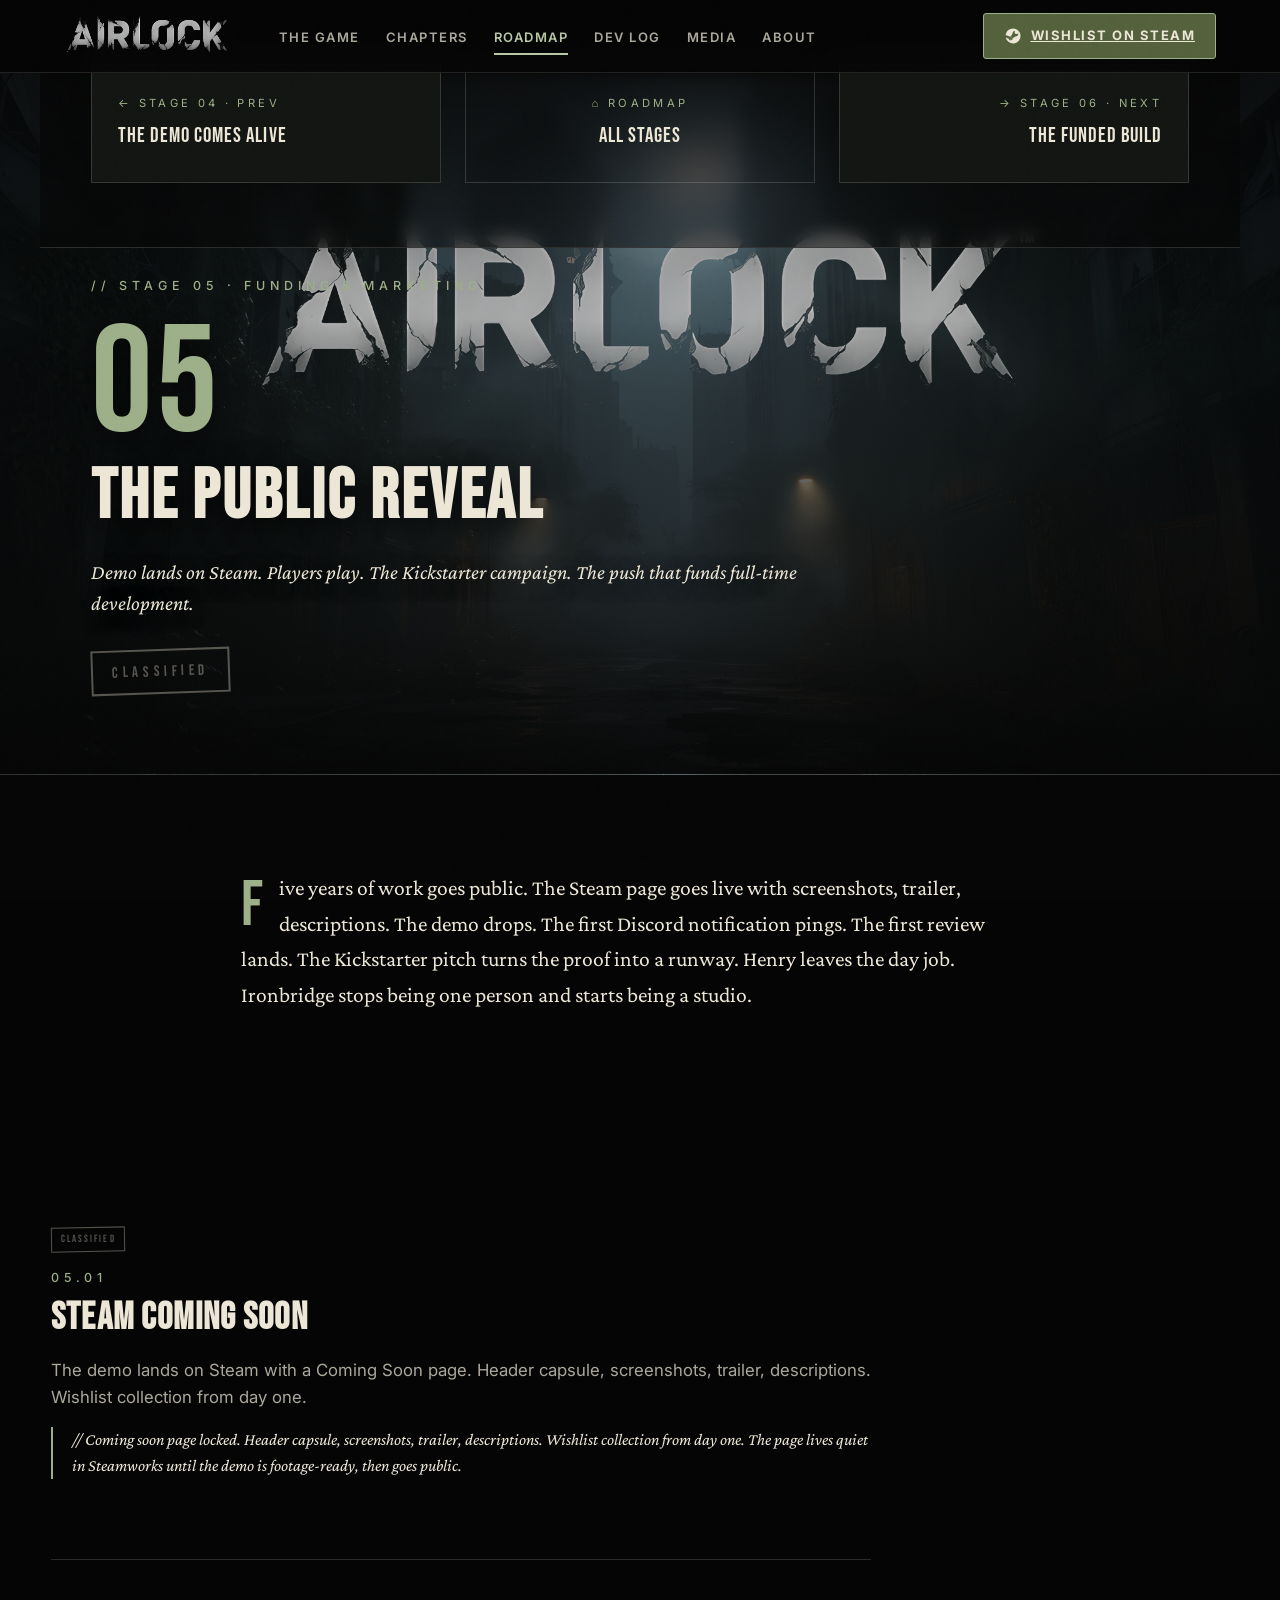
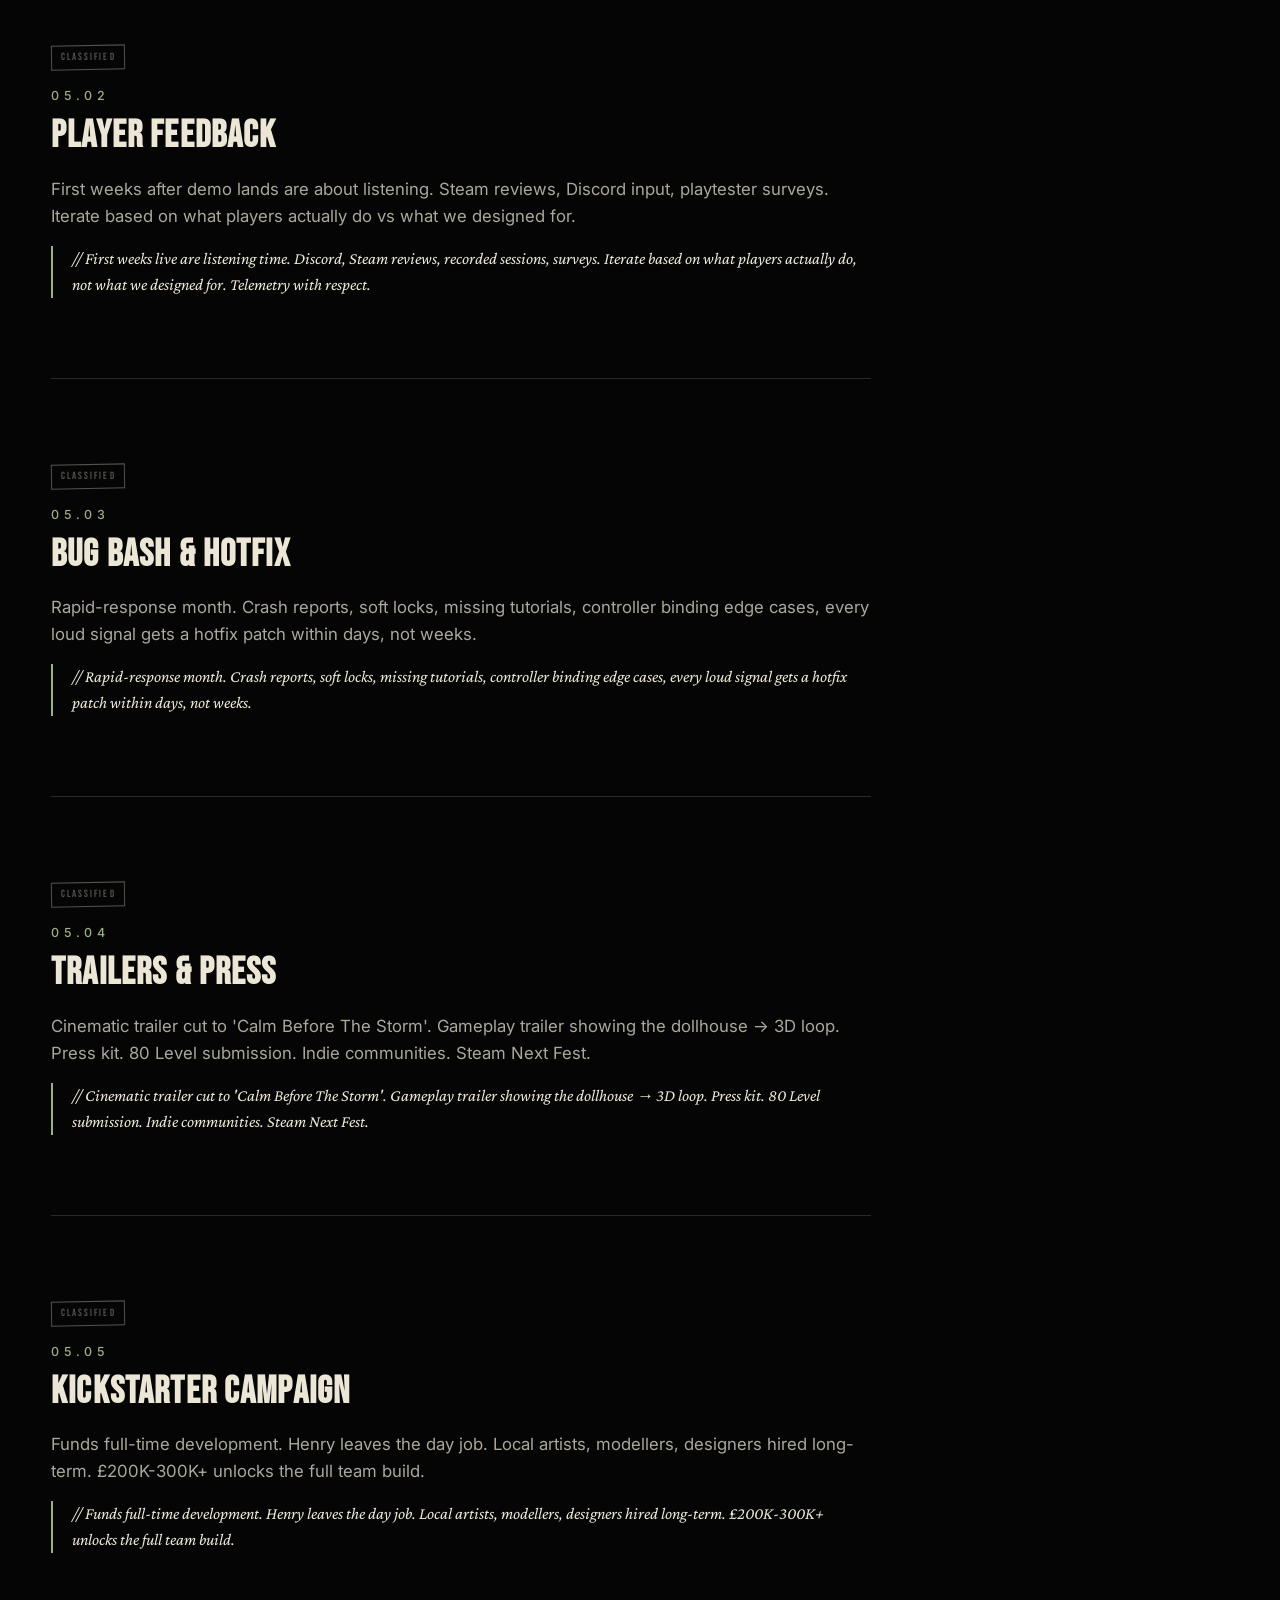
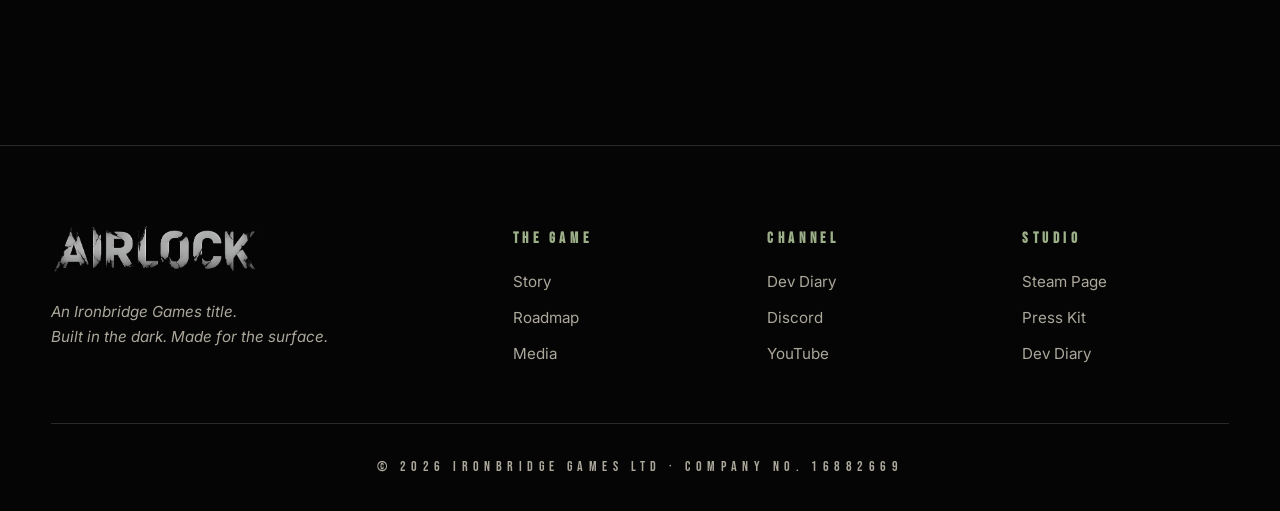
<file: stage-funding.html>
<!DOCTYPE html>
<html lang="en">
<head>
<meta charset="UTF-8">
<meta name="viewport" content="width=device-width, initial-scale=1.0">
<title>AIRLOCK · Stage 05 · Funding & Marketing</title>
<meta name="description" content="Demo lands on Steam. Players play. The Kickstarter campaign. The push that funds full-time development.">
<link rel="preconnect" href="https://fonts.googleapis.com">
<link rel="preconnect" href="https://fonts.gstatic.com" crossorigin>
<link href="https://fonts.googleapis.com/css2?family=Bebas+Neue&family=Crimson+Pro:ital,wght@0,400;0,500;1,400&family=Inter:wght@300;400;500;600&display=swap" rel="stylesheet">
<style>:root{--black:#050505;--bg:#0A0A0A;--bg-2:#141414;--bg-3:#1C1C1C;--bone:#ECE6D6;--bone-dim:rgba(236,230,214,0.7);--bone-faint:rgba(236,230,214,0.18);--accent:#D4A046;--accent-bright:#E8B86C;--crit:#C8463A;--green:#6FB85C;--classified:#8B2A2A;}
*{box-sizing:border-box;margin:0;padding:0;}
html{scroll-behavior:smooth;}
body{background:var(--black);color:var(--bone);font-family:'Inter',system-ui,sans-serif;font-size:17px;line-height:1.65;min-height:100vh;overflow-x:hidden;}
body::before{content:'';position:fixed;inset:0;pointer-events:none;opacity:0.04;mix-blend-mode:overlay;background-image:url("data:image/svg+xml,%3Csvg viewBox='0 0 200 200' xmlns='http://www.w3.org/2000/svg'%3E%3Cfilter id='n'%3E%3CfeTurbulence type='fractalNoise' baseFrequency='0.85' numOctaves='3' /%3E%3C/filter%3E%3Crect width='100%25' height='100%25' filter='url(%23n)'/%3E%3C/svg%3E");z-index:200;}
nav{position:fixed;top:0;left:0;right:0;z-index:95;padding:1.5rem 4%;display:flex;align-items:center;justify-content:space-between;background:linear-gradient(to bottom,rgba(5,5,5,0.85),rgba(5,5,5,0.5));transition:all 0.4s ease;backdrop-filter:blur(8px);border-bottom:1px solid var(--bone-faint);}
nav.scrolled{padding:0.9rem 4%;background:rgba(5,5,5,0.97);}
.nav-logo img{height:36px;filter:drop-shadow(0 4px 14px rgba(0,0,0,0.85));transition:transform 0.2s;}
.nav-logo:hover img{transform:scale(1.04);}
.nav-links{display:flex;gap:2.5rem;list-style:none;}
.nav-links a{color:var(--bone);text-decoration:none;font-family:'Bebas Neue',sans-serif;font-size:1rem;letter-spacing:0.3em;text-transform:uppercase;transition:color 0.2s;position:relative;}
.nav-links a::after{content:'';position:absolute;bottom:-6px;left:50%;right:50%;height:1px;background:var(--accent);transition:left 0.25s,right 0.25s;}
.nav-links a:hover{color:var(--accent);}
.nav-links a:hover::after{left:0;right:0;}
.nav-links a.active{color:var(--accent);}
.nav-links a.active::after{left:0;right:0;}
.nav-cta{font-family:'Bebas Neue',sans-serif;font-size:1rem;letter-spacing:0.3em;text-transform:uppercase;color:var(--black);background:var(--bone);padding:0.6rem 1.6rem;text-decoration:none;transition:all 0.2s;}
.nav-cta:hover{background:var(--accent);transform:translateY(-2px);}
.nav-toggle{display:none;background:none;border:none;color:var(--bone);font-size:1.5rem;cursor:pointer;padding:0;}
/* HERO */
.stage-hero{min-height:78vh;position:relative;display:flex;align-items:flex-end;padding:0 0 5rem;background-size:cover;background-position:center;border-bottom:1px solid var(--bone-faint);}
.stage-hero::before{content:'';position:absolute;inset:0;background:linear-gradient(to bottom,rgba(5,5,5,0.55) 0%,rgba(5,5,5,0.2) 35%,rgba(5,5,5,0.6) 70%,rgba(5,5,5,0.95) 100%);}
.stage-hero-content{position:relative;z-index:2;max-width:1200px;margin:0 auto;padding:0 4%;width:100%;}
.stage-hero-meta{font-family:'Inter',sans-serif;font-weight:500;font-size:0.78rem;color:var(--accent);letter-spacing:0.4em;text-transform:uppercase;margin-bottom:1.2rem;}
.stage-hero-num{font-family:'Bebas Neue',sans-serif;font-size:clamp(5rem,12vw,10rem);line-height:0.9;color:var(--accent);letter-spacing:0.02em;margin-bottom:0.5rem;text-shadow:0 6px 30px rgba(0,0,0,0.7);}
.stage-hero-title{font-family:'Bebas Neue',sans-serif;font-size:clamp(2.6rem,5.5vw,5rem);letter-spacing:0.04em;color:var(--bone);text-transform:uppercase;line-height:1;margin-bottom:1.5rem;text-shadow:0 6px 30px rgba(0,0,0,0.85);}
.stage-hero-summary{font-family:'Crimson Pro',serif;font-style:italic;font-size:clamp(1.05rem,1.6vw,1.4rem);color:var(--bone);max-width:760px;line-height:1.55;text-shadow:0 4px 20px rgba(0,0,0,0.85);}
.stage-stamp{display:inline-block;font-family:'Bebas Neue',sans-serif;font-size:0.95rem;letter-spacing:0.3em;padding:0.5rem 1.2rem;border:2px solid;transform:rotate(-2deg);margin-top:1.8rem;}
.stage-stamp.declassified{color:var(--green);border-color:var(--green);}
.stage-stamp.in-progress{color:var(--accent);border-color:var(--accent);}
.stage-stamp.classified{color:var(--classified);border-color:var(--classified);}
/* INTRO */
.stage-intro{padding:6rem 4%;max-width:900px;margin:0 auto;}
.stage-intro p{font-family:'Crimson Pro',serif;font-size:1.35rem;line-height:1.65;color:var(--bone);}
.stage-intro p::first-letter{font-family:'Bebas Neue',sans-serif;font-size:4rem;float:left;line-height:0.9;margin-right:1rem;margin-top:0.4rem;color:var(--accent);}
/* SUB-STAGES */
.stage-substages{padding:2rem 4% 7rem;max-width:1300px;margin:0 auto;}
.stage-substage{display:grid;grid-template-columns:1fr 1.2fr;gap:3.5rem;align-items:center;padding:5rem 0;border-bottom:1px solid var(--bone-faint);}
.stage-substage:last-child{border-bottom:none;}
.stage-substage.no-image{grid-template-columns:1fr;max-width:820px;}
.stage-substage-image{position:relative;aspect-ratio:16/10;overflow:hidden;border:1px solid var(--bone-faint);}
.stage-substage-image img{width:100%;height:100%;object-fit:cover;transition:transform 0.6s;}
.stage-substage-image:hover img{transform:scale(1.04);}
.stage-substage:nth-child(even):not(.no-image){direction:rtl;}
.stage-substage:nth-child(even):not(.no-image) > *{direction:ltr;}
.stage-substage-content{position:relative;}
.stage-substage-stamp{display:inline-block;font-family:'Bebas Neue',sans-serif;font-size:0.65rem;letter-spacing:0.2em;padding:0.18rem 0.55rem;border:1.5px solid;margin-bottom:1rem;transform:rotate(-1deg);}
.stage-substage-stamp.declassified{color:var(--green);border-color:var(--green);}
.stage-substage-stamp.in-progress{color:var(--accent);border-color:var(--accent);}
.stage-substage-stamp.classified{color:var(--classified);border-color:var(--classified);}
.stage-substage-num{font-family:'Inter',sans-serif;font-weight:500;font-size:0.78rem;color:var(--accent);letter-spacing:0.35em;text-transform:uppercase;margin-bottom:0.6rem;}
.stage-substage-name{font-family:'Bebas Neue',sans-serif;font-size:clamp(1.7rem,3vw,2.4rem);letter-spacing:0.03em;color:var(--bone);text-transform:uppercase;line-height:1.05;margin-bottom:1.2rem;}
.stage-substage-body{font-size:1.05rem;color:var(--bone-dim);line-height:1.6;margin-bottom:1rem;}
.stage-substage-detail{font-family:'Crimson Pro',serif;font-style:italic;font-size:1.05rem;color:var(--bone);line-height:1.55;padding-left:1.2rem;border-left:2px solid var(--accent);}
/* NAV PILLS */
.stage-nav{padding:4rem 4%;max-width:1200px;margin:0 auto;display:flex;justify-content:space-between;align-items:stretch;gap:1.5rem;flex-wrap:wrap;}
.stage-nav-pill{flex:1;min-width:280px;padding:1.8rem 1.6rem;background:var(--bg-2);border:1px solid var(--bone-faint);text-decoration:none;transition:all 0.25s;display:flex;flex-direction:column;gap:0.4rem;}
.stage-nav-pill:hover{border-color:var(--accent);background:var(--bg-3);transform:translateY(-3px);}
.stage-nav-pill.disabled{opacity:0.35;pointer-events:none;}
.stage-nav-meta{font-family:'Inter',sans-serif;font-size:0.7rem;color:var(--accent);letter-spacing:0.3em;text-transform:uppercase;}
.stage-nav-name{font-family:'Bebas Neue',sans-serif;font-size:1.3rem;color:var(--bone);letter-spacing:0.05em;text-transform:uppercase;}
.stage-nav-pill.next{text-align:right;}
.stage-nav-pill.center{text-align:center;justify-content:center;background:transparent;border-color:var(--bone-faint);}
.stage-nav-pill.center:hover{background:var(--bg-2);}
/* FOOTER */
footer{background:var(--black);padding:5rem 4% 2rem;border-top:1px solid var(--bone-faint);}
.footer-grid{display:grid;grid-template-columns:2fr 1fr 1fr 1fr;gap:3rem;max-width:1300px;margin:0 auto 3rem;}
.footer-brand img{height:50px;margin-bottom:1rem;}
.footer-brand p{color:var(--bone-dim);font-style:italic;font-size:0.95rem;line-height:1.6;}
.footer-col h5{font-family:'Bebas Neue',sans-serif;font-size:0.95rem;letter-spacing:0.3em;color:var(--accent);text-transform:uppercase;margin-bottom:1rem;}
.footer-col ul{list-style:none;}
.footer-col li{margin-bottom:0.5rem;}
.footer-col a{color:var(--bone-dim);text-decoration:none;font-size:0.95rem;transition:color 0.2s;}
.footer-col a:hover{color:var(--bone);}
.footer-bottom{text-align:center;color:var(--bone-dim);font-family:'Bebas Neue',sans-serif;font-size:0.85rem;letter-spacing:0.4em;padding-top:2rem;border-top:1px solid var(--bone-faint);max-width:1300px;margin:0 auto;}
.reveal{opacity:0;transform:translateY(30px);transition:opacity 0.9s ease,transform 0.9s ease;}
.reveal.visible{opacity:1;transform:translateY(0);}
@media (max-width:1100px){.nav-links{display:none;position:absolute;top:100%;left:0;right:0;background:rgba(5,5,5,0.98);flex-direction:column;padding:2rem;gap:1.5rem;border-bottom:1px solid var(--bone-faint);}.nav-links.open{display:flex;}.nav-toggle{display:block;}}
@media (max-width:900px){.footer-grid{grid-template-columns:1fr;}.stage-substage{grid-template-columns:1fr!important;direction:ltr!important;}.stage-substage > *{direction:ltr!important;}.stage-nav{flex-direction:column;}.stage-nav-pill.next{text-align:left;}}</style>
    <link rel="stylesheet" href="airlock.css">
</head>
<body>

<nav class="nav" id="nav">
    <div class="container nav-inner">
        <a class="brand-logo nav-logo" href="index.html"><img src="airlock_menulogo.png" alt="AIRLOCK"></a>
        <ul class="nav-links" id="navLinks">
            <li><a href="index.html#game">The Game</a></li>
            <li><a href="index.html#chapters">Chapters</a></li>
            <li><a href="roadmap.html" class="is-active">Roadmap</a></li>
            <li><a href="diary.html">Dev Log</a></li>
            <li><a href="media.html">Media</a></li>
            <li><a href="index.html#story">About</a></li>
        </ul>
        <div class="nav-right">
                <a class="steam-btn" href="https://store.steampowered.com/app/4652950/Airlock/?utm_source=officialsite" target="_blank" rel="noopener">
                <svg viewBox="0 0 24 24" fill="currentColor"><path d="M12 2a10 10 0 00-9.9 8.6l5.3 2.2a2.8 2.8 0 011.6-.5l2.4-3.4v-.1a3.8 3.8 0 113.8 3.8h-.1l-3.4 2.4a2.8 2.8 0 01-5.5.8L2.3 14A10 10 0 1012 2zm-3.4 14.6l-1.2-.5a2.1 2.1 0 003.9-1.1 2.1 2.1 0 00-2.9-1.9l1.2.5a1.5 1.5 0 11-1 2.5zm8-7.2a2.5 2.5 0 100-5 2.5 2.5 0 000 5z"/></svg>
                Wishlist on Steam
            </a>
        </div>
    </div>
</nav>

<section class="stage-hero" style="background-image:url('screenshots/city_bg_airlockF.jpg');">
    <div class="stage-hero-content">
        <div class="stage-hero-meta">// Stage 05 · Funding & Marketing</div>
        <div class="stage-hero-num">05</div>
        <h1 class="stage-hero-title">The Public Reveal</h1>
        <p class="stage-hero-summary">Demo lands on Steam. Players play. The Kickstarter campaign. The push that funds full-time development.</p>
        <div class="stage-stamp classified">CLASSIFIED</div>
    </div>
</section>

<section class="stage-intro">
    <p>Five years of work goes public. The Steam page goes live with screenshots, trailer, descriptions. The demo drops. The first Discord notification pings. The first review lands. The Kickstarter pitch turns the proof into a runway. Henry leaves the day job. Ironbridge stops being one person and starts being a studio.</p>
</section>

<section class="stage-substages">
<article class="stage-substage reveal no-image">
<div class="stage-substage-content">
<div class="stage-substage-stamp classified">CLASSIFIED</div>
<div class="stage-substage-num">05.01</div>
<h3 class="stage-substage-name">Steam Coming Soon</h3>
<p class="stage-substage-body">The demo lands on Steam with a Coming Soon page. Header capsule, screenshots, trailer, descriptions. Wishlist collection from day one.</p>
<p class="stage-substage-detail">// Coming soon page locked. Header capsule, screenshots, trailer, descriptions. Wishlist collection from day one. The page lives quiet in Steamworks until the demo is footage-ready, then goes public.</p>
</div></article>
<article class="stage-substage reveal no-image">
<div class="stage-substage-content">
<div class="stage-substage-stamp classified">CLASSIFIED</div>
<div class="stage-substage-num">05.02</div>
<h3 class="stage-substage-name">Player Feedback</h3>
<p class="stage-substage-body">First weeks after demo lands are about listening. Steam reviews, Discord input, playtester surveys. Iterate based on what players actually do vs what we designed for.</p>
<p class="stage-substage-detail">// First weeks live are listening time. Discord, Steam reviews, recorded sessions, surveys. Iterate based on what players actually do, not what we designed for. Telemetry with respect.</p>
</div></article>
<article class="stage-substage reveal no-image">
<div class="stage-substage-content">
<div class="stage-substage-stamp classified">CLASSIFIED</div>
<div class="stage-substage-num">05.03</div>
<h3 class="stage-substage-name">Bug Bash & Hotfix</h3>
<p class="stage-substage-body">Rapid-response month. Crash reports, soft locks, missing tutorials, controller binding edge cases, every loud signal gets a hotfix patch within days, not weeks.</p>
<p class="stage-substage-detail">// Rapid-response month. Crash reports, soft locks, missing tutorials, controller binding edge cases, every loud signal gets a hotfix patch within days, not weeks.</p>
</div></article>
<article class="stage-substage reveal no-image">
<div class="stage-substage-content">
<div class="stage-substage-stamp classified">CLASSIFIED</div>
<div class="stage-substage-num">05.04</div>
<h3 class="stage-substage-name">Trailers & Press</h3>
<p class="stage-substage-body">Cinematic trailer cut to 'Calm Before The Storm'. Gameplay trailer showing the dollhouse → 3D loop. Press kit. 80 Level submission. Indie communities. Steam Next Fest.</p>
<p class="stage-substage-detail">// Cinematic trailer cut to 'Calm Before The Storm'. Gameplay trailer showing the dollhouse → 3D loop. Press kit. 80 Level submission. Indie communities. Steam Next Fest.</p>
</div></article>
<article class="stage-substage reveal no-image">
<div class="stage-substage-content">
<div class="stage-substage-stamp classified">CLASSIFIED</div>
<div class="stage-substage-num">05.05</div>
<h3 class="stage-substage-name">Kickstarter Campaign</h3>
<p class="stage-substage-body">Funds full-time development. Henry leaves the day job. Local artists, modellers, designers hired long-term. £200K-300K+ unlocks the full team build.</p>
<p class="stage-substage-detail">// Funds full-time development. Henry leaves the day job. Local artists, modellers, designers hired long-term. £200K-300K+ unlocks the full team build.</p>
</div></article>
</section>

<nav class="stage-nav">
    <a class="stage-nav-pill prev" href="stage-vertical-slice.html"><div class="stage-nav-meta">← STAGE 04 · PREV</div><div class="stage-nav-name">The Demo Comes Alive</div></a>
    <a class="stage-nav-pill center" href="roadmap.html"><div class="stage-nav-meta">⌂ ROADMAP</div><div class="stage-nav-name">All Stages</div></a>
    <a class="stage-nav-pill next" href="stage-production.html"><div class="stage-nav-meta">→ STAGE 06 · NEXT</div><div class="stage-nav-name">The Funded Build</div></a>
</nav>

<footer id="support">
    <div class="footer-grid">
        <div class="footer-brand"><img src="airlock_menulogo.png" alt="AIRLOCK"><p>An Ironbridge Games title.<br>Built in the dark. Made for the surface.</p></div>
        <div class="footer-col"><h5>The Game</h5><ul><li><a href="index.html#chapters">Story</a></li><li><a href="roadmap.html">Roadmap</a></li><li><a href="media.html">Media</a></li></ul></div>
        <div class="footer-col"><h5>Channel</h5><ul><li><a href="diary.html">Dev Diary</a></li><li><a href="https://discord.gg/VpwRvjsd2Y" target="_blank" rel="noopener">Discord</a></li><li><a href="https://www.youtube.com/playlist?list=PLhoasRCxOlRP3OM8u7_KstvISsC55Sjyj" target="_blank" rel="noopener">YouTube</a></li></ul></div>
        <div class="footer-col"><h5>Studio</h5><ul><li><a href="https://store.steampowered.com/app/4652950/Airlock/?utm_source=officialsite" target="_blank" rel="noopener">Steam Page</a></li><li><a href="media.html">Press Kit</a></li><li><a href="diary.html">Dev Diary</a></li></ul></div>
    </div>
    <div class="footer-bottom">© 2026 Ironbridge Games Ltd · Company No. 16882669</div>
</footer>

<script>
const nav=document.getElementById('nav');
function onScroll(){if(window.scrollY>80)nav.classList.add('scrolled');else nav.classList.remove('scrolled');}
window.addEventListener('scroll',onScroll,{passive:true});onScroll();
const navToggle=document.getElementById('navToggle');
const navLinks=document.getElementById('navLinks');
if(navToggle)navToggle.addEventListener('click',()=>navLinks.classList.toggle('open'));
const observer=new IntersectionObserver((entries)=>{entries.forEach(e=>{if(e.isIntersecting){e.target.classList.add('visible');observer.unobserve(e.target);}});},{threshold:0.12,rootMargin:'0px 0px -60px 0px'});
document.querySelectorAll('.reveal').forEach(el=>observer.observe(el));
</script>

</body>
</html>
</file>
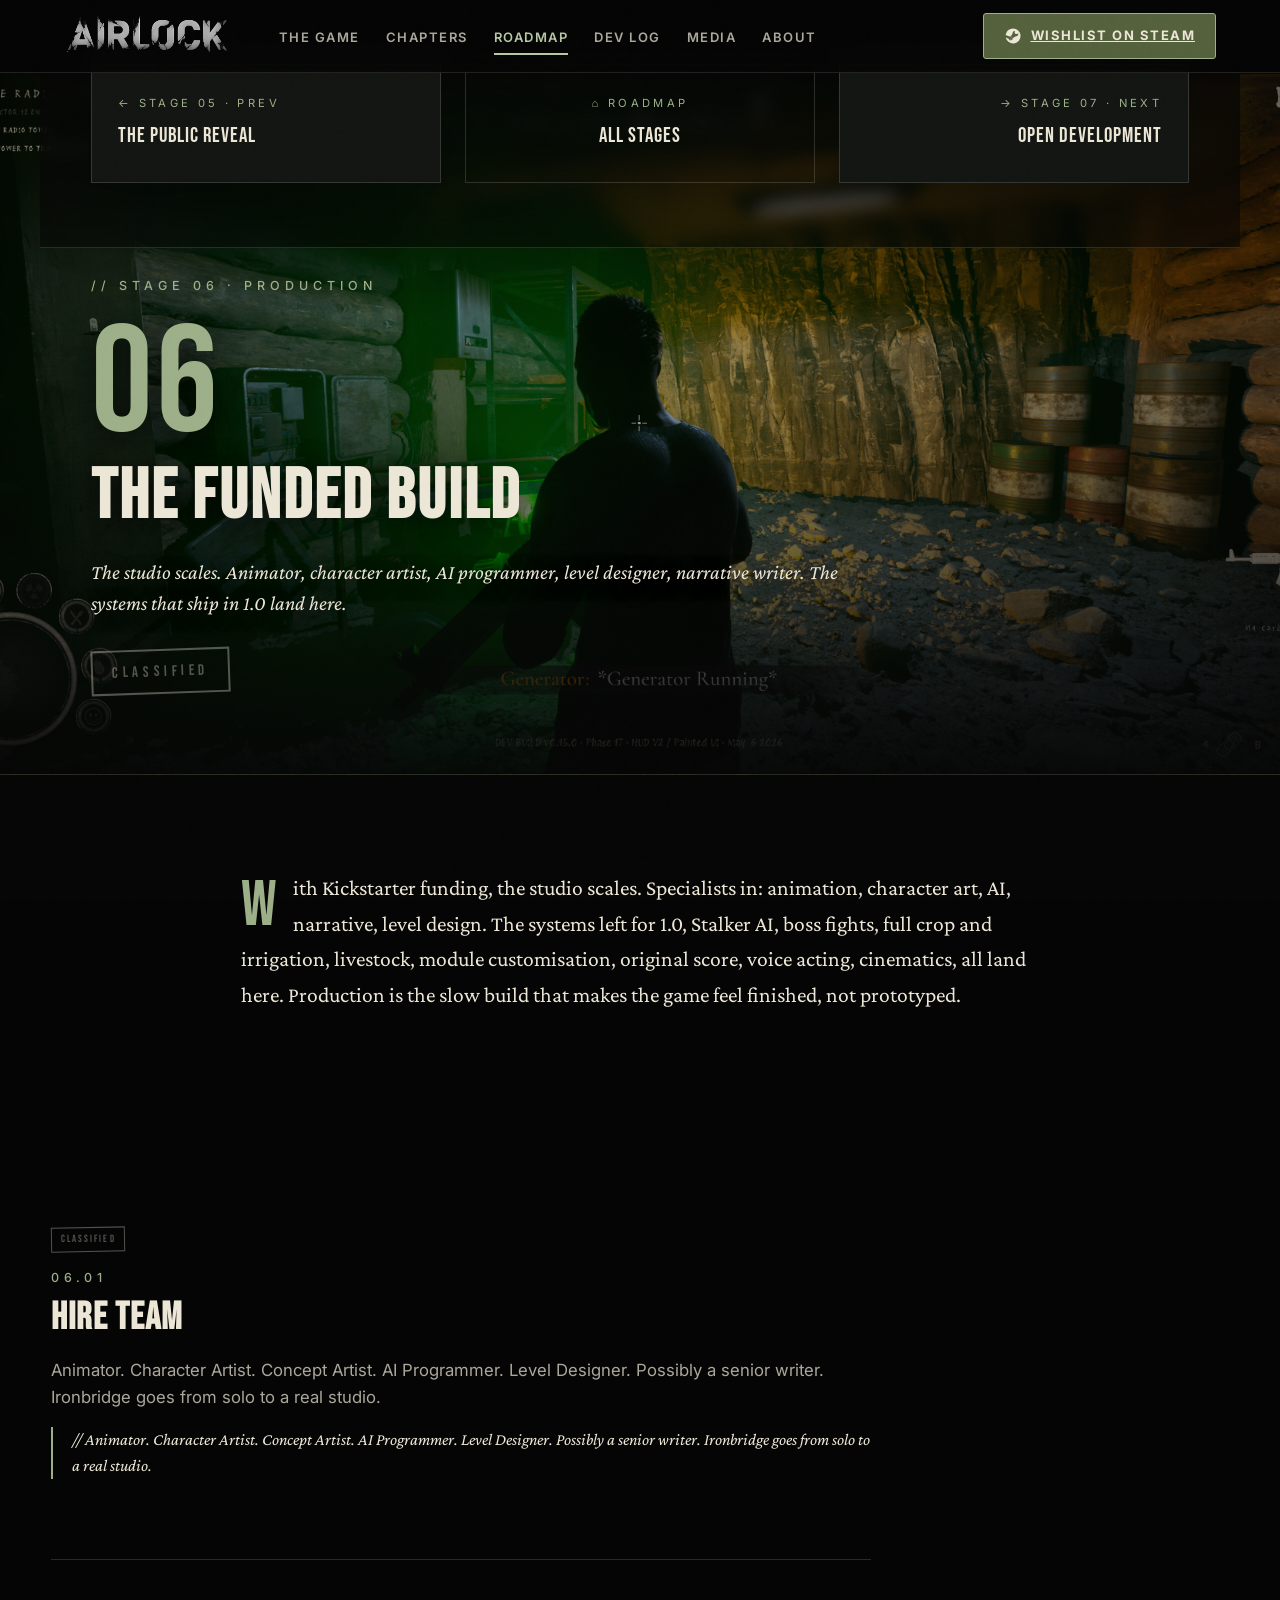
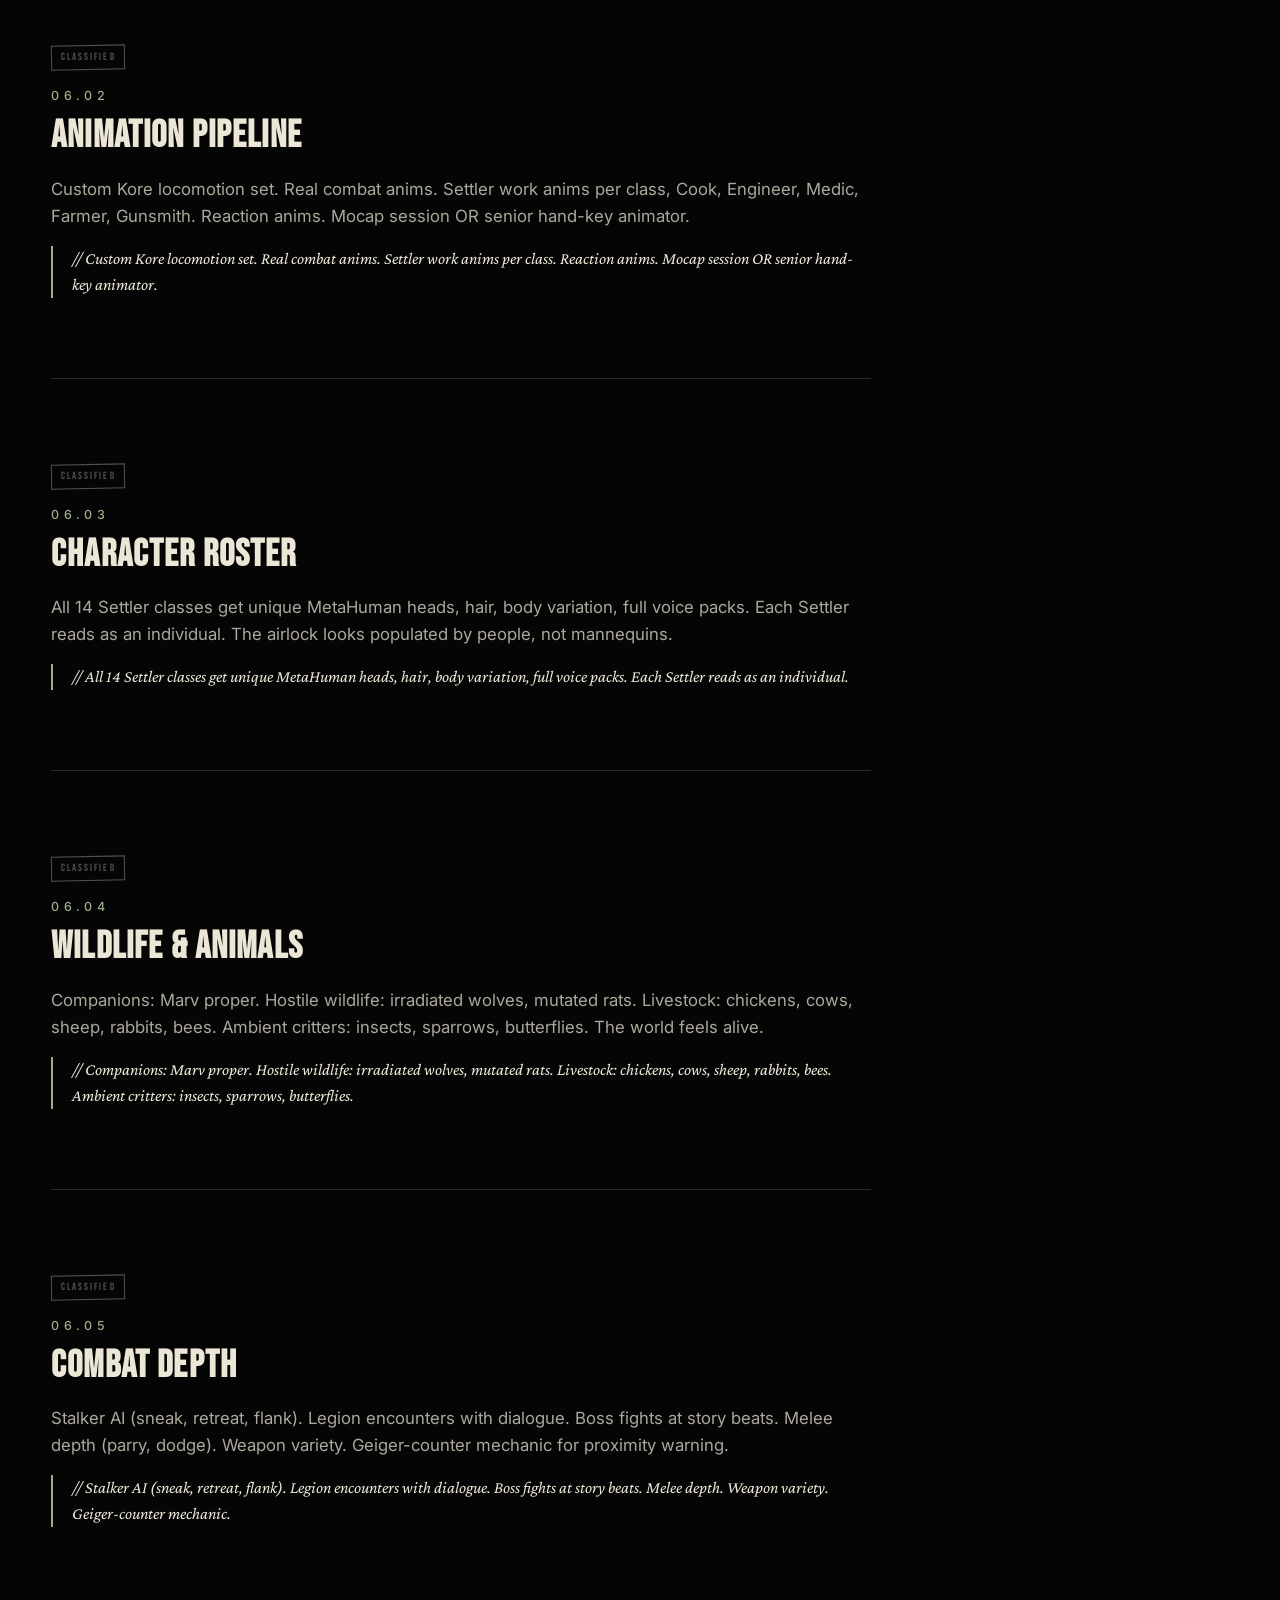
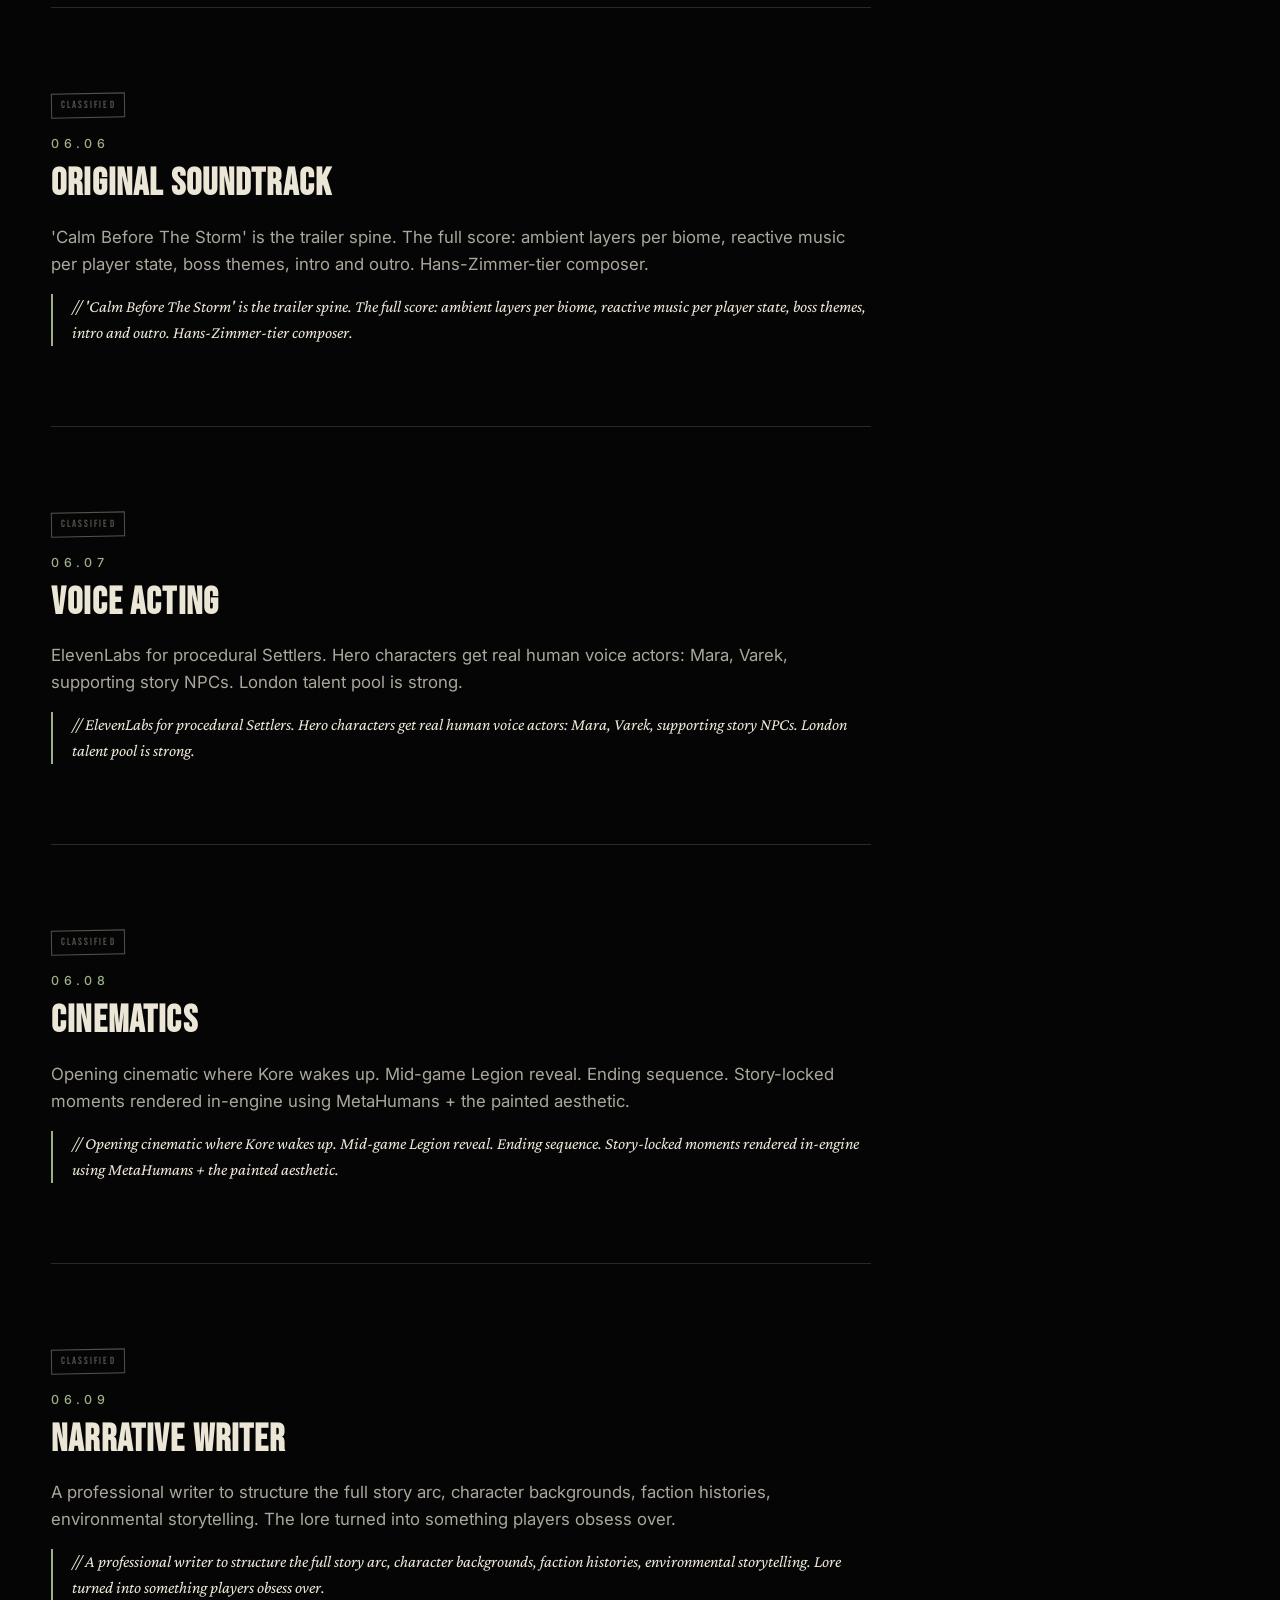
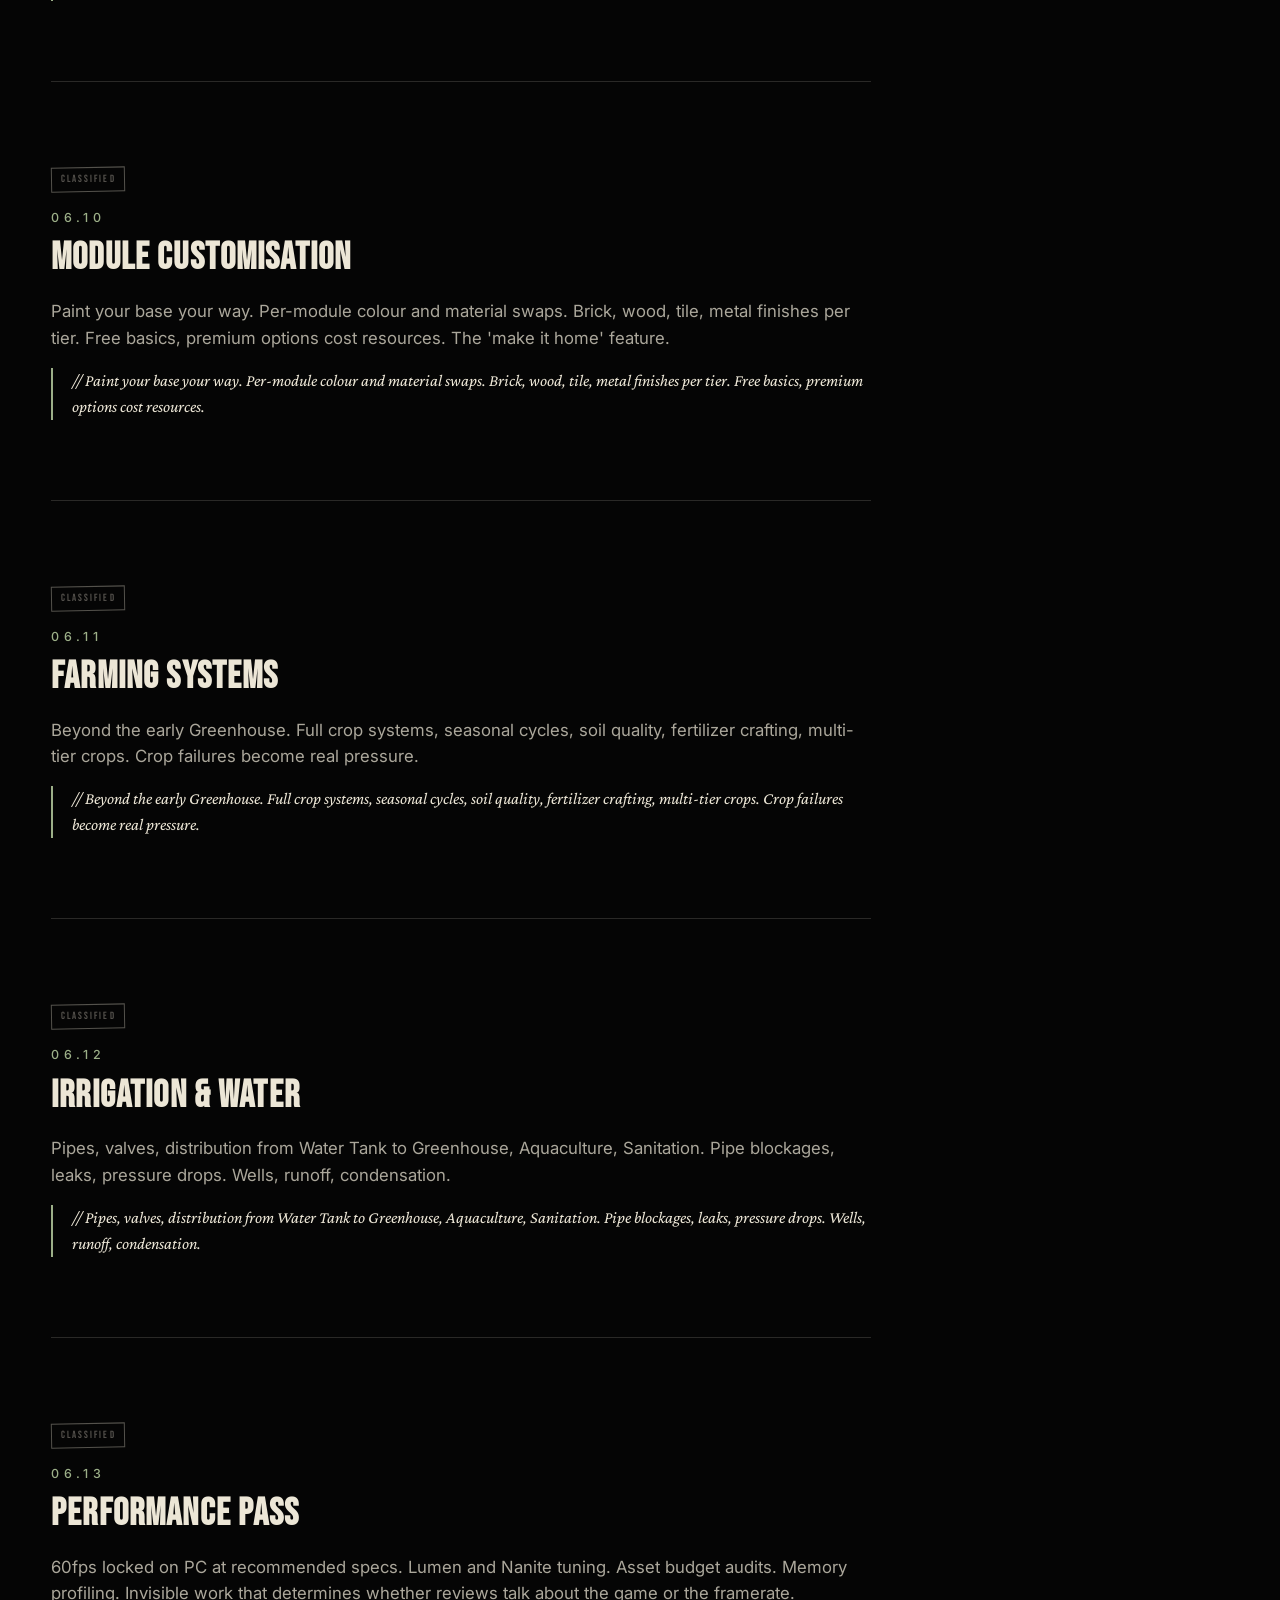
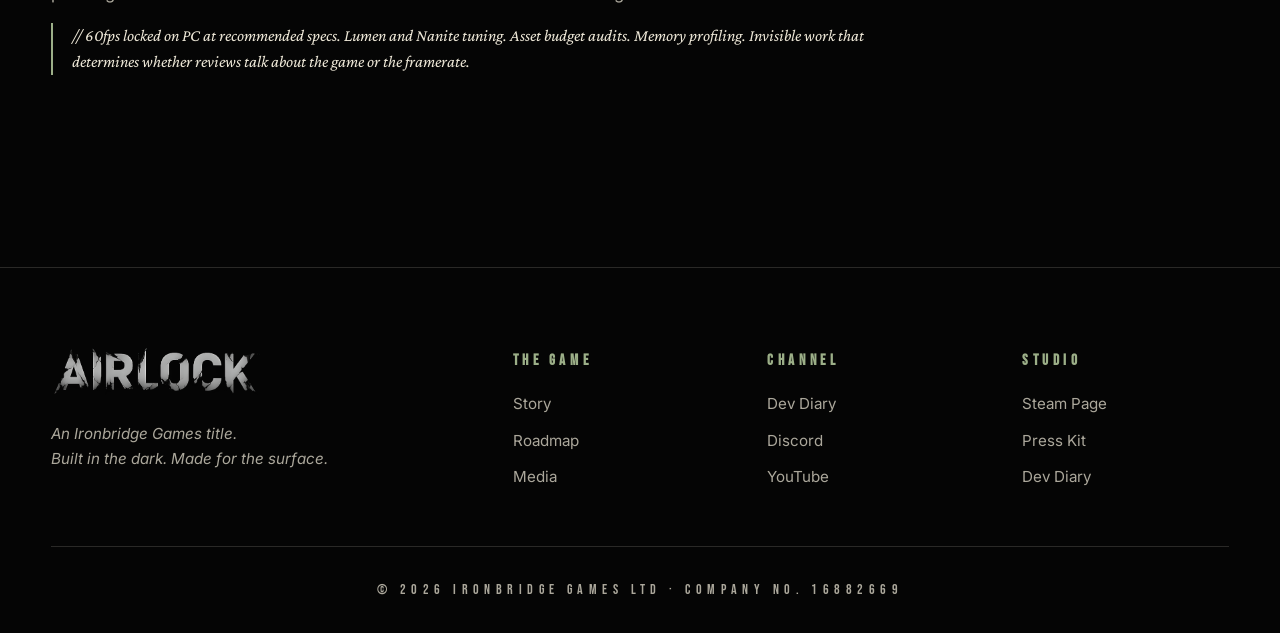
<file: stage-production.html>
<!DOCTYPE html>
<html lang="en">
<head>
<meta charset="UTF-8">
<meta name="viewport" content="width=device-width, initial-scale=1.0">
<title>AIRLOCK · Stage 06 · Production</title>
<meta name="description" content="The studio scales. Animator, character artist, AI programmer, level designer, narrative writer. The systems that ship in 1.0 land here.">
<link rel="preconnect" href="https://fonts.googleapis.com">
<link rel="preconnect" href="https://fonts.gstatic.com" crossorigin>
<link href="https://fonts.googleapis.com/css2?family=Bebas+Neue&family=Crimson+Pro:ital,wght@0,400;0,500;1,400&family=Inter:wght@300;400;500;600&display=swap" rel="stylesheet">
<style>:root{--black:#050505;--bg:#0A0A0A;--bg-2:#141414;--bg-3:#1C1C1C;--bone:#ECE6D6;--bone-dim:rgba(236,230,214,0.7);--bone-faint:rgba(236,230,214,0.18);--accent:#D4A046;--accent-bright:#E8B86C;--crit:#C8463A;--green:#6FB85C;--classified:#8B2A2A;}
*{box-sizing:border-box;margin:0;padding:0;}
html{scroll-behavior:smooth;}
body{background:var(--black);color:var(--bone);font-family:'Inter',system-ui,sans-serif;font-size:17px;line-height:1.65;min-height:100vh;overflow-x:hidden;}
body::before{content:'';position:fixed;inset:0;pointer-events:none;opacity:0.04;mix-blend-mode:overlay;background-image:url("data:image/svg+xml,%3Csvg viewBox='0 0 200 200' xmlns='http://www.w3.org/2000/svg'%3E%3Cfilter id='n'%3E%3CfeTurbulence type='fractalNoise' baseFrequency='0.85' numOctaves='3' /%3E%3C/filter%3E%3Crect width='100%25' height='100%25' filter='url(%23n)'/%3E%3C/svg%3E");z-index:200;}
nav{position:fixed;top:0;left:0;right:0;z-index:95;padding:1.5rem 4%;display:flex;align-items:center;justify-content:space-between;background:linear-gradient(to bottom,rgba(5,5,5,0.85),rgba(5,5,5,0.5));transition:all 0.4s ease;backdrop-filter:blur(8px);border-bottom:1px solid var(--bone-faint);}
nav.scrolled{padding:0.9rem 4%;background:rgba(5,5,5,0.97);}
.nav-logo img{height:36px;filter:drop-shadow(0 4px 14px rgba(0,0,0,0.85));transition:transform 0.2s;}
.nav-logo:hover img{transform:scale(1.04);}
.nav-links{display:flex;gap:2.5rem;list-style:none;}
.nav-links a{color:var(--bone);text-decoration:none;font-family:'Bebas Neue',sans-serif;font-size:1rem;letter-spacing:0.3em;text-transform:uppercase;transition:color 0.2s;position:relative;}
.nav-links a::after{content:'';position:absolute;bottom:-6px;left:50%;right:50%;height:1px;background:var(--accent);transition:left 0.25s,right 0.25s;}
.nav-links a:hover{color:var(--accent);}
.nav-links a:hover::after{left:0;right:0;}
.nav-links a.active{color:var(--accent);}
.nav-links a.active::after{left:0;right:0;}
.nav-cta{font-family:'Bebas Neue',sans-serif;font-size:1rem;letter-spacing:0.3em;text-transform:uppercase;color:var(--black);background:var(--bone);padding:0.6rem 1.6rem;text-decoration:none;transition:all 0.2s;}
.nav-cta:hover{background:var(--accent);transform:translateY(-2px);}
.nav-toggle{display:none;background:none;border:none;color:var(--bone);font-size:1.5rem;cursor:pointer;padding:0;}
/* HERO */
.stage-hero{min-height:78vh;position:relative;display:flex;align-items:flex-end;padding:0 0 5rem;background-size:cover;background-position:center;border-bottom:1px solid var(--bone-faint);}
.stage-hero::before{content:'';position:absolute;inset:0;background:linear-gradient(to bottom,rgba(5,5,5,0.55) 0%,rgba(5,5,5,0.2) 35%,rgba(5,5,5,0.6) 70%,rgba(5,5,5,0.95) 100%);}
.stage-hero-content{position:relative;z-index:2;max-width:1200px;margin:0 auto;padding:0 4%;width:100%;}
.stage-hero-meta{font-family:'Inter',sans-serif;font-weight:500;font-size:0.78rem;color:var(--accent);letter-spacing:0.4em;text-transform:uppercase;margin-bottom:1.2rem;}
.stage-hero-num{font-family:'Bebas Neue',sans-serif;font-size:clamp(5rem,12vw,10rem);line-height:0.9;color:var(--accent);letter-spacing:0.02em;margin-bottom:0.5rem;text-shadow:0 6px 30px rgba(0,0,0,0.7);}
.stage-hero-title{font-family:'Bebas Neue',sans-serif;font-size:clamp(2.6rem,5.5vw,5rem);letter-spacing:0.04em;color:var(--bone);text-transform:uppercase;line-height:1;margin-bottom:1.5rem;text-shadow:0 6px 30px rgba(0,0,0,0.85);}
.stage-hero-summary{font-family:'Crimson Pro',serif;font-style:italic;font-size:clamp(1.05rem,1.6vw,1.4rem);color:var(--bone);max-width:760px;line-height:1.55;text-shadow:0 4px 20px rgba(0,0,0,0.85);}
.stage-stamp{display:inline-block;font-family:'Bebas Neue',sans-serif;font-size:0.95rem;letter-spacing:0.3em;padding:0.5rem 1.2rem;border:2px solid;transform:rotate(-2deg);margin-top:1.8rem;}
.stage-stamp.declassified{color:var(--green);border-color:var(--green);}
.stage-stamp.in-progress{color:var(--accent);border-color:var(--accent);}
.stage-stamp.classified{color:var(--classified);border-color:var(--classified);}
/* INTRO */
.stage-intro{padding:6rem 4%;max-width:900px;margin:0 auto;}
.stage-intro p{font-family:'Crimson Pro',serif;font-size:1.35rem;line-height:1.65;color:var(--bone);}
.stage-intro p::first-letter{font-family:'Bebas Neue',sans-serif;font-size:4rem;float:left;line-height:0.9;margin-right:1rem;margin-top:0.4rem;color:var(--accent);}
/* SUB-STAGES */
.stage-substages{padding:2rem 4% 7rem;max-width:1300px;margin:0 auto;}
.stage-substage{display:grid;grid-template-columns:1fr 1.2fr;gap:3.5rem;align-items:center;padding:5rem 0;border-bottom:1px solid var(--bone-faint);}
.stage-substage:last-child{border-bottom:none;}
.stage-substage.no-image{grid-template-columns:1fr;max-width:820px;}
.stage-substage-image{position:relative;aspect-ratio:16/10;overflow:hidden;border:1px solid var(--bone-faint);}
.stage-substage-image img{width:100%;height:100%;object-fit:cover;transition:transform 0.6s;}
.stage-substage-image:hover img{transform:scale(1.04);}
.stage-substage:nth-child(even):not(.no-image){direction:rtl;}
.stage-substage:nth-child(even):not(.no-image) > *{direction:ltr;}
.stage-substage-content{position:relative;}
.stage-substage-stamp{display:inline-block;font-family:'Bebas Neue',sans-serif;font-size:0.65rem;letter-spacing:0.2em;padding:0.18rem 0.55rem;border:1.5px solid;margin-bottom:1rem;transform:rotate(-1deg);}
.stage-substage-stamp.declassified{color:var(--green);border-color:var(--green);}
.stage-substage-stamp.in-progress{color:var(--accent);border-color:var(--accent);}
.stage-substage-stamp.classified{color:var(--classified);border-color:var(--classified);}
.stage-substage-num{font-family:'Inter',sans-serif;font-weight:500;font-size:0.78rem;color:var(--accent);letter-spacing:0.35em;text-transform:uppercase;margin-bottom:0.6rem;}
.stage-substage-name{font-family:'Bebas Neue',sans-serif;font-size:clamp(1.7rem,3vw,2.4rem);letter-spacing:0.03em;color:var(--bone);text-transform:uppercase;line-height:1.05;margin-bottom:1.2rem;}
.stage-substage-body{font-size:1.05rem;color:var(--bone-dim);line-height:1.6;margin-bottom:1rem;}
.stage-substage-detail{font-family:'Crimson Pro',serif;font-style:italic;font-size:1.05rem;color:var(--bone);line-height:1.55;padding-left:1.2rem;border-left:2px solid var(--accent);}
/* NAV PILLS */
.stage-nav{padding:4rem 4%;max-width:1200px;margin:0 auto;display:flex;justify-content:space-between;align-items:stretch;gap:1.5rem;flex-wrap:wrap;}
.stage-nav-pill{flex:1;min-width:280px;padding:1.8rem 1.6rem;background:var(--bg-2);border:1px solid var(--bone-faint);text-decoration:none;transition:all 0.25s;display:flex;flex-direction:column;gap:0.4rem;}
.stage-nav-pill:hover{border-color:var(--accent);background:var(--bg-3);transform:translateY(-3px);}
.stage-nav-pill.disabled{opacity:0.35;pointer-events:none;}
.stage-nav-meta{font-family:'Inter',sans-serif;font-size:0.7rem;color:var(--accent);letter-spacing:0.3em;text-transform:uppercase;}
.stage-nav-name{font-family:'Bebas Neue',sans-serif;font-size:1.3rem;color:var(--bone);letter-spacing:0.05em;text-transform:uppercase;}
.stage-nav-pill.next{text-align:right;}
.stage-nav-pill.center{text-align:center;justify-content:center;background:transparent;border-color:var(--bone-faint);}
.stage-nav-pill.center:hover{background:var(--bg-2);}
/* FOOTER */
footer{background:var(--black);padding:5rem 4% 2rem;border-top:1px solid var(--bone-faint);}
.footer-grid{display:grid;grid-template-columns:2fr 1fr 1fr 1fr;gap:3rem;max-width:1300px;margin:0 auto 3rem;}
.footer-brand img{height:50px;margin-bottom:1rem;}
.footer-brand p{color:var(--bone-dim);font-style:italic;font-size:0.95rem;line-height:1.6;}
.footer-col h5{font-family:'Bebas Neue',sans-serif;font-size:0.95rem;letter-spacing:0.3em;color:var(--accent);text-transform:uppercase;margin-bottom:1rem;}
.footer-col ul{list-style:none;}
.footer-col li{margin-bottom:0.5rem;}
.footer-col a{color:var(--bone-dim);text-decoration:none;font-size:0.95rem;transition:color 0.2s;}
.footer-col a:hover{color:var(--bone);}
.footer-bottom{text-align:center;color:var(--bone-dim);font-family:'Bebas Neue',sans-serif;font-size:0.85rem;letter-spacing:0.4em;padding-top:2rem;border-top:1px solid var(--bone-faint);max-width:1300px;margin:0 auto;}
.reveal{opacity:0;transform:translateY(30px);transition:opacity 0.9s ease,transform 0.9s ease;}
.reveal.visible{opacity:1;transform:translateY(0);}
@media (max-width:1100px){.nav-links{display:none;position:absolute;top:100%;left:0;right:0;background:rgba(5,5,5,0.98);flex-direction:column;padding:2rem;gap:1.5rem;border-bottom:1px solid var(--bone-faint);}.nav-links.open{display:flex;}.nav-toggle{display:block;}}
@media (max-width:900px){.footer-grid{grid-template-columns:1fr;}.stage-substage{grid-template-columns:1fr!important;direction:ltr!important;}.stage-substage > *{direction:ltr!important;}.stage-nav{flex-direction:column;}.stage-nav-pill.next{text-align:left;}}</style>
    <link rel="stylesheet" href="airlock.css">
</head>
<body>

<nav class="nav" id="nav">
    <div class="container nav-inner">
        <a class="brand-logo nav-logo" href="index.html"><img src="airlock_menulogo.png" alt="AIRLOCK"></a>
        <ul class="nav-links" id="navLinks">
            <li><a href="index.html#game">The Game</a></li>
            <li><a href="index.html#chapters">Chapters</a></li>
            <li><a href="roadmap.html" class="is-active">Roadmap</a></li>
            <li><a href="diary.html">Dev Log</a></li>
            <li><a href="media.html">Media</a></li>
            <li><a href="index.html#story">About</a></li>
        </ul>
        <div class="nav-right">
                <a class="steam-btn" href="https://store.steampowered.com/app/4652950/Airlock/?utm_source=officialsite" target="_blank" rel="noopener">
                <svg viewBox="0 0 24 24" fill="currentColor"><path d="M12 2a10 10 0 00-9.9 8.6l5.3 2.2a2.8 2.8 0 011.6-.5l2.4-3.4v-.1a3.8 3.8 0 113.8 3.8h-.1l-3.4 2.4a2.8 2.8 0 01-5.5.8L2.3 14A10 10 0 1012 2zm-3.4 14.6l-1.2-.5a2.1 2.1 0 003.9-1.1 2.1 2.1 0 00-2.9-1.9l1.2.5a1.5 1.5 0 11-1 2.5zm8-7.2a2.5 2.5 0 100-5 2.5 2.5 0 000 5z"/></svg>
                Wishlist on Steam
            </a>
        </div>
    </div>
</nav>

<section class="stage-hero" style="background-image:url('screenshots/airlock_underworld_04.jpg');">
    <div class="stage-hero-content">
        <div class="stage-hero-meta">// Stage 06 · Production</div>
        <div class="stage-hero-num">06</div>
        <h1 class="stage-hero-title">The Funded Build</h1>
        <p class="stage-hero-summary">The studio scales. Animator, character artist, AI programmer, level designer, narrative writer. The systems that ship in 1.0 land here.</p>
        <div class="stage-stamp classified">CLASSIFIED</div>
    </div>
</section>

<section class="stage-intro">
    <p>With Kickstarter funding, the studio scales. Specialists in: animation, character art, AI, narrative, level design. The systems left for 1.0, Stalker AI, boss fights, full crop and irrigation, livestock, module customisation, original score, voice acting, cinematics, all land here. Production is the slow build that makes the game feel finished, not prototyped.</p>
</section>

<section class="stage-substages">
<article class="stage-substage reveal no-image">
<div class="stage-substage-content">
<div class="stage-substage-stamp classified">CLASSIFIED</div>
<div class="stage-substage-num">06.01</div>
<h3 class="stage-substage-name">Hire Team</h3>
<p class="stage-substage-body">Animator. Character Artist. Concept Artist. AI Programmer. Level Designer. Possibly a senior writer. Ironbridge goes from solo to a real studio.</p>
<p class="stage-substage-detail">// Animator. Character Artist. Concept Artist. AI Programmer. Level Designer. Possibly a senior writer. Ironbridge goes from solo to a real studio.</p>
</div></article>
<article class="stage-substage reveal no-image">
<div class="stage-substage-content">
<div class="stage-substage-stamp classified">CLASSIFIED</div>
<div class="stage-substage-num">06.02</div>
<h3 class="stage-substage-name">Animation Pipeline</h3>
<p class="stage-substage-body">Custom Kore locomotion set. Real combat anims. Settler work anims per class, Cook, Engineer, Medic, Farmer, Gunsmith. Reaction anims. Mocap session OR senior hand-key animator.</p>
<p class="stage-substage-detail">// Custom Kore locomotion set. Real combat anims. Settler work anims per class. Reaction anims. Mocap session OR senior hand-key animator.</p>
</div></article>
<article class="stage-substage reveal no-image">
<div class="stage-substage-content">
<div class="stage-substage-stamp classified">CLASSIFIED</div>
<div class="stage-substage-num">06.03</div>
<h3 class="stage-substage-name">Character Roster</h3>
<p class="stage-substage-body">All 14 Settler classes get unique MetaHuman heads, hair, body variation, full voice packs. Each Settler reads as an individual. The airlock looks populated by people, not mannequins.</p>
<p class="stage-substage-detail">// All 14 Settler classes get unique MetaHuman heads, hair, body variation, full voice packs. Each Settler reads as an individual.</p>
</div></article>
<article class="stage-substage reveal no-image">
<div class="stage-substage-content">
<div class="stage-substage-stamp classified">CLASSIFIED</div>
<div class="stage-substage-num">06.04</div>
<h3 class="stage-substage-name">Wildlife & Animals</h3>
<p class="stage-substage-body">Companions: Marv proper. Hostile wildlife: irradiated wolves, mutated rats. Livestock: chickens, cows, sheep, rabbits, bees. Ambient critters: insects, sparrows, butterflies. The world feels alive.</p>
<p class="stage-substage-detail">// Companions: Marv proper. Hostile wildlife: irradiated wolves, mutated rats. Livestock: chickens, cows, sheep, rabbits, bees. Ambient critters: insects, sparrows, butterflies.</p>
</div></article>
<article class="stage-substage reveal no-image">
<div class="stage-substage-content">
<div class="stage-substage-stamp classified">CLASSIFIED</div>
<div class="stage-substage-num">06.05</div>
<h3 class="stage-substage-name">Combat Depth</h3>
<p class="stage-substage-body">Stalker AI (sneak, retreat, flank). Legion encounters with dialogue. Boss fights at story beats. Melee depth (parry, dodge). Weapon variety. Geiger-counter mechanic for proximity warning.</p>
<p class="stage-substage-detail">// Stalker AI (sneak, retreat, flank). Legion encounters with dialogue. Boss fights at story beats. Melee depth. Weapon variety. Geiger-counter mechanic.</p>
</div></article>
<article class="stage-substage reveal no-image">
<div class="stage-substage-content">
<div class="stage-substage-stamp classified">CLASSIFIED</div>
<div class="stage-substage-num">06.06</div>
<h3 class="stage-substage-name">Original Soundtrack</h3>
<p class="stage-substage-body">'Calm Before The Storm' is the trailer spine. The full score: ambient layers per biome, reactive music per player state, boss themes, intro and outro. Hans-Zimmer-tier composer.</p>
<p class="stage-substage-detail">// 'Calm Before The Storm' is the trailer spine. The full score: ambient layers per biome, reactive music per player state, boss themes, intro and outro. Hans-Zimmer-tier composer.</p>
</div></article>
<article class="stage-substage reveal no-image">
<div class="stage-substage-content">
<div class="stage-substage-stamp classified">CLASSIFIED</div>
<div class="stage-substage-num">06.07</div>
<h3 class="stage-substage-name">Voice Acting</h3>
<p class="stage-substage-body">ElevenLabs for procedural Settlers. Hero characters get real human voice actors: Mara, Varek, supporting story NPCs. London talent pool is strong.</p>
<p class="stage-substage-detail">// ElevenLabs for procedural Settlers. Hero characters get real human voice actors: Mara, Varek, supporting story NPCs. London talent pool is strong.</p>
</div></article>
<article class="stage-substage reveal no-image">
<div class="stage-substage-content">
<div class="stage-substage-stamp classified">CLASSIFIED</div>
<div class="stage-substage-num">06.08</div>
<h3 class="stage-substage-name">Cinematics</h3>
<p class="stage-substage-body">Opening cinematic where Kore wakes up. Mid-game Legion reveal. Ending sequence. Story-locked moments rendered in-engine using MetaHumans + the painted aesthetic.</p>
<p class="stage-substage-detail">// Opening cinematic where Kore wakes up. Mid-game Legion reveal. Ending sequence. Story-locked moments rendered in-engine using MetaHumans + the painted aesthetic.</p>
</div></article>
<article class="stage-substage reveal no-image">
<div class="stage-substage-content">
<div class="stage-substage-stamp classified">CLASSIFIED</div>
<div class="stage-substage-num">06.09</div>
<h3 class="stage-substage-name">Narrative Writer</h3>
<p class="stage-substage-body">A professional writer to structure the full story arc, character backgrounds, faction histories, environmental storytelling. The lore turned into something players obsess over.</p>
<p class="stage-substage-detail">// A professional writer to structure the full story arc, character backgrounds, faction histories, environmental storytelling. Lore turned into something players obsess over.</p>
</div></article>
<article class="stage-substage reveal no-image">
<div class="stage-substage-content">
<div class="stage-substage-stamp classified">CLASSIFIED</div>
<div class="stage-substage-num">06.10</div>
<h3 class="stage-substage-name">Module Customisation</h3>
<p class="stage-substage-body">Paint your base your way. Per-module colour and material swaps. Brick, wood, tile, metal finishes per tier. Free basics, premium options cost resources. The 'make it home' feature.</p>
<p class="stage-substage-detail">// Paint your base your way. Per-module colour and material swaps. Brick, wood, tile, metal finishes per tier. Free basics, premium options cost resources.</p>
</div></article>
<article class="stage-substage reveal no-image">
<div class="stage-substage-content">
<div class="stage-substage-stamp classified">CLASSIFIED</div>
<div class="stage-substage-num">06.11</div>
<h3 class="stage-substage-name">Farming Systems</h3>
<p class="stage-substage-body">Beyond the early Greenhouse. Full crop systems, seasonal cycles, soil quality, fertilizer crafting, multi-tier crops. Crop failures become real pressure.</p>
<p class="stage-substage-detail">// Beyond the early Greenhouse. Full crop systems, seasonal cycles, soil quality, fertilizer crafting, multi-tier crops. Crop failures become real pressure.</p>
</div></article>
<article class="stage-substage reveal no-image">
<div class="stage-substage-content">
<div class="stage-substage-stamp classified">CLASSIFIED</div>
<div class="stage-substage-num">06.12</div>
<h3 class="stage-substage-name">Irrigation & Water</h3>
<p class="stage-substage-body">Pipes, valves, distribution from Water Tank to Greenhouse, Aquaculture, Sanitation. Pipe blockages, leaks, pressure drops. Wells, runoff, condensation.</p>
<p class="stage-substage-detail">// Pipes, valves, distribution from Water Tank to Greenhouse, Aquaculture, Sanitation. Pipe blockages, leaks, pressure drops. Wells, runoff, condensation.</p>
</div></article>
<article class="stage-substage reveal no-image">
<div class="stage-substage-content">
<div class="stage-substage-stamp classified">CLASSIFIED</div>
<div class="stage-substage-num">06.13</div>
<h3 class="stage-substage-name">Performance Pass</h3>
<p class="stage-substage-body">60fps locked on PC at recommended specs. Lumen and Nanite tuning. Asset budget audits. Memory profiling. Invisible work that determines whether reviews talk about the game or the framerate.</p>
<p class="stage-substage-detail">// 60fps locked on PC at recommended specs. Lumen and Nanite tuning. Asset budget audits. Memory profiling. Invisible work that determines whether reviews talk about the game or the framerate.</p>
</div></article>
</section>

<nav class="stage-nav">
    <a class="stage-nav-pill prev" href="stage-funding.html"><div class="stage-nav-meta">← STAGE 05 · PREV</div><div class="stage-nav-name">The Public Reveal</div></a>
    <a class="stage-nav-pill center" href="roadmap.html"><div class="stage-nav-meta">⌂ ROADMAP</div><div class="stage-nav-name">All Stages</div></a>
    <a class="stage-nav-pill next" href="stage-early-access.html"><div class="stage-nav-meta">→ STAGE 07 · NEXT</div><div class="stage-nav-name">Open Development</div></a>
</nav>

<footer id="support">
    <div class="footer-grid">
        <div class="footer-brand"><img src="airlock_menulogo.png" alt="AIRLOCK"><p>An Ironbridge Games title.<br>Built in the dark. Made for the surface.</p></div>
        <div class="footer-col"><h5>The Game</h5><ul><li><a href="index.html#chapters">Story</a></li><li><a href="roadmap.html">Roadmap</a></li><li><a href="media.html">Media</a></li></ul></div>
        <div class="footer-col"><h5>Channel</h5><ul><li><a href="diary.html">Dev Diary</a></li><li><a href="https://discord.gg/VpwRvjsd2Y" target="_blank" rel="noopener">Discord</a></li><li><a href="https://www.youtube.com/playlist?list=PLhoasRCxOlRP3OM8u7_KstvISsC55Sjyj" target="_blank" rel="noopener">YouTube</a></li></ul></div>
        <div class="footer-col"><h5>Studio</h5><ul><li><a href="https://store.steampowered.com/app/4652950/Airlock/?utm_source=officialsite" target="_blank" rel="noopener">Steam Page</a></li><li><a href="media.html">Press Kit</a></li><li><a href="diary.html">Dev Diary</a></li></ul></div>
    </div>
    <div class="footer-bottom">© 2026 Ironbridge Games Ltd · Company No. 16882669</div>
</footer>

<script>
const nav=document.getElementById('nav');
function onScroll(){if(window.scrollY>80)nav.classList.add('scrolled');else nav.classList.remove('scrolled');}
window.addEventListener('scroll',onScroll,{passive:true});onScroll();
const navToggle=document.getElementById('navToggle');
const navLinks=document.getElementById('navLinks');
if(navToggle)navToggle.addEventListener('click',()=>navLinks.classList.toggle('open'));
const observer=new IntersectionObserver((entries)=>{entries.forEach(e=>{if(e.isIntersecting){e.target.classList.add('visible');observer.unobserve(e.target);}});},{threshold:0.12,rootMargin:'0px 0px -60px 0px'});
document.querySelectorAll('.reveal').forEach(el=>observer.observe(el));
</script>

</body>
</html>
</file>
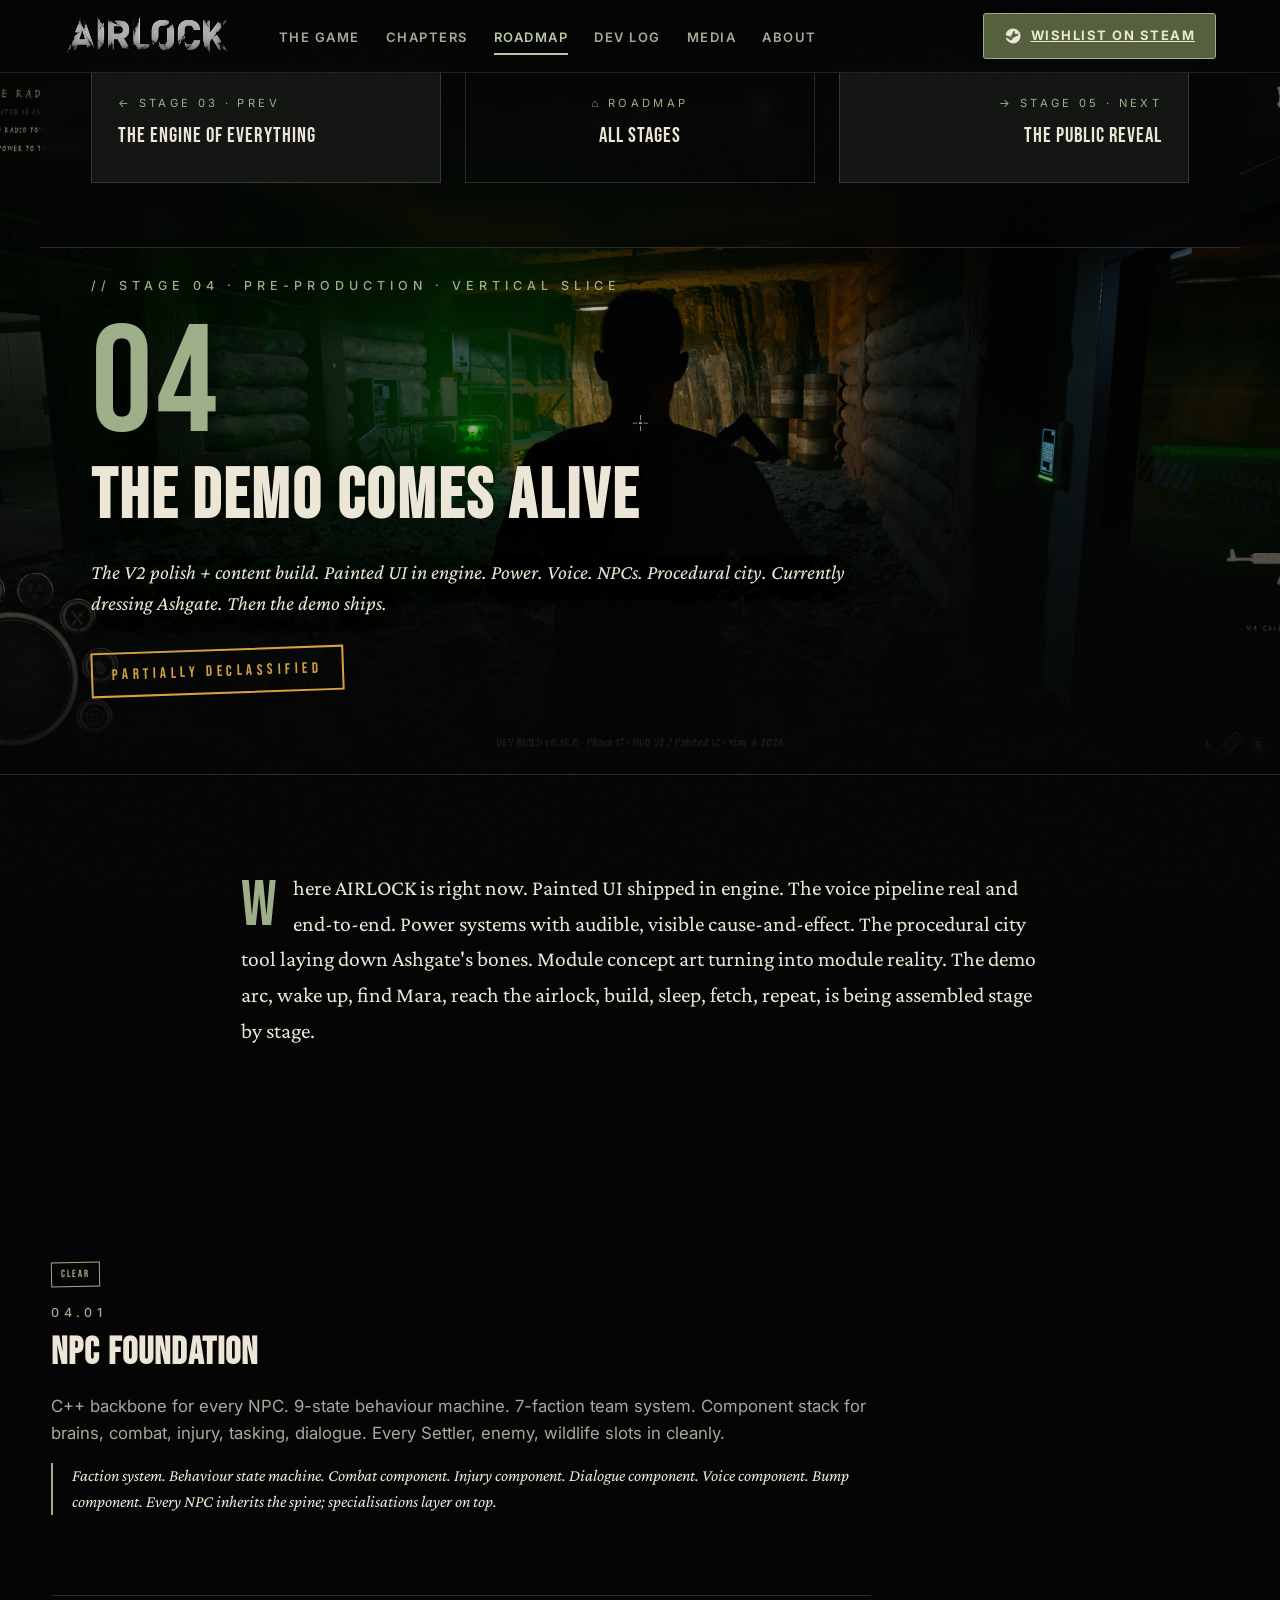
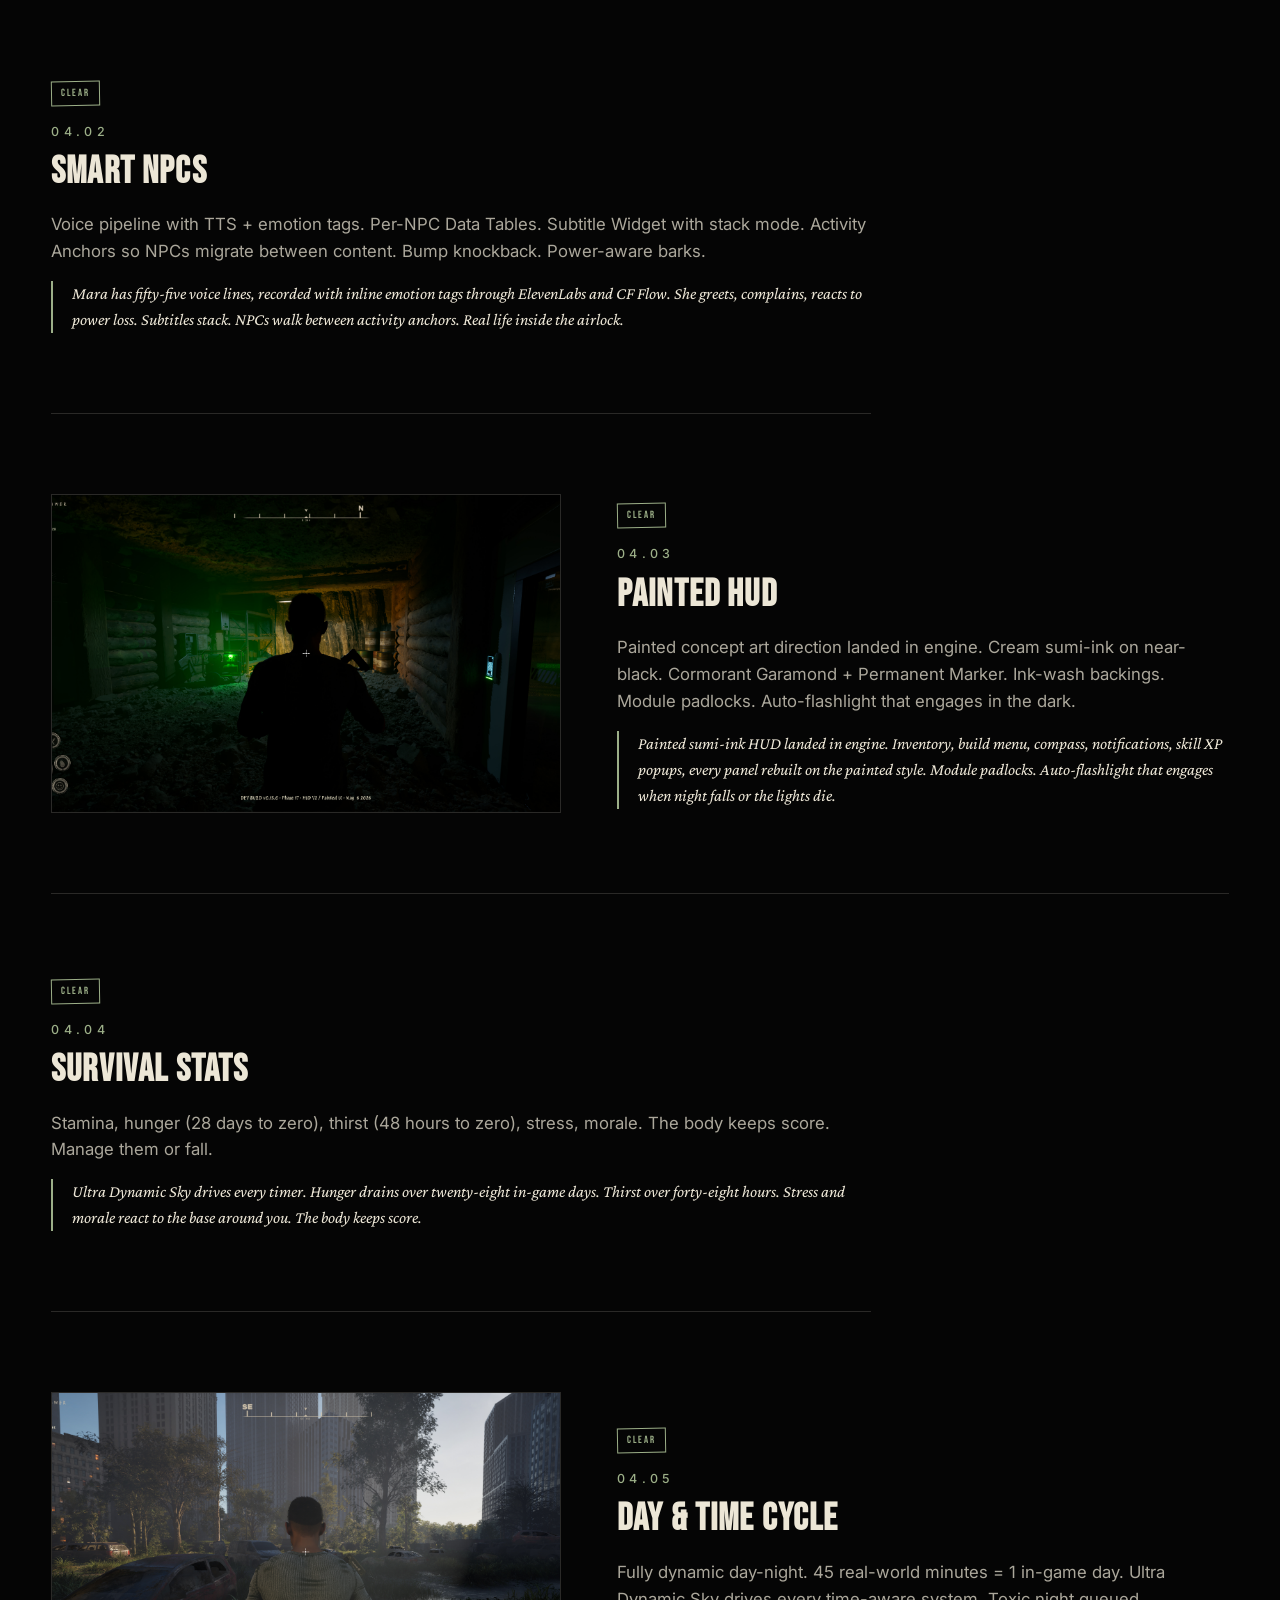
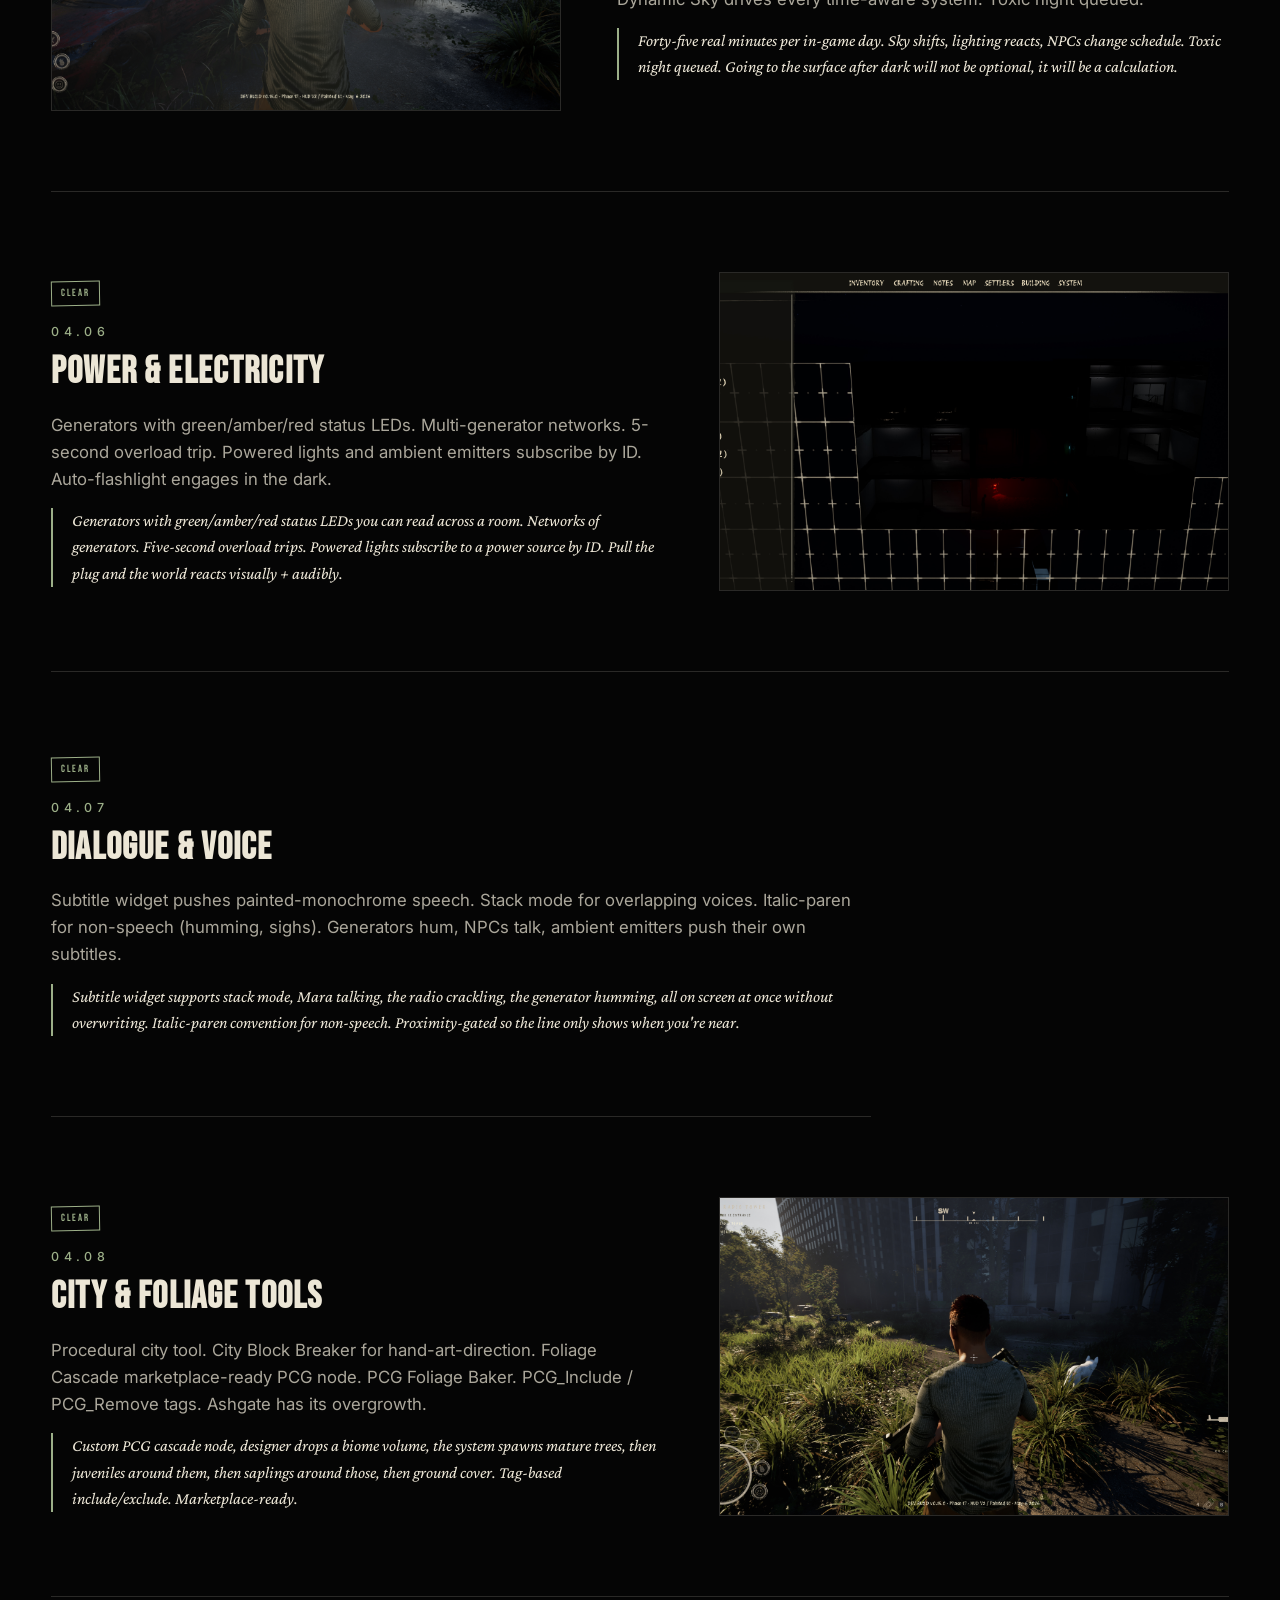
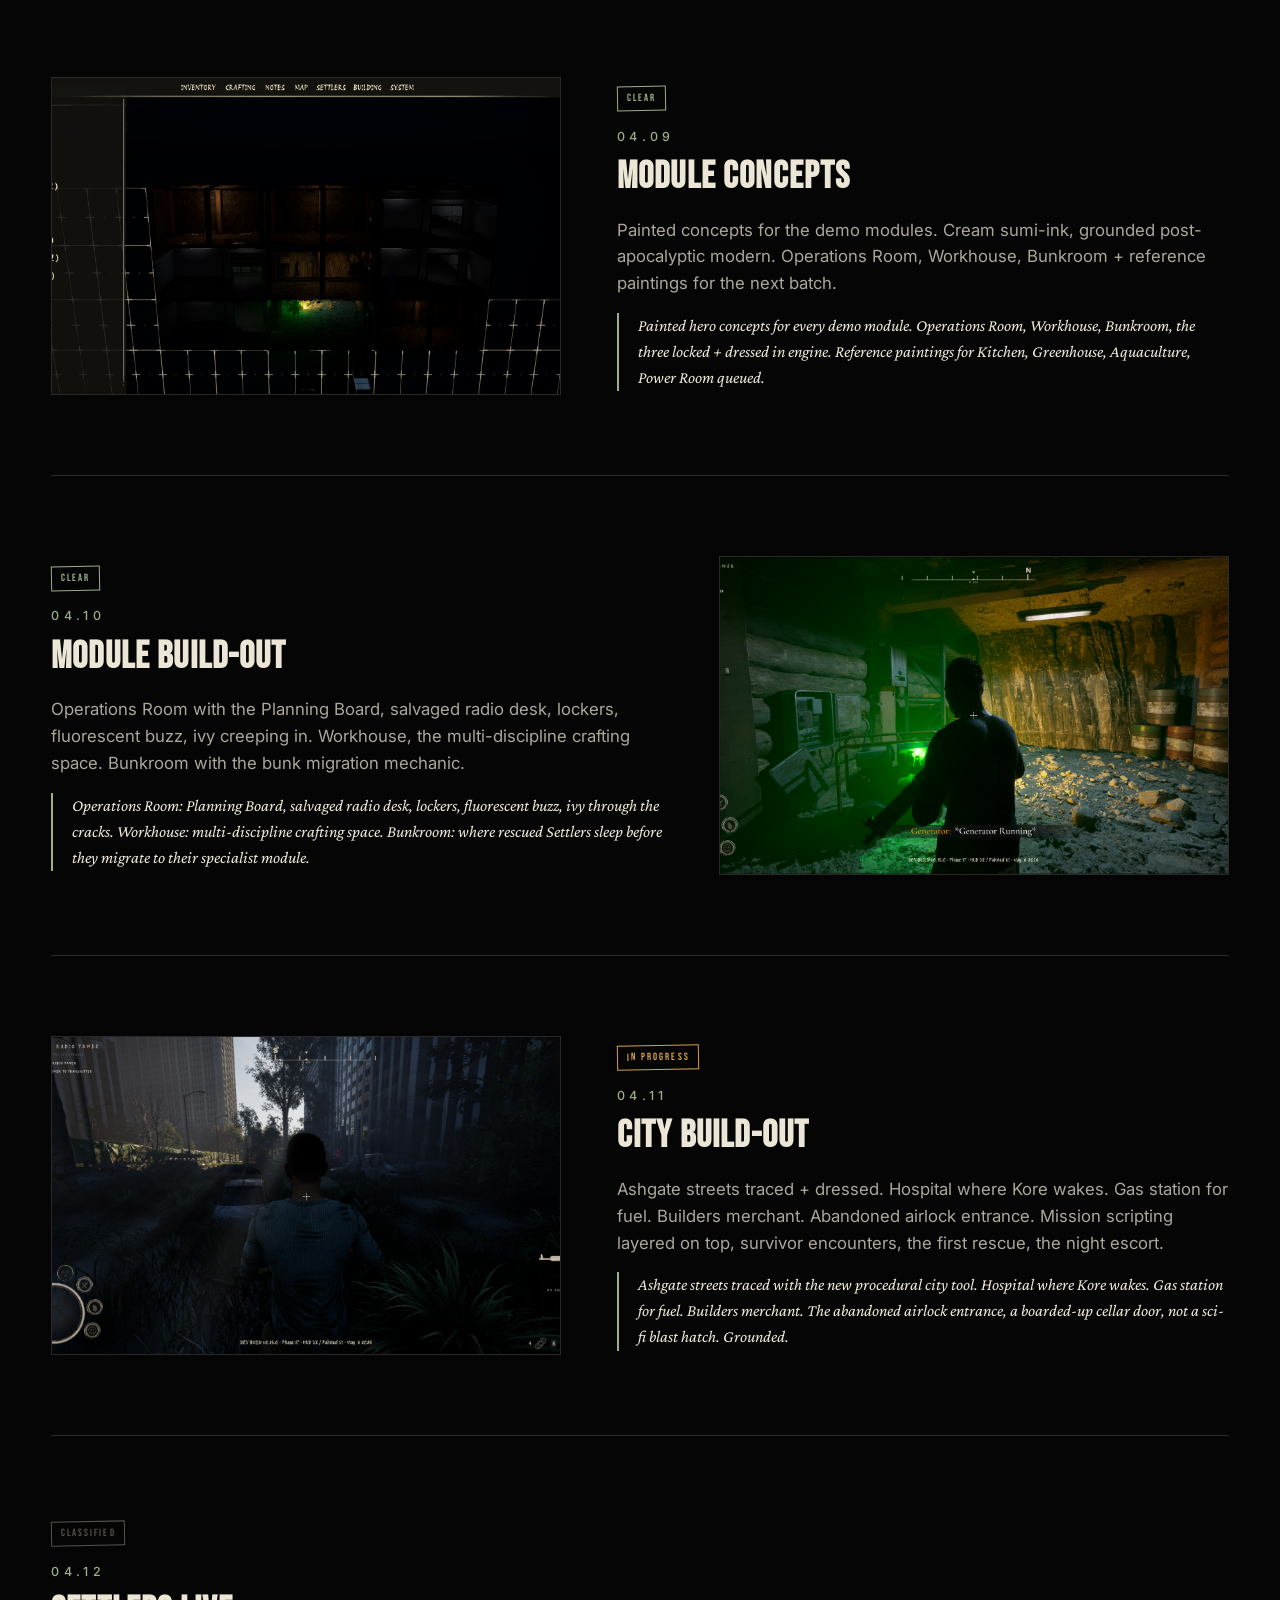
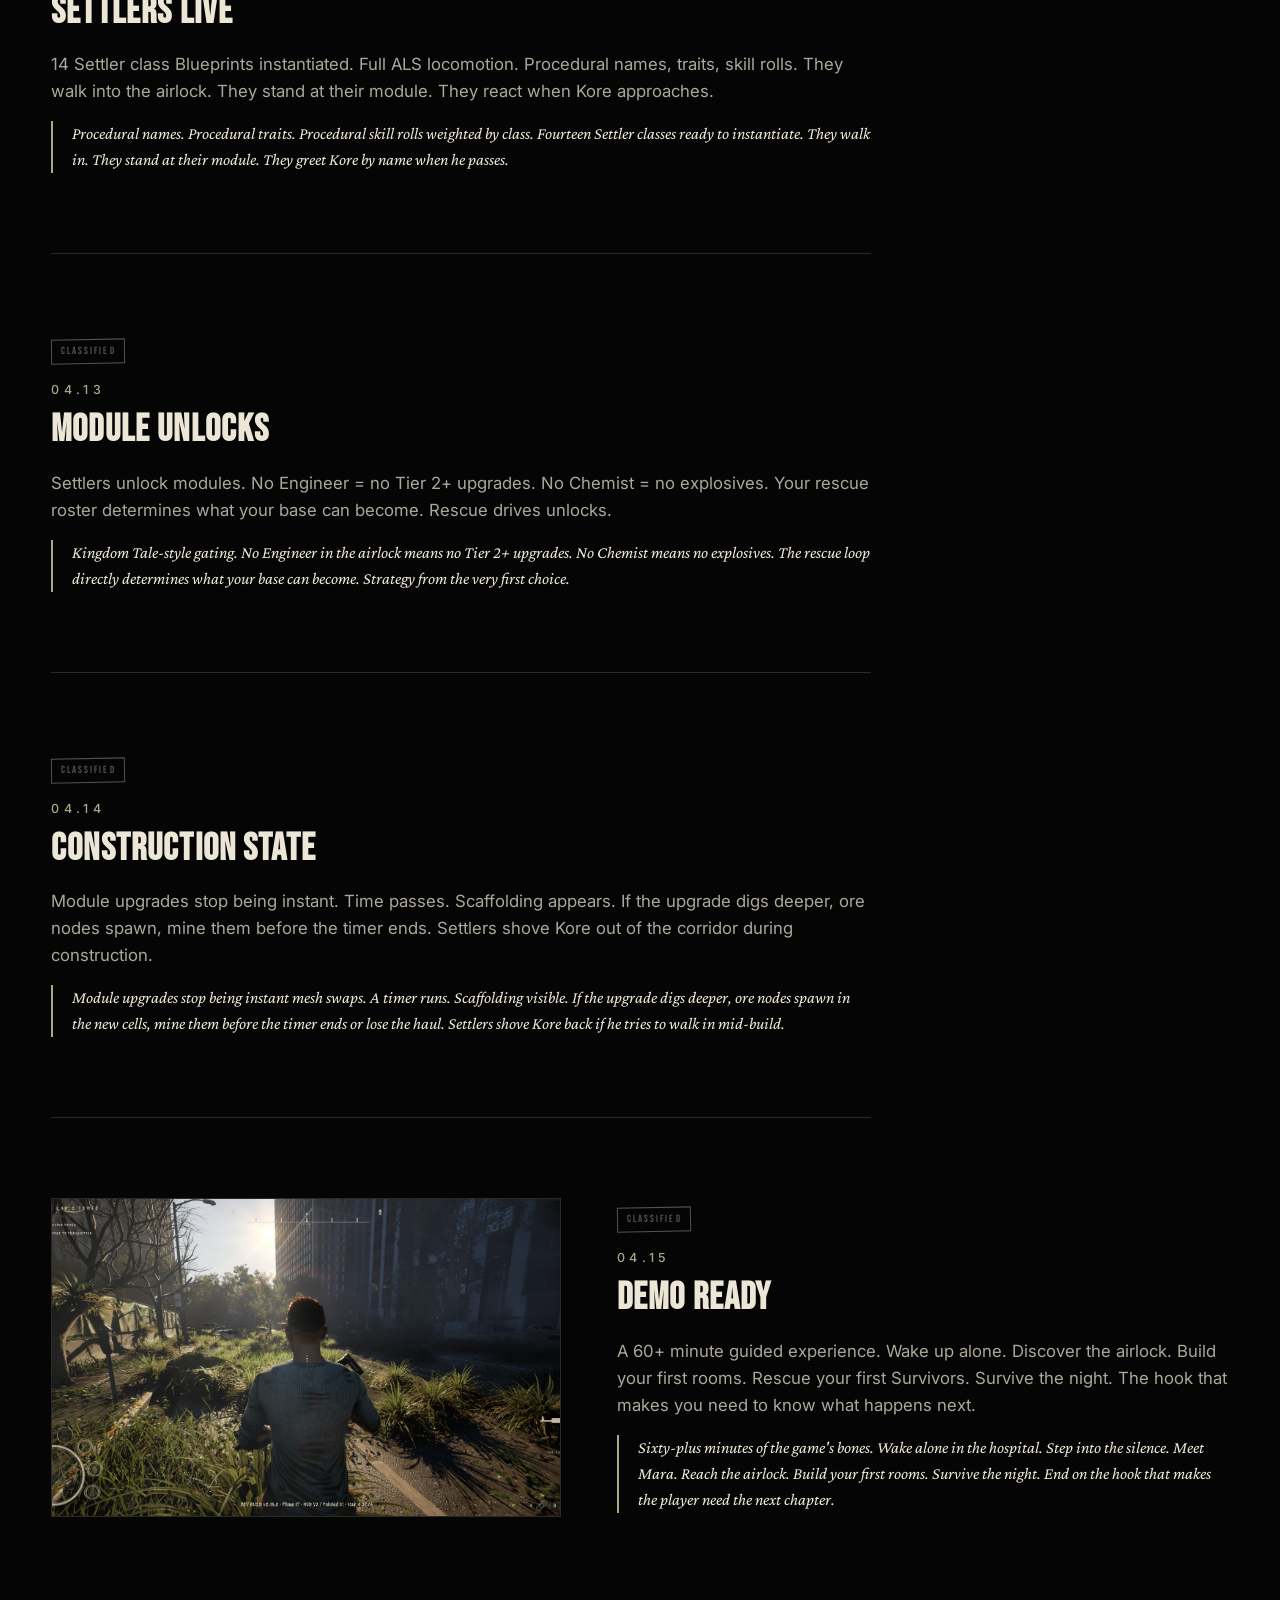
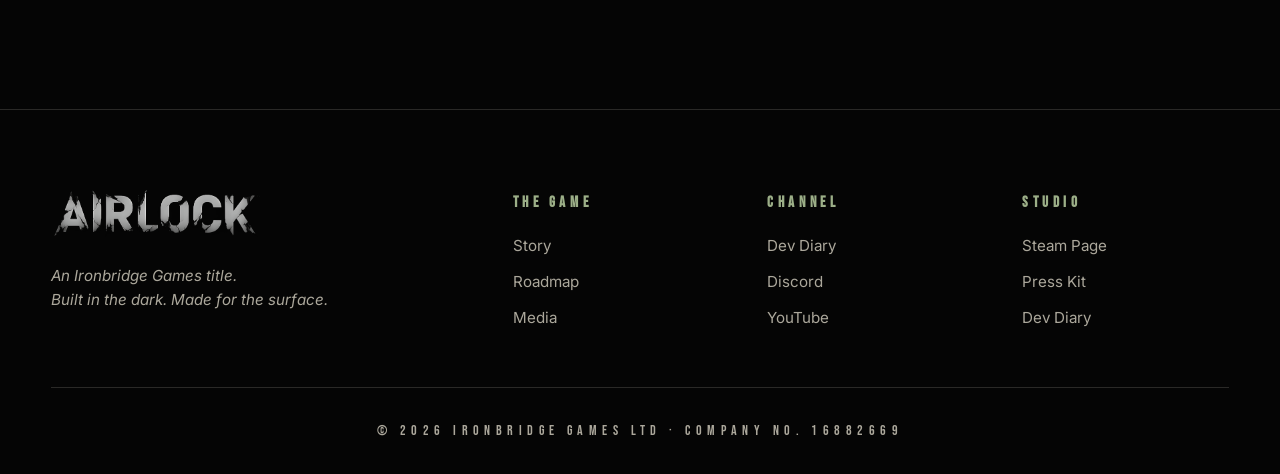
<file: stage-vertical-slice.html>
<!DOCTYPE html>
<html lang="en">
<head>
<meta charset="UTF-8">
<meta name="viewport" content="width=device-width, initial-scale=1.0">
<title>AIRLOCK · Stage 04 · Pre-Production · Vertical Slice</title>
<meta name="description" content="The V2 polish + content build. Painted UI in engine. Power. Voice. NPCs. Procedural city. Currently dressing Ashgate. Then the demo ships.">
<link rel="preconnect" href="https://fonts.googleapis.com">
<link rel="preconnect" href="https://fonts.gstatic.com" crossorigin>
<link href="https://fonts.googleapis.com/css2?family=Bebas+Neue&family=Crimson+Pro:ital,wght@0,400;0,500;1,400&family=Inter:wght@300;400;500;600&display=swap" rel="stylesheet">
<style>:root{--black:#050505;--bg:#0A0A0A;--bg-2:#141414;--bg-3:#1C1C1C;--bone:#ECE6D6;--bone-dim:rgba(236,230,214,0.7);--bone-faint:rgba(236,230,214,0.18);--accent:#D4A046;--accent-bright:#E8B86C;--crit:#C8463A;--green:#6FB85C;--classified:#8B2A2A;}
*{box-sizing:border-box;margin:0;padding:0;}
html{scroll-behavior:smooth;}
body{background:var(--black);color:var(--bone);font-family:'Inter',system-ui,sans-serif;font-size:17px;line-height:1.65;min-height:100vh;overflow-x:hidden;}
body::before{content:'';position:fixed;inset:0;pointer-events:none;opacity:0.04;mix-blend-mode:overlay;background-image:url("data:image/svg+xml,%3Csvg viewBox='0 0 200 200' xmlns='http://www.w3.org/2000/svg'%3E%3Cfilter id='n'%3E%3CfeTurbulence type='fractalNoise' baseFrequency='0.85' numOctaves='3' /%3E%3C/filter%3E%3Crect width='100%25' height='100%25' filter='url(%23n)'/%3E%3C/svg%3E");z-index:200;}
nav{position:fixed;top:0;left:0;right:0;z-index:95;padding:1.5rem 4%;display:flex;align-items:center;justify-content:space-between;background:linear-gradient(to bottom,rgba(5,5,5,0.85),rgba(5,5,5,0.5));transition:all 0.4s ease;backdrop-filter:blur(8px);border-bottom:1px solid var(--bone-faint);}
nav.scrolled{padding:0.9rem 4%;background:rgba(5,5,5,0.97);}
.nav-logo img{height:36px;filter:drop-shadow(0 4px 14px rgba(0,0,0,0.85));transition:transform 0.2s;}
.nav-logo:hover img{transform:scale(1.04);}
.nav-links{display:flex;gap:2.5rem;list-style:none;}
.nav-links a{color:var(--bone);text-decoration:none;font-family:'Bebas Neue',sans-serif;font-size:1rem;letter-spacing:0.3em;text-transform:uppercase;transition:color 0.2s;position:relative;}
.nav-links a::after{content:'';position:absolute;bottom:-6px;left:50%;right:50%;height:1px;background:var(--accent);transition:left 0.25s,right 0.25s;}
.nav-links a:hover{color:var(--accent);}
.nav-links a:hover::after{left:0;right:0;}
.nav-links a.active{color:var(--accent);}
.nav-links a.active::after{left:0;right:0;}
.nav-cta{font-family:'Bebas Neue',sans-serif;font-size:1rem;letter-spacing:0.3em;text-transform:uppercase;color:var(--black);background:var(--bone);padding:0.6rem 1.6rem;text-decoration:none;transition:all 0.2s;}
.nav-cta:hover{background:var(--accent);transform:translateY(-2px);}
.nav-toggle{display:none;background:none;border:none;color:var(--bone);font-size:1.5rem;cursor:pointer;padding:0;}
/* HERO */
.stage-hero{min-height:78vh;position:relative;display:flex;align-items:flex-end;padding:0 0 5rem;background-size:cover;background-position:center;border-bottom:1px solid var(--bone-faint);}
.stage-hero::before{content:'';position:absolute;inset:0;background:linear-gradient(to bottom,rgba(5,5,5,0.55) 0%,rgba(5,5,5,0.2) 35%,rgba(5,5,5,0.6) 70%,rgba(5,5,5,0.95) 100%);}
.stage-hero-content{position:relative;z-index:2;max-width:1200px;margin:0 auto;padding:0 4%;width:100%;}
.stage-hero-meta{font-family:'Inter',sans-serif;font-weight:500;font-size:0.78rem;color:var(--accent);letter-spacing:0.4em;text-transform:uppercase;margin-bottom:1.2rem;}
.stage-hero-num{font-family:'Bebas Neue',sans-serif;font-size:clamp(5rem,12vw,10rem);line-height:0.9;color:var(--accent);letter-spacing:0.02em;margin-bottom:0.5rem;text-shadow:0 6px 30px rgba(0,0,0,0.7);}
.stage-hero-title{font-family:'Bebas Neue',sans-serif;font-size:clamp(2.6rem,5.5vw,5rem);letter-spacing:0.04em;color:var(--bone);text-transform:uppercase;line-height:1;margin-bottom:1.5rem;text-shadow:0 6px 30px rgba(0,0,0,0.85);}
.stage-hero-summary{font-family:'Crimson Pro',serif;font-style:italic;font-size:clamp(1.05rem,1.6vw,1.4rem);color:var(--bone);max-width:760px;line-height:1.55;text-shadow:0 4px 20px rgba(0,0,0,0.85);}
.stage-stamp{display:inline-block;font-family:'Bebas Neue',sans-serif;font-size:0.95rem;letter-spacing:0.3em;padding:0.5rem 1.2rem;border:2px solid;transform:rotate(-2deg);margin-top:1.8rem;}
.stage-stamp.declassified{color:var(--green);border-color:var(--green);}
.stage-stamp.in-progress{color:var(--accent);border-color:var(--accent);}
.stage-stamp.classified{color:var(--classified);border-color:var(--classified);}
/* INTRO */
.stage-intro{padding:6rem 4%;max-width:900px;margin:0 auto;}
.stage-intro p{font-family:'Crimson Pro',serif;font-size:1.35rem;line-height:1.65;color:var(--bone);}
.stage-intro p::first-letter{font-family:'Bebas Neue',sans-serif;font-size:4rem;float:left;line-height:0.9;margin-right:1rem;margin-top:0.4rem;color:var(--accent);}
/* SUB-STAGES */
.stage-substages{padding:2rem 4% 7rem;max-width:1300px;margin:0 auto;}
.stage-substage{display:grid;grid-template-columns:1fr 1.2fr;gap:3.5rem;align-items:center;padding:5rem 0;border-bottom:1px solid var(--bone-faint);}
.stage-substage:last-child{border-bottom:none;}
.stage-substage.no-image{grid-template-columns:1fr;max-width:820px;}
.stage-substage-image{position:relative;aspect-ratio:16/10;overflow:hidden;border:1px solid var(--bone-faint);}
.stage-substage-image img{width:100%;height:100%;object-fit:cover;transition:transform 0.6s;}
.stage-substage-image:hover img{transform:scale(1.04);}
.stage-substage:nth-child(even):not(.no-image){direction:rtl;}
.stage-substage:nth-child(even):not(.no-image) > *{direction:ltr;}
.stage-substage-content{position:relative;}
.stage-substage-stamp{display:inline-block;font-family:'Bebas Neue',sans-serif;font-size:0.65rem;letter-spacing:0.2em;padding:0.18rem 0.55rem;border:1.5px solid;margin-bottom:1rem;transform:rotate(-1deg);}
.stage-substage-stamp.declassified{color:var(--green);border-color:var(--green);}
.stage-substage-stamp.in-progress{color:var(--accent);border-color:var(--accent);}
.stage-substage-stamp.classified{color:var(--classified);border-color:var(--classified);}
.stage-substage-num{font-family:'Inter',sans-serif;font-weight:500;font-size:0.78rem;color:var(--accent);letter-spacing:0.35em;text-transform:uppercase;margin-bottom:0.6rem;}
.stage-substage-name{font-family:'Bebas Neue',sans-serif;font-size:clamp(1.7rem,3vw,2.4rem);letter-spacing:0.03em;color:var(--bone);text-transform:uppercase;line-height:1.05;margin-bottom:1.2rem;}
.stage-substage-body{font-size:1.05rem;color:var(--bone-dim);line-height:1.6;margin-bottom:1rem;}
.stage-substage-detail{font-family:'Crimson Pro',serif;font-style:italic;font-size:1.05rem;color:var(--bone);line-height:1.55;padding-left:1.2rem;border-left:2px solid var(--accent);}
/* NAV PILLS */
.stage-nav{padding:4rem 4%;max-width:1200px;margin:0 auto;display:flex;justify-content:space-between;align-items:stretch;gap:1.5rem;flex-wrap:wrap;}
.stage-nav-pill{flex:1;min-width:280px;padding:1.8rem 1.6rem;background:var(--bg-2);border:1px solid var(--bone-faint);text-decoration:none;transition:all 0.25s;display:flex;flex-direction:column;gap:0.4rem;}
.stage-nav-pill:hover{border-color:var(--accent);background:var(--bg-3);transform:translateY(-3px);}
.stage-nav-pill.disabled{opacity:0.35;pointer-events:none;}
.stage-nav-meta{font-family:'Inter',sans-serif;font-size:0.7rem;color:var(--accent);letter-spacing:0.3em;text-transform:uppercase;}
.stage-nav-name{font-family:'Bebas Neue',sans-serif;font-size:1.3rem;color:var(--bone);letter-spacing:0.05em;text-transform:uppercase;}
.stage-nav-pill.next{text-align:right;}
.stage-nav-pill.center{text-align:center;justify-content:center;background:transparent;border-color:var(--bone-faint);}
.stage-nav-pill.center:hover{background:var(--bg-2);}
/* FOOTER */
footer{background:var(--black);padding:5rem 4% 2rem;border-top:1px solid var(--bone-faint);}
.footer-grid{display:grid;grid-template-columns:2fr 1fr 1fr 1fr;gap:3rem;max-width:1300px;margin:0 auto 3rem;}
.footer-brand img{height:50px;margin-bottom:1rem;}
.footer-brand p{color:var(--bone-dim);font-style:italic;font-size:0.95rem;line-height:1.6;}
.footer-col h5{font-family:'Bebas Neue',sans-serif;font-size:0.95rem;letter-spacing:0.3em;color:var(--accent);text-transform:uppercase;margin-bottom:1rem;}
.footer-col ul{list-style:none;}
.footer-col li{margin-bottom:0.5rem;}
.footer-col a{color:var(--bone-dim);text-decoration:none;font-size:0.95rem;transition:color 0.2s;}
.footer-col a:hover{color:var(--bone);}
.footer-bottom{text-align:center;color:var(--bone-dim);font-family:'Bebas Neue',sans-serif;font-size:0.85rem;letter-spacing:0.4em;padding-top:2rem;border-top:1px solid var(--bone-faint);max-width:1300px;margin:0 auto;}
.reveal{opacity:0;transform:translateY(30px);transition:opacity 0.9s ease,transform 0.9s ease;}
.reveal.visible{opacity:1;transform:translateY(0);}
@media (max-width:1100px){.nav-links{display:none;position:absolute;top:100%;left:0;right:0;background:rgba(5,5,5,0.98);flex-direction:column;padding:2rem;gap:1.5rem;border-bottom:1px solid var(--bone-faint);}.nav-links.open{display:flex;}.nav-toggle{display:block;}}
@media (max-width:900px){.footer-grid{grid-template-columns:1fr;}.stage-substage{grid-template-columns:1fr!important;direction:ltr!important;}.stage-substage > *{direction:ltr!important;}.stage-nav{flex-direction:column;}.stage-nav-pill.next{text-align:left;}}</style>
    <link rel="stylesheet" href="airlock.css">
</head>
<body>

<nav class="nav" id="nav">
    <div class="container nav-inner">
        <a class="brand-logo nav-logo" href="index.html"><img src="airlock_menulogo.png" alt="AIRLOCK"></a>
        <ul class="nav-links" id="navLinks">
            <li><a href="index.html#game">The Game</a></li>
            <li><a href="index.html#chapters">Chapters</a></li>
            <li><a href="roadmap.html" class="is-active">Roadmap</a></li>
            <li><a href="diary.html">Dev Log</a></li>
            <li><a href="media.html">Media</a></li>
            <li><a href="index.html#story">About</a></li>
        </ul>
        <div class="nav-right">
                <a class="steam-btn" href="https://store.steampowered.com/app/4652950/Airlock/?utm_source=officialsite" target="_blank" rel="noopener">
                <svg viewBox="0 0 24 24" fill="currentColor"><path d="M12 2a10 10 0 00-9.9 8.6l5.3 2.2a2.8 2.8 0 011.6-.5l2.4-3.4v-.1a3.8 3.8 0 113.8 3.8h-.1l-3.4 2.4a2.8 2.8 0 01-5.5.8L2.3 14A10 10 0 1012 2zm-3.4 14.6l-1.2-.5a2.1 2.1 0 003.9-1.1 2.1 2.1 0 00-2.9-1.9l1.2.5a1.5 1.5 0 11-1 2.5zm8-7.2a2.5 2.5 0 100-5 2.5 2.5 0 000 5z"/></svg>
                Wishlist on Steam
            </a>
        </div>
    </div>
</nav>

<section class="stage-hero" style="background-image:url('screenshots/airlock_underworld_05.jpg');">
    <div class="stage-hero-content">
        <div class="stage-hero-meta">// Stage 04 · Pre-Production · Vertical Slice</div>
        <div class="stage-hero-num">04</div>
        <h1 class="stage-hero-title">The Demo Comes Alive</h1>
        <p class="stage-hero-summary">The V2 polish + content build. Painted UI in engine. Power. Voice. NPCs. Procedural city. Currently dressing Ashgate. Then the demo ships.</p>
        <div class="stage-stamp in-progress">PARTIALLY DECLASSIFIED</div>
    </div>
</section>

<section class="stage-intro">
    <p>Where AIRLOCK is right now. Painted UI shipped in engine. The voice pipeline real and end-to-end. Power systems with audible, visible cause-and-effect. The procedural city tool laying down Ashgate's bones. Module concept art turning into module reality. The demo arc, wake up, find Mara, reach the airlock, build, sleep, fetch, repeat, is being assembled stage by stage.</p>
</section>

<section class="stage-substages">
<article class="stage-substage reveal no-image">
<div class="stage-substage-content">
<div class="stage-substage-stamp declassified">CLEAR</div>
<div class="stage-substage-num">04.01</div>
<h3 class="stage-substage-name">NPC Foundation</h3>
<p class="stage-substage-body">C++ backbone for every NPC. 9-state behaviour machine. 7-faction team system. Component stack for brains, combat, injury, tasking, dialogue. Every Settler, enemy, wildlife slots in cleanly.</p>
<p class="stage-substage-detail">Faction system. Behaviour state machine. Combat component. Injury component. Dialogue component. Voice component. Bump component. Every NPC inherits the spine; specialisations layer on top.</p>
</div></article>
<article class="stage-substage reveal no-image">
<div class="stage-substage-content">
<div class="stage-substage-stamp declassified">CLEAR</div>
<div class="stage-substage-num">04.02</div>
<h3 class="stage-substage-name">Smart NPCs</h3>
<p class="stage-substage-body">Voice pipeline with TTS + emotion tags. Per-NPC Data Tables. Subtitle Widget with stack mode. Activity Anchors so NPCs migrate between content. Bump knockback. Power-aware barks.</p>
<p class="stage-substage-detail">Mara has fifty-five voice lines, recorded with inline emotion tags through ElevenLabs and CF Flow. She greets, complains, reacts to power loss. Subtitles stack. NPCs walk between activity anchors. Real life inside the airlock.</p>
</div></article>
<article class="stage-substage reveal">
<div class="stage-substage-image"><img src="screenshots/airlock_underworld_05.jpg" alt="" loading="lazy"></div>
<div class="stage-substage-content">
<div class="stage-substage-stamp declassified">CLEAR</div>
<div class="stage-substage-num">04.03</div>
<h3 class="stage-substage-name">Painted HUD</h3>
<p class="stage-substage-body">Painted concept art direction landed in engine. Cream sumi-ink on near-black. Cormorant Garamond + Permanent Marker. Ink-wash backings. Module padlocks. Auto-flashlight that engages in the dark.</p>
<p class="stage-substage-detail">Painted sumi-ink HUD landed in engine. Inventory, build menu, compass, notifications, skill XP popups, every panel rebuilt on the painted style. Module padlocks. Auto-flashlight that engages when night falls or the lights die.</p>
</div></article>
<article class="stage-substage reveal no-image">
<div class="stage-substage-content">
<div class="stage-substage-stamp declassified">CLEAR</div>
<div class="stage-substage-num">04.04</div>
<h3 class="stage-substage-name">Survival Stats</h3>
<p class="stage-substage-body">Stamina, hunger (28 days to zero), thirst (48 hours to zero), stress, morale. The body keeps score. Manage them or fall.</p>
<p class="stage-substage-detail">Ultra Dynamic Sky drives every timer. Hunger drains over twenty-eight in-game days. Thirst over forty-eight hours. Stress and morale react to the base around you. The body keeps score.</p>
</div></article>
<article class="stage-substage reveal">
<div class="stage-substage-image"><img src="screenshots/airlock_world_06.jpg" alt="" loading="lazy"></div>
<div class="stage-substage-content">
<div class="stage-substage-stamp declassified">CLEAR</div>
<div class="stage-substage-num">04.05</div>
<h3 class="stage-substage-name">Day & Time Cycle</h3>
<p class="stage-substage-body">Fully dynamic day-night. 45 real-world minutes = 1 in-game day. Ultra Dynamic Sky drives every time-aware system. Toxic night queued.</p>
<p class="stage-substage-detail">Forty-five real minutes per in-game day. Sky shifts, lighting reacts, NPCs change schedule. Toxic night queued. Going to the surface after dark will not be optional, it will be a calculation.</p>
</div></article>
<article class="stage-substage reveal">
<div class="stage-substage-image"><img src="screenshots/airlock_underworld_02.jpg" alt="" loading="lazy"></div>
<div class="stage-substage-content">
<div class="stage-substage-stamp declassified">CLEAR</div>
<div class="stage-substage-num">04.06</div>
<h3 class="stage-substage-name">Power & Electricity</h3>
<p class="stage-substage-body">Generators with green/amber/red status LEDs. Multi-generator networks. 5-second overload trip. Powered lights and ambient emitters subscribe by ID. Auto-flashlight engages in the dark.</p>
<p class="stage-substage-detail">Generators with green/amber/red status LEDs you can read across a room. Networks of generators. Five-second overload trips. Powered lights subscribe to a power source by ID. Pull the plug and the world reacts visually + audibly.</p>
</div></article>
<article class="stage-substage reveal no-image">
<div class="stage-substage-content">
<div class="stage-substage-stamp declassified">CLEAR</div>
<div class="stage-substage-num">04.07</div>
<h3 class="stage-substage-name">Dialogue & Voice</h3>
<p class="stage-substage-body">Subtitle widget pushes painted-monochrome speech. Stack mode for overlapping voices. Italic-paren for non-speech (humming, sighs). Generators hum, NPCs talk, ambient emitters push their own subtitles.</p>
<p class="stage-substage-detail">Subtitle widget supports stack mode, Mara talking, the radio crackling, the generator humming, all on screen at once without overwriting. Italic-paren convention for non-speech. Proximity-gated so the line only shows when you're near.</p>
</div></article>
<article class="stage-substage reveal">
<div class="stage-substage-image"><img src="screenshots/airlock_world_03.jpg" alt="" loading="lazy"></div>
<div class="stage-substage-content">
<div class="stage-substage-stamp declassified">CLEAR</div>
<div class="stage-substage-num">04.08</div>
<h3 class="stage-substage-name">City & Foliage Tools</h3>
<p class="stage-substage-body">Procedural city tool. City Block Breaker for hand-art-direction. Foliage Cascade marketplace-ready PCG node. PCG Foliage Baker. PCG_Include / PCG_Remove tags. Ashgate has its overgrowth.</p>
<p class="stage-substage-detail">Custom PCG cascade node, designer drops a biome volume, the system spawns mature trees, then juveniles around them, then saplings around those, then ground cover. Tag-based include/exclude. Marketplace-ready.</p>
</div></article>
<article class="stage-substage reveal">
<div class="stage-substage-image"><img src="screenshots/airlock_underworld_01.jpg" alt="" loading="lazy"></div>
<div class="stage-substage-content">
<div class="stage-substage-stamp declassified">CLEAR</div>
<div class="stage-substage-num">04.09</div>
<h3 class="stage-substage-name">Module Concepts</h3>
<p class="stage-substage-body">Painted concepts for the demo modules. Cream sumi-ink, grounded post-apocalyptic modern. Operations Room, Workhouse, Bunkroom + reference paintings for the next batch.</p>
<p class="stage-substage-detail">Painted hero concepts for every demo module. Operations Room, Workhouse, Bunkroom, the three locked + dressed in engine. Reference paintings for Kitchen, Greenhouse, Aquaculture, Power Room queued.</p>
</div></article>
<article class="stage-substage reveal">
<div class="stage-substage-image"><img src="screenshots/airlock_underworld_04.jpg" alt="" loading="lazy"></div>
<div class="stage-substage-content">
<div class="stage-substage-stamp declassified">CLEAR</div>
<div class="stage-substage-num">04.10</div>
<h3 class="stage-substage-name">Module Build-Out</h3>
<p class="stage-substage-body">Operations Room with the Planning Board, salvaged radio desk, lockers, fluorescent buzz, ivy creeping in. Workhouse, the multi-discipline crafting space. Bunkroom with the bunk migration mechanic.</p>
<p class="stage-substage-detail">Operations Room: Planning Board, salvaged radio desk, lockers, fluorescent buzz, ivy through the cracks. Workhouse: multi-discipline crafting space. Bunkroom: where rescued Settlers sleep before they migrate to their specialist module.</p>
</div></article>
<article class="stage-substage reveal">
<div class="stage-substage-image"><img src="screenshots/airlock_world_01.jpg" alt="" loading="lazy"></div>
<div class="stage-substage-content">
<div class="stage-substage-stamp in-progress">IN PROGRESS</div>
<div class="stage-substage-num">04.11</div>
<h3 class="stage-substage-name">City Build-Out</h3>
<p class="stage-substage-body">Ashgate streets traced + dressed. Hospital where Kore wakes. Gas station for fuel. Builders merchant. Abandoned airlock entrance. Mission scripting layered on top, survivor encounters, the first rescue, the night escort.</p>
<p class="stage-substage-detail">Ashgate streets traced with the new procedural city tool. Hospital where Kore wakes. Gas station for fuel. Builders merchant. The abandoned airlock entrance, a boarded-up cellar door, not a sci-fi blast hatch. Grounded.</p>
</div></article>
<article class="stage-substage reveal no-image">
<div class="stage-substage-content">
<div class="stage-substage-stamp classified">CLASSIFIED</div>
<div class="stage-substage-num">04.12</div>
<h3 class="stage-substage-name">Settlers Live</h3>
<p class="stage-substage-body">14 Settler class Blueprints instantiated. Full ALS locomotion. Procedural names, traits, skill rolls. They walk into the airlock. They stand at their module. They react when Kore approaches.</p>
<p class="stage-substage-detail">Procedural names. Procedural traits. Procedural skill rolls weighted by class. Fourteen Settler classes ready to instantiate. They walk in. They stand at their module. They greet Kore by name when he passes.</p>
</div></article>
<article class="stage-substage reveal no-image">
<div class="stage-substage-content">
<div class="stage-substage-stamp classified">CLASSIFIED</div>
<div class="stage-substage-num">04.13</div>
<h3 class="stage-substage-name">Module Unlocks</h3>
<p class="stage-substage-body">Settlers unlock modules. No Engineer = no Tier 2+ upgrades. No Chemist = no explosives. Your rescue roster determines what your base can become. Rescue drives unlocks.</p>
<p class="stage-substage-detail">Kingdom Tale-style gating. No Engineer in the airlock means no Tier 2+ upgrades. No Chemist means no explosives. The rescue loop directly determines what your base can become. Strategy from the very first choice.</p>
</div></article>
<article class="stage-substage reveal no-image">
<div class="stage-substage-content">
<div class="stage-substage-stamp classified">CLASSIFIED</div>
<div class="stage-substage-num">04.14</div>
<h3 class="stage-substage-name">Construction State</h3>
<p class="stage-substage-body">Module upgrades stop being instant. Time passes. Scaffolding appears. If the upgrade digs deeper, ore nodes spawn, mine them before the timer ends. Settlers shove Kore out of the corridor during construction.</p>
<p class="stage-substage-detail">Module upgrades stop being instant mesh swaps. A timer runs. Scaffolding visible. If the upgrade digs deeper, ore nodes spawn in the new cells, mine them before the timer ends or lose the haul. Settlers shove Kore back if he tries to walk in mid-build.</p>
</div></article>
<article class="stage-substage reveal">
<div class="stage-substage-image"><img src="screenshots/airlock_world_02.jpg" alt="" loading="lazy"></div>
<div class="stage-substage-content">
<div class="stage-substage-stamp classified">CLASSIFIED</div>
<div class="stage-substage-num">04.15</div>
<h3 class="stage-substage-name">Demo Ready</h3>
<p class="stage-substage-body">A 60+ minute guided experience. Wake up alone. Discover the airlock. Build your first rooms. Rescue your first Survivors. Survive the night. The hook that makes you need to know what happens next.</p>
<p class="stage-substage-detail">Sixty-plus minutes of the game's bones. Wake alone in the hospital. Step into the silence. Meet Mara. Reach the airlock. Build your first rooms. Survive the night. End on the hook that makes the player need the next chapter.</p>
</div></article>
</section>

<nav class="stage-nav">
    <a class="stage-nav-pill prev" href="stage-architecture.html"><div class="stage-nav-meta">← STAGE 03 · PREV</div><div class="stage-nav-name">The Engine of Everything</div></a>
    <a class="stage-nav-pill center" href="roadmap.html"><div class="stage-nav-meta">⌂ ROADMAP</div><div class="stage-nav-name">All Stages</div></a>
    <a class="stage-nav-pill next" href="stage-funding.html"><div class="stage-nav-meta">→ STAGE 05 · NEXT</div><div class="stage-nav-name">The Public Reveal</div></a>
</nav>

<footer id="support">
    <div class="footer-grid">
        <div class="footer-brand"><img src="airlock_menulogo.png" alt="AIRLOCK"><p>An Ironbridge Games title.<br>Built in the dark. Made for the surface.</p></div>
        <div class="footer-col"><h5>The Game</h5><ul><li><a href="index.html#chapters">Story</a></li><li><a href="roadmap.html">Roadmap</a></li><li><a href="media.html">Media</a></li></ul></div>
        <div class="footer-col"><h5>Channel</h5><ul><li><a href="diary.html">Dev Diary</a></li><li><a href="https://discord.gg/VpwRvjsd2Y" target="_blank" rel="noopener">Discord</a></li><li><a href="https://www.youtube.com/playlist?list=PLhoasRCxOlRP3OM8u7_KstvISsC55Sjyj" target="_blank" rel="noopener">YouTube</a></li></ul></div>
        <div class="footer-col"><h5>Studio</h5><ul><li><a href="https://store.steampowered.com/app/4652950/Airlock/?utm_source=officialsite" target="_blank" rel="noopener">Steam Page</a></li><li><a href="media.html">Press Kit</a></li><li><a href="diary.html">Dev Diary</a></li></ul></div>
    </div>
    <div class="footer-bottom">© 2026 Ironbridge Games Ltd · Company No. 16882669</div>
</footer>

<script>
const nav=document.getElementById('nav');
function onScroll(){if(window.scrollY>80)nav.classList.add('scrolled');else nav.classList.remove('scrolled');}
window.addEventListener('scroll',onScroll,{passive:true});onScroll();
const navToggle=document.getElementById('navToggle');
const navLinks=document.getElementById('navLinks');
if(navToggle)navToggle.addEventListener('click',()=>navLinks.classList.toggle('open'));
const observer=new IntersectionObserver((entries)=>{entries.forEach(e=>{if(e.isIntersecting){e.target.classList.add('visible');observer.unobserve(e.target);}});},{threshold:0.12,rootMargin:'0px 0px -60px 0px'});
document.querySelectorAll('.reveal').forEach(el=>observer.observe(el));
</script>

</body>
</html>
</file>
<file: airlock.css>
/* ============================================================
   AIRLOCK shared design system - new look (sage green primary,
   amber for in-progress, muted for classified/locked).
   Linked AFTER each page's inline <style> so it wins the cascade
   and reskins the legacy sub-pages to match index.html.
   Henry 2026-06-03.
   ============================================================ */

:root {
    --black: #050505; --bg: #0A0A0A; --bg-2: #121512; --bg-3: #181b17;
    --bone: #ECE6D6; --bone-dim: rgba(236,230,214,0.72); --bone-faint: rgba(236,230,214,0.16);
    --green: #9CAF88; --green-bright: #B7C7A3; --green-deep: #54603c;
    --amber: #D4A046; --amber-bright: #E8B86C;
    --accent: #9CAF88; --accent-bright: #B7C7A3;   /* legacy alias -> sage green */
    --classified: rgba(236,230,214,0.34);
    --locked: rgba(236,230,214,0.34);
    --line: rgba(236,230,214,0.12);
    --container: 1760px;
}

.container { width: 100%; max-width: var(--container); margin: 0 auto; padding: 0 clamp(28px, 5vw, 110px); }

/* ===== NAV (matches index.html) ===== */
nav.nav, nav#nav {
    position: sticky; top: 0; left: auto; right: auto; z-index: 100;
    display: block; padding: 0; margin: 0;
    background: rgba(5,5,5,0.82);
    -webkit-backdrop-filter: blur(12px); backdrop-filter: blur(12px);
    border-bottom: 1px solid var(--line); transition: none;
}
nav.nav.scrolled, nav#nav.scrolled { padding: 0; background: rgba(5,5,5,0.92); }
.nav-inner { display: flex; align-items: center; gap: 30px; height: 72px; }
.brand-logo img, .nav-logo img { height: 40px; width: auto; display: block; filter: none; }
.nav-links { display: flex; gap: 26px; margin-left: 18px; list-style: none; }
.nav-links a {
    position: relative; font-family: 'Inter', sans-serif; font-size: 13px; font-weight: 600;
    letter-spacing: 1.5px; text-transform: uppercase; color: var(--bone-dim);
    transition: color .15s; padding-bottom: 4px;
}
.nav-links a:hover, .nav-links a.active, .nav-links a.is-active { color: var(--green-bright); }
.nav-links a::after { content: none; }   /* drop legacy centered underline */
.nav-links a.active::after, .nav-links a.is-active::after {
    content: ''; position: absolute; left: 0; right: 0; bottom: -6px;
    height: 2px; background: var(--green-bright); transition: none;
}
.nav-right { margin-left: auto; display: flex; align-items: center; gap: 16px; }
.nav-soc { display: inline-flex; color: var(--bone-dim); transition: color .15s; }
.nav-soc:hover { color: var(--green-bright); }
.nav-soc svg { width: 21px; height: 21px; }
.steam-btn, .nav-cta {
    display: inline-flex; align-items: center; gap: 9px; background: var(--green-deep);
    color: var(--bone); border: 1px solid var(--green); padding: 11px 20px;
    font-family: 'Inter', sans-serif; font-size: 13px; font-weight: 700; letter-spacing: 1.5px;
    text-transform: uppercase; border-radius: 3px; transition: all .15s;
}
.steam-btn:hover, .nav-cta:hover { background: var(--green); color: #04210a; transform: none; }
.steam-btn svg { width: 18px; height: 18px; }
.nav-toggle { display: none !important; }

/* ===== Mobile nav: hamburger + slide-in drawer (added 2026-07-22) ===== */
.mnav-toggle { display:none; position:relative; z-index:200; background:none; border:0; cursor:pointer; width:42px; height:42px; padding:9px; margin-left:14px; }
.mnav-toggle span { display:block; height:2px; background:var(--bone); margin:5px 0; border-radius:2px; transition:transform .25s, opacity .2s; }
body.menu-open .mnav-toggle span:nth-child(1) { transform:translateY(7px) rotate(45deg); }
body.menu-open .mnav-toggle span:nth-child(2) { opacity:0; }
body.menu-open .mnav-toggle span:nth-child(3) { transform:translateY(-7px) rotate(-45deg); }
.mnav { display:none; }
.mnav-backdrop { display:none; }
@media (max-width: 1000px) {
  .nav-links { display:none !important; }
  .nav-right { display:none !important; }
  .mnav-toggle { display:block !important; margin-left:auto; }
  .mnav {
    display:flex; flex-direction:column; gap:2px;
    position:fixed; top:0; right:0; height:100vh; width:min(330px,86vw);
    background:rgba(8,9,8,0.98); -webkit-backdrop-filter:blur(14px); backdrop-filter:blur(14px);
    border-left:1px solid var(--bone-faint); box-shadow:-20px 0 60px rgba(0,0,0,.6);
    padding:92px 26px 28px; z-index:150;
    transform:translateX(100%); transition:transform .28s ease; overflow-y:auto;
  }
  body.menu-open .mnav { transform:translateX(0); }
  .mnav a { color:var(--bone-dim); font-family:'Inter',sans-serif; font-size:15px; font-weight:600; letter-spacing:1px; text-transform:uppercase; text-decoration:none; padding:15px 4px; border-bottom:1px solid var(--bone-faint); }
  .mnav a:hover { color:var(--green-bright); }
  .mnav .mnav-ks { margin-top:20px; padding:14px; background:var(--amber); color:#1a1205; border:0; border-radius:4px; text-align:center; }
  .mnav .mnav-steam { margin-top:10px; padding:14px; background:var(--green-deep); color:var(--bone); border:1px solid var(--green); border-radius:4px; text-align:center; }
  .mnav-backdrop { display:block; position:fixed; inset:0; background:rgba(0,0,0,.5); z-index:140; opacity:0; pointer-events:none; transition:opacity .28s; }
  body.menu-open .mnav-backdrop { opacity:1; pointer-events:auto; }
}

/* Kickstarter CTA - amber (our "live / happening now" accent). Campaign live 2026-06. */
.ks-btn {
    display: inline-flex; align-items: center; gap: 9px; background: var(--amber);
    color: #1a1205; border: 1px solid var(--amber); padding: 11px 20px;
    font-family: 'Inter', sans-serif; font-size: 13px; font-weight: 700; letter-spacing: 1.5px;
    text-transform: uppercase; border-radius: 3px; transition: all .15s;
}
.ks-btn:hover { background: var(--amber-bright); border-color: var(--amber-bright); color: #1a1205; }
.ks-btn svg { width: 18px; height: 18px; }

/* ===== STATUS COLOURS: in-progress = amber, declassified = green, classified = muted ===== */
.stamp.in-progress, .substage-stamp.in-progress, .stage-stamp.in-progress,
.stage-substage-stamp.in-progress {
    color: var(--amber); border-color: var(--amber);
}
.stamp.in-progress { background: rgba(212,160,70,0.10); }
.substage.in-progress { border-left-color: var(--amber); background: rgba(212,160,70,0.06); }
.stamp.partial { color: var(--amber); border-color: var(--amber); }

/* ===== SUB-NAV (roadmap / diary) active -> green (was hardcoded amber) ===== */
.subnav-item.active { color: var(--green-bright); background: rgba(156,175,136,0.08); }
.subnav-item.active::after { background: var(--green-bright); }
.subnav-item:hover { background: rgba(156,175,136,0.06); }

/* ===== DIARY video accents -> keep amber as the secondary pop (intentional) ===== */
/* (video-play / video-tag stay amber via their literal values; they read as the
   secondary accent the new design already uses.) */
</file>
